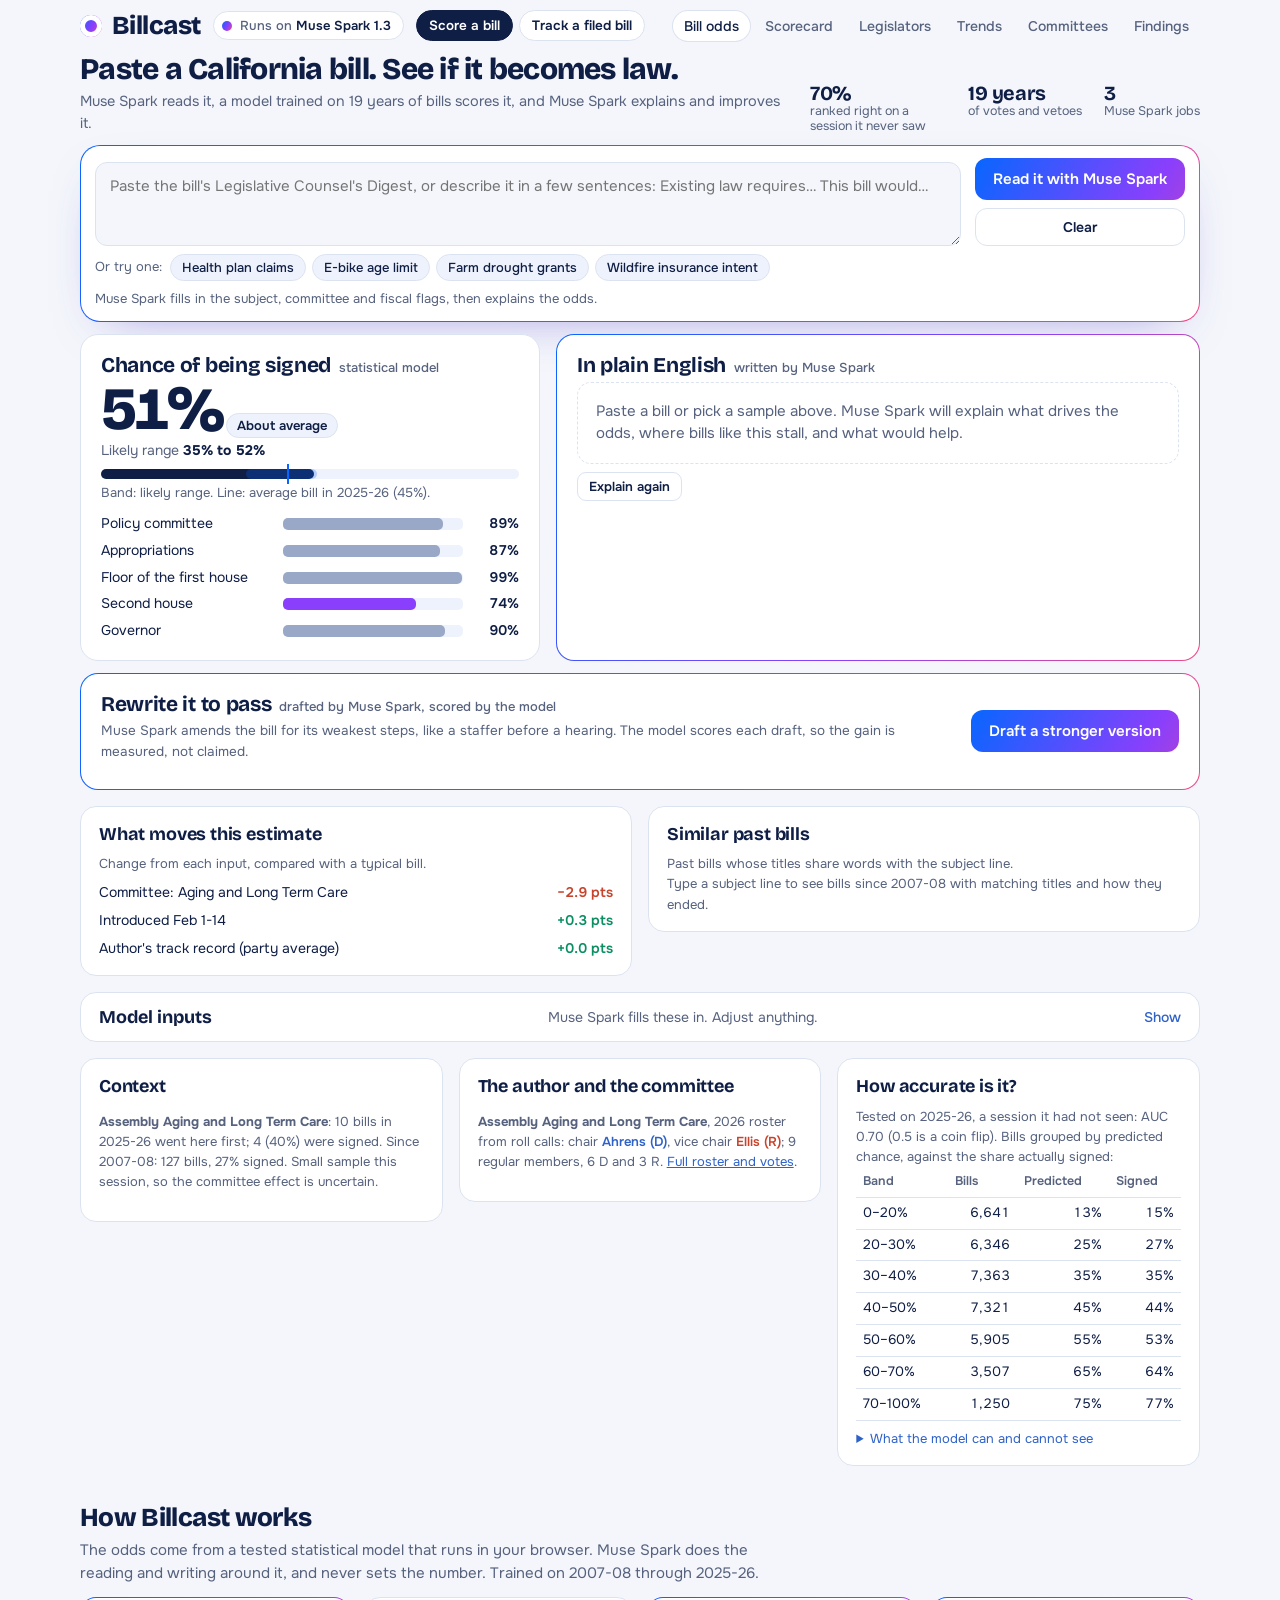
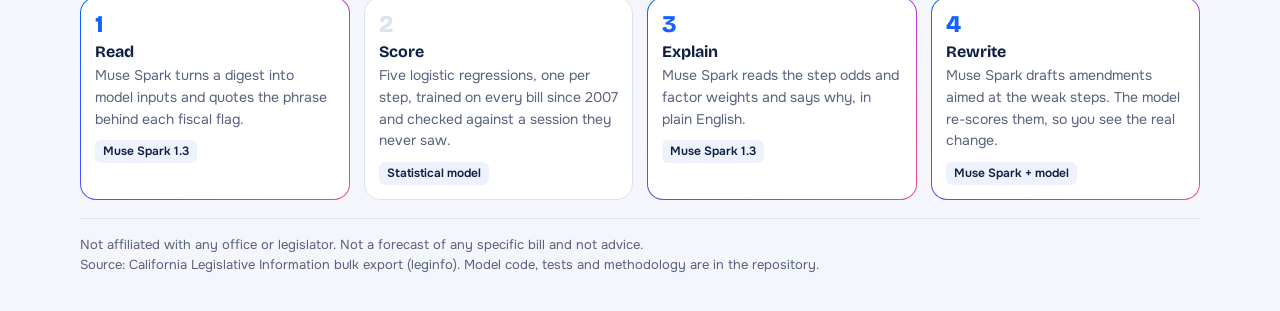
<file: site/index.html>
<!doctype html>
<html lang="en">
<head>
<meta charset="utf-8">
<meta name="viewport" content="width=device-width, initial-scale=1">
<link rel="icon" href="data:,">
<title>Billcast: what are a California bill's chances?</title>
<meta name="description" content="Estimate a proposed California bill's chance of clearing each step to the Governor's signature, from its author, first policy committee, fiscal features, coalition and timing. Trained on every legislator's bills since the 2007-08 session.">
<link rel="preconnect" href="https://fonts.googleapis.com"><link rel="preconnect" href="https://fonts.gstatic.com" crossorigin>
<link href="https://fonts.googleapis.com/css2?family=Bricolage+Grotesque:opsz,wght@12..96,500;12..96,700;12..96,800&family=Onest:wght@400;500;600&display=swap" rel="stylesheet">
<style>
:root{--bg:#F4F6FB;--panel:#fff;--ink:#0F1E45;--muted:#56627E;--line:#DCE3F0;--soft:#EEF2FC;
 --blue:#0866FF;--violet:#8A3FFC;--rose:#EE4B87;--gain:#0B8F62;--loss:#C8432B;--navy:var(--ink);--gold:#0866FF;--hi:#EEF2FC;--d:#2F62C9;--r:#C8432B;
 --muse:linear-gradient(120deg,#0866FF 0%,#8A3FFC 55%,#EE4B87 100%);
 --display:"Bricolage Grotesque",ui-sans-serif,system-ui,sans-serif;--body:"Onest",ui-sans-serif,system-ui,sans-serif}
@media (prefers-color-scheme:dark){:root:not([data-theme=light]){--bg:#0E1630;--panel:#16213F;--ink:#EAF0FF;--muted:#9DABCB;--line:#2A3963;--soft:#1C2A4E;--hi:#1C2A4E;--d:#7FA6FF;--r:#FF8A73;--gain:#3CCB97;--loss:#FF8A73}}
*{box-sizing:border-box}
body{margin:0;background:var(--bg);color:var(--ink);font:400 16px/1.55 var(--body);-webkit-font-smoothing:antialiased}
a{color:var(--d)}
:focus-visible{outline:2px solid var(--blue);outline-offset:2px;border-radius:6px}
.wrap{max-width:1160px;margin:0 auto;padding:0 20px}
/* Top bar */
header{padding:14px 0 0}
.bar{display:flex;align-items:center;gap:16px;flex-wrap:wrap}
.mark{font:800 26px/1 var(--display);letter-spacing:-.02em;color:var(--ink);text-decoration:none;display:flex;align-items:center;gap:10px}
.mark i{width:22px;height:22px;border-radius:50%;background:var(--muse);display:inline-block;box-shadow:inset 0 0 0 5px var(--panel)}
.powered{display:inline-flex;align-items:center;gap:8px;font:500 13px var(--body);color:var(--muted);border:1px solid var(--line);background:var(--panel);border-radius:999px;padding:5px 12px 5px 8px}
.powered b{color:var(--ink);font-weight:600}
.powered i{width:10px;height:10px;border-radius:50%;background:var(--muse)}
nav{display:flex;gap:4px;flex-wrap:wrap;margin-left:auto}
nav a{color:var(--muted);text-decoration:none;font:500 14px var(--body);padding:6px 11px;border-radius:999px}
nav a:hover{color:var(--ink);background:var(--soft)}
nav a[aria-current=page]{color:var(--ink);background:var(--panel);box-shadow:0 0 0 1px var(--line)}
nav a.brand{display:none}
/* Hero */
.hero{padding:22px 0 6px;display:grid;grid-template-columns:minmax(0,5fr) minmax(0,7fr);gap:32px;align-items:start}
.hero h1{font:800 clamp(32px,3.8vw,48px)/1 var(--display);letter-spacing:-.03em;margin:4px 0 12px;max-width:15ch}
.hero .lede{font-size:16px;color:var(--muted);max-width:46ch;margin:0 0 16px}
.proof{display:grid;grid-template-columns:repeat(3,minmax(0,1fr));gap:20px;margin:0;padding:14px 0 0;list-style:none;border-top:1px solid var(--line);max-width:520px}
.proof li{font-size:13.5px;color:var(--muted);line-height:1.35}
.proof b{display:block;font:700 22px/1.1 var(--display);color:var(--ink);letter-spacing:-.02em}
/* The Muse ring: everything Muse Spark touches */
.ring{border:1.5px solid transparent;background:linear-gradient(var(--panel),var(--panel)) padding-box,var(--muse) border-box;border-radius:20px}
.composer{padding:16px 16px 14px;box-shadow:0 18px 50px -28px rgba(76,55,200,.55)}
.composer label{display:block;font:600 14px var(--body);margin:0 0 6px}
.composer .hint{font-size:13px;color:var(--muted);font-weight:400;margin-left:6px}
.composer textarea{width:100%;min-height:108px;border:1px solid var(--line);background:var(--bg);color:var(--ink);border-radius:12px;padding:12px 14px;font:400 15px/1.5 var(--body);resize:vertical}
.composer input#kw{width:100%;border:1px solid var(--line);background:var(--bg);color:var(--ink);border-radius:10px;padding:9px 12px;font:500 15px var(--body);margin-bottom:12px}
.samples{display:flex;flex-wrap:wrap;gap:6px;margin:10px 0 12px;align-items:center}
.samples span{font-size:13px;color:var(--muted);margin-right:2px}
.samples button{font:500 13px var(--body);color:var(--ink);background:var(--soft);border:1px solid var(--line);border-radius:999px;padding:4px 11px;cursor:pointer}
.samples button:hover{border-color:var(--violet)}
.go-row{display:flex;gap:12px;align-items:center;flex-wrap:wrap}
.go{font:600 15px var(--body);color:#fff;background:var(--muse);border:0;border-radius:12px;padding:11px 18px;cursor:pointer;display:inline-flex;align-items:center;gap:10px;background-size:160% 100%;transition:background-position .4s}
.go:hover{background-position:100% 0}
.go[disabled]{cursor:progress;opacity:.85}
.go .spin{width:14px;height:14px;border-radius:50%;border:2px solid rgba(255,255,255,.4);border-top-color:#fff;display:none}
.go[disabled] .spin{display:inline-block;animation:sp 0.8s linear infinite}
@keyframes sp{to{transform:rotate(360deg)}}
.ghost{font:600 14px var(--body);color:var(--ink);background:var(--panel);border:1px solid var(--line);border-radius:12px;padding:9px 14px;cursor:pointer}
.ghost:hover{border-color:var(--violet)}
.ghost[disabled]{opacity:.6;cursor:progress}
#areadmsg{font-size:13.5px;color:var(--muted);margin-top:10px}
.chips{display:flex;flex-wrap:wrap;gap:6px;margin-top:8px}
.chips span{font-size:12.5px;background:var(--soft);border:1px solid var(--line);border-radius:8px;padding:3px 9px;color:var(--ink)}
.chips span b{font-weight:600}
.trace{display:inline-flex;gap:10px;align-items:center;font-size:12.5px;color:var(--muted);margin-top:10px}
.trace i{width:8px;height:8px;border-radius:50%;background:var(--muse)}
/* Results */
.results{display:grid;grid-template-columns:minmax(0,5fr) minmax(0,7fr);gap:16px;margin:16px 0}
.card{background:var(--panel);border:1px solid var(--line);border-radius:18px;padding:18px 20px}
.card h2{font:700 21px/1.2 var(--display);letter-spacing:-.015em;margin:0 0 4px}
.card h2 .who{font:500 13px var(--body);color:var(--muted);margin-left:8px;letter-spacing:0}
.sub{font-size:13.5px;color:var(--muted);margin:0 0 8px}
.big{font:800 72px/.9 var(--display);letter-spacing:-.05em;margin:8px 0 4px;font-variant-numeric:tabular-nums}
.band{display:inline-block;font:600 13px var(--body);padding:3px 10px;border-radius:999px;background:var(--soft);border:1px solid var(--line);vertical-align:middle;margin-left:4px}
.range{font-size:15px;color:var(--muted);margin:8px 0 0}
.range b{color:var(--ink)}
.gauge{height:10px;background:var(--soft);border-radius:6px;position:relative;margin:12px 0 6px}
.gauge .fill{height:100%;border-radius:6px;background:var(--ink)}
.gauge .rng{position:absolute;top:0;bottom:0;background:rgba(8,102,255,.25);border-radius:6px}
.gauge .base{position:absolute;top:-5px;bottom:-5px;width:2px;background:var(--blue)}
.small{font-size:13px;color:var(--muted)}
.steps{display:grid;grid-template-columns:minmax(110px,170px) 1fr 44px;gap:5px 12px;align-items:center;font-size:14px;margin-top:6px}
.steps .track{background:var(--soft);border-radius:5px;height:12px}
.steps .fill{height:100%;border-radius:5px;background:#9AA8C7}
.steps .fill.low{background:var(--violet)}
.steps .val{text-align:right;font-variant-numeric:tabular-nums;font-weight:600}
.card.ring{border:1.5px solid transparent;background:linear-gradient(var(--panel),var(--panel)) padding-box,var(--muse) border-box}
.muse-card{padding:18px 20px}
.ai-out{font-size:15px}
.ai-out .headline{font:700 20px/1.25 var(--display);letter-spacing:-.015em;margin:4px 0 8px}
.ai-out p{margin:6px 0}
.ai-out h3{font:600 14px var(--body);margin:12px 0 2px;color:var(--ink)}
.ai-out ul{margin:0;padding-left:20px}.ai-out li{margin:2px 0}
.ai-err{color:var(--loss)}
.empty{color:var(--muted);font-size:15px;border:1px dashed var(--line);border-radius:14px;padding:18px}
.skel{height:12px;border-radius:6px;background:linear-gradient(90deg,var(--soft),var(--line),var(--soft));background-size:200% 100%;animation:sk 1.2s linear infinite;margin:10px 0}
@keyframes sk{to{background-position:-200% 0}}
/* Rewrite */
.amend{margin:0 0 16px;padding:18px 20px}
.amend-top{display:flex;justify-content:space-between;gap:16px;align-items:flex-start;flex-wrap:wrap}
.vs{display:grid;grid-template-columns:1fr 1fr;gap:14px;margin-top:10px}
.vs > div{border:1px solid var(--line);border-radius:14px;padding:12px 14px;background:var(--bg)}
.vs h3{font:600 13px var(--body);color:var(--muted);margin:0}
.vs .num{font:800 44px/1 var(--display);letter-spacing:-.04em;margin:6px 0;font-variant-numeric:tabular-nums}
.vs .num small{font:700 18px var(--display);margin-left:8px;letter-spacing:0}
.vs .num small.up{color:var(--gain)}.vs .num small.dn{color:var(--loss)}
.vs .dg{font-size:14px;color:var(--ink);margin:8px 0 0}
.vs .subj{font-weight:600;font-size:14px}
.ministeps{display:grid;grid-template-columns:1fr auto;gap:2px 10px;font-size:13px;color:var(--muted);margin-top:10px}
.ministeps b{font-variant-numeric:tabular-nums;color:var(--ink);font-weight:600}
/* Detail panels */
.grid2{display:grid;grid-template-columns:minmax(0,1fr) minmax(0,1fr);gap:16px;align-items:start}
.grid3{display:grid;grid-template-columns:repeat(3,minmax(0,1fr));gap:16px;align-items:start}.grid3>div{min-width:0}
.panel{background:var(--panel);border:1px solid var(--line);border-radius:16px;padding:16px 18px;margin-bottom:16px}
.panel h2{margin:0 0 8px;font:700 18px/1.3 var(--display);letter-spacing:-.01em}
.fac{display:grid;grid-template-columns:1fr 76px;gap:6px 10px;font-size:14px;margin-top:8px}
.fac .up{color:var(--gain);text-align:right;font-variant-numeric:tabular-nums;font-weight:600}.fac .dn{color:var(--loss);text-align:right;font-variant-numeric:tabular-nums;font-weight:600}
details.inputs{background:var(--panel);border:1px solid var(--line);border-radius:16px;margin-bottom:16px}
details.inputs > summary{cursor:pointer;padding:13px 18px;font:700 18px var(--display);list-style:none;display:flex;justify-content:space-between;align-items:center}
details.inputs > summary::after{content:"Show";font:500 14px var(--body);color:var(--d)}
details.inputs[open] > summary::after{content:"Hide"}
details.inputs > summary span{font:400 14px var(--body);color:var(--muted);margin-left:10px}
.inputs-body{padding:0 18px 18px;display:grid;grid-template-columns:1fr 1fr;gap:4px 24px}
.f{margin-bottom:14px}
.f label.h{display:block;font-size:13px;font-weight:600;color:var(--muted);margin-bottom:5px}
select,input[type=number],input[type=search]{width:100%;background:var(--panel);color:var(--ink);border:1px solid var(--line);border-radius:10px;padding:8px 10px;font:500 14px var(--body)}
.chk{display:grid;grid-template-columns:1fr;gap:6px;font-size:14px}
.chk label{display:flex;gap:8px;align-items:flex-start}
input[type=checkbox]{accent-color:var(--blue)}
.row2{display:grid;grid-template-columns:1fr 1fr;gap:12px}
/* How it works: a real sequence */
.how{margin:22px 0 6px}
.how h2{font:800 26px/1.1 var(--display);letter-spacing:-.025em;margin:0 0 6px}
.how > p{color:var(--muted);max-width:70ch;margin:0 0 12px;font-size:15px}
.flow{display:grid;grid-template-columns:repeat(4,minmax(0,1fr));gap:14px;counter-reset:s;list-style:none;padding:0;margin:0}
.flow li{counter-increment:s;background:var(--panel);border:1px solid var(--line);border-radius:16px;padding:14px}
.flow li.m{border:1.5px solid transparent;background:linear-gradient(var(--panel),var(--panel)) padding-box,var(--muse) border-box}
.flow li::before{content:counter(s);font:800 24px/1 var(--display);color:var(--line);display:block;margin-bottom:6px}
.flow li.m::before{background:var(--muse);-webkit-background-clip:text;background-clip:text;color:transparent}
.flow b{display:block;font:700 16px var(--display);margin-bottom:4px}
.flow p{margin:0;font-size:14px;color:var(--muted)}
.flow .who{display:inline-block;font-size:12px;font-weight:600;margin-top:10px;color:var(--ink);background:var(--soft);border-radius:6px;padding:2px 8px}
.note{background:var(--soft);border:1px solid var(--line);border-radius:14px;padding:12px 16px;margin:0 0 20px;font-size:14px;color:var(--muted)}
.note b{color:var(--ink)}
.modes{display:flex;gap:6px;margin:14px 0 0}
.modes button{font:600 15px var(--body);padding:9px 16px;border-radius:999px;border:1px solid var(--line);background:var(--panel);color:var(--ink);cursor:pointer}
.modes button[aria-selected=true]{background:var(--ink);color:var(--panel);border-color:var(--ink)}
.layout{display:grid;grid-template-columns:minmax(0,1fr) minmax(0,1fr);gap:20px;align-items:start}
.layout>div,.grid2>div{min-width:0}
.tl{display:grid;grid-template-columns:110px 1fr 48px;gap:6px 10px;align-items:center;font-size:14px;margin-top:8px}
.tl .track{background:var(--soft);border-radius:4px;height:12px}.tl .fill{height:100%;border-radius:4px;background:var(--ink)}
.tl .val{text-align:right;font-variant-numeric:tabular-nums}
.pick{cursor:pointer}.pick:hover td{background:var(--soft)}
table{width:100%;border-collapse:collapse;font-size:13.5px}
th,td{padding:5px 7px;border-bottom:1px solid var(--line);text-align:left;vertical-align:top}
th{font-size:12.5px;color:var(--muted);font-weight:600}
td.n{text-align:right;font-variant-numeric:tabular-nums}
.D{color:var(--d);font-weight:600}.R{color:var(--r);font-weight:600}
.o-signed{color:var(--gain);font-weight:600}.o-vetoed{color:var(--loss);font-weight:600}.o-not_enacted{color:var(--muted)}
footer{color:var(--muted);font-size:13px;margin:18px 0 36px;border-top:1px solid var(--line);padding-top:16px}
main{padding:0}
.btn{background:var(--panel);color:var(--ink);border:1px solid var(--line);border-radius:8px;padding:5px 11px;font:500 13px var(--body);cursor:pointer}
.btn.sm{padding:2px 8px;font-size:12px}
.loading{color:var(--muted);font-size:14px}
/* Compact first screen: the rewrite box should be visible without scrolling on a laptop */
header{padding:10px 0 0}
.bar{gap:12px}
.bar .modes{margin:0}
.bar .modes button{font-size:13.5px;padding:6px 12px}
.hero{display:block;padding:12px 0 0}
.hero-top{display:flex;justify-content:space-between;align-items:flex-end;gap:24px;margin-bottom:10px}
.hero h1{font:800 30px/1.1 var(--display);letter-spacing:-.025em;margin:0 0 4px;max-width:none}
.hero .lede{font-size:14.5px;margin:0;max-width:none}
.proof{display:flex;gap:22px;padding:0;border:0;max-width:none;flex:none}
.proof li{font-size:12.5px;max-width:17ch;line-height:1.25}
.proof b{font-size:20px}
.composer{padding:12px 14px}
.comp-main{display:grid;grid-template-columns:minmax(0,1fr) auto;gap:14px;align-items:end}
.composer textarea{min-height:84px;height:84px}
.composer > .samples{margin:8px 0 0}
.comp-side .go-row{flex-direction:column;align-items:stretch;gap:8px}
.comp-side .samples{margin:0 0 10px}
.comp-foot{display:flex;flex-wrap:wrap;align-items:center;gap:6px 10px;margin-top:8px}
.comp-foot #areadmsg{margin:0;font-size:13px}
.comp-foot{flex-wrap:nowrap}
.comp-foot #areadmsg{flex:0 1 auto;min-width:0}
.comp-foot .chips{margin:0;display:flex;flex:1 1 auto;flex-wrap:wrap;gap:6px}
.amend-top{flex-wrap:nowrap;align-items:center}
.amend-top .go{flex:none}
@media (max-width:900px){.comp-foot{flex-wrap:wrap}.amend-top{flex-wrap:wrap}}
.results{margin:12px 0}
.big{font-size:60px;margin:4px 0 2px}
.range{margin:2px 0 0;font-size:14px}
.gauge{margin:8px 0 4px}
.odds-card .steps{margin-top:10px}
.muse-card .ai-out .headline{font-size:18px;margin:2px 0 6px}
.muse-card .ai-out{font-size:14px;line-height:1.45}
.muse-card .ai-out li{margin:1px 0}
.muse-card .ai-out .unseen{margin-top:8px}
.muse-card .ai-out .unseen b{font-weight:600}
.muse-card .ai-out p{margin:4px 0}
.muse-card .ai-cols{display:grid;grid-template-columns:1fr 1fr;gap:4px 18px}
.muse-card .ai-out h3{margin:8px 0 2px;font-size:13.5px}
.muse-foot{display:flex;justify-content:space-between;align-items:center;gap:10px;margin-top:8px;flex-wrap:wrap}
.muse-foot .trace{margin:0}
.ghost.sm{padding:5px 11px;font-size:13px;border-radius:9px}
@media (max-width:900px){.hero-top{flex-direction:column;align-items:flex-start}.comp-main{grid-template-columns:1fr}.muse-card .ai-cols{grid-template-columns:1fr}}
[hidden]{display:none!important}
@media (max-width:900px){.hero,.results,.grid2,.grid3,.layout{grid-template-columns:1fr}.hero{padding-top:26px;gap:24px}.flow{grid-template-columns:1fr 1fr}.inputs-body{grid-template-columns:1fr}}
@media (max-width:560px){.wrap{padding:0 16px}.vs{grid-template-columns:1fr}.flow{grid-template-columns:1fr}.big{font-size:76px}nav{margin-left:0}.card{padding:18px}.steps{grid-template-columns:96px 1fr 40px}}
@media (prefers-reduced-motion:reduce){*{animation:none!important;transition:none!important}}
</style>
</head>
<body>
<header><div class="wrap bar">
<a class="mark" href="index.html"><i aria-hidden="true"></i>Billcast</a>
<span class="powered" title="Muse Spark 1.3 through the Meta Model API"><i aria-hidden="true"></i><span>Runs on <b>Muse Spark 1.3</b></span></span>
<div class="modes" role="tablist"><button id="m-draft" role="tab" aria-selected="true">Score a bill</button><button id="m-track" role="tab" aria-selected="false">Track a filed bill</button></div>
<nav></nav>
</div></header>
<main><div class="wrap">
<section id="track" hidden>
<div class="note" id="tnote"></div>
<div class="layout">
<div>
<div class="panel"><h2>Find a bill</h2>
 <div class="f"><input id="tq" type="search" placeholder="Bill number, author or words, e.g. AB 2437 or wildfire"></div>
 <div id="tres" class="small"><p class="loading">Loading bills…</p></div>
</div>
</div>
<div>
<div class="panel" aria-live="polite"><h2>Odds over time</h2><div id="tbill" class="small">Pick a bill to see how its chance of being signed changed as it moved.</div></div>
<div class="panel"><h2>How accurate is tracking?</h2><div class="small">Each checkpoint has its own model, trained on earlier sessions and tested on <span id="ttest"></span>. AUC: how often a signed bill ranks above an unsigned one (0.5 is a coin flip).</div><div id="tacc"></div></div>
</div>
</div>
</section>
<section id="draft">
<div class="hero">
 <div class="hero-top">
  <div>
   <h1>Paste a California bill. See if it becomes law.</h1>
   <p class="lede">Muse Spark reads it, a model trained on 19 years of bills scores it, and Muse Spark explains and improves it.</p>
  </div>
  <ul class="proof">
   <li><b><span id="aucpct"></span></b>ranked right on a session it never saw</li>
   <li><b>19 years</b>of votes and vetoes</li>
   <li><b>3</b>Muse Spark jobs</li>
  </ul>
 </div>
 <div class="ring composer">
  <div class="comp-main">
   <textarea id="dg" aria-label="The bill: paste its Legislative Counsel's Digest, or describe it in a few sentences" placeholder="Paste the bill's Legislative Counsel's Digest, or describe it in a few sentences: Existing law requires… This bill would…"></textarea>
   <div class="comp-side">
    <div class="go-row">
     <button class="go" id="aread" type="button"><span class="spin" aria-hidden="true"></span><span class="lbl">Read it with Muse Spark</span></button>
     <button class="ghost" id="reset" type="button">Clear</button>
    </div>
   </div>
  </div>
  <div class="samples" id="samples"><span>Or try one:</span></div>
  <div class="comp-foot"><span id="areadmsg" aria-live="polite">Muse Spark fills in the subject, committee and fiscal flags, then explains the odds.</span><span class="chips" id="aread-ev"></span></div>
 </div>
</div>

<div class="results">
 <div class="card odds-card" aria-live="polite">
  <h2>Chance of being signed<span class="who">statistical model</span></h2>
  <div><span class="big" id="p"></span><span class="band" id="band"></span></div>
  <div class="range" id="range"></div>
  <div class="gauge"><div class="rng" id="grng"></div><div class="fill" id="gfill"></div><div class="base" id="gbase" title="Average bill"></div></div>
  <div class="small">Band: likely range. Line: average bill in <span id="baselabel"></span> (<span id="basepct"></span>).</div>
  <div class="steps" id="steps" aria-label="Chance of clearing each step; the weakest is in violet"></div>
 </div>
 <div class="ring card muse-card">
  <h2>In plain English<span class="who">written by Muse Spark</span></h2>
  <div class="ai-out" id="aout"><div class="empty">Paste a bill or pick a sample above. Muse Spark will explain what drives the odds, where bills like this stall, and what would help.</div></div>
  <div class="muse-foot"><div class="trace" id="trace" hidden></div><button class="ghost sm" id="aexp" type="button">Explain again</button></div>
 </div>
</div>

<div class="ring card amend">
 <div class="amend-top">
  <div><h2>Rewrite it to pass<span class="who">drafted by Muse Spark, scored by the model</span></h2>
  <p class="sub">Muse Spark amends the bill for its weakest steps, like a staffer before a hearing. The model scores each draft, so the gain is measured, not claimed.</p></div>
  <button class="go" id="amend" type="button"><span class="spin" aria-hidden="true"></span><span class="lbl">Draft a stronger version</span></button>
 </div>
 <div id="amout"></div>
</div>

<div class="grid2">
 <div class="panel"><h2>What moves this estimate</h2>
  <div class="small">Change from each input, compared with a typical bill.</div>
  <div class="fac" id="fac"></div>
 </div>
 <div class="panel"><h2>Similar past bills</h2>
  <div class="small">Past bills whose titles share words with the subject line.</div>
  <div id="sim" class="small"></div>
 </div>
</div>

<details class="inputs" id="inputs">
 <summary>Model inputs<span>Muse Spark fills these in. Adjust anything.</span></summary>
 <div class="inputs-body">
 <div>
  <div class="f"><label class="h" for="kw">Subject line</label><input id="kw" type="search" placeholder="e.g. Vehicles: registration services"></div>
  <div class="f"><label class="h" for="author">Lead author</label><select id="author"></select></div>
  <div class="row2" id="newrow" hidden>
   <div class="f"><label class="h" for="party">Party</label><select id="party"><option value="D">Democrat</option><option value="R">Republican</option></select></div>
   <div class="f"><label class="h" for="origin">House</label><select id="origin"><option>Assembly</option><option>Senate</option></select></div>
  </div>
  <div class="f"><label class="h" for="area">First policy committee</label><select id="area"></select></div>
  <div class="row2">
   <div class="f"><label class="h" for="window">Introduced</label><select id="window"><option value="early (Dec-Jan)">Dec to Jan</option><option value="Feb 1-14">Feb 1 to 14</option><option value="Feb 15-deadline">Feb 15 to deadline</option></select></div>
   <div class="f"><label class="h" for="coauth">Coauthors</label><input id="coauth" type="number" min="0" max="80" value="0"></div>
  </div>
 </div>
 <div>
  <div class="f"><label class="h">Fiscal features from the digest</label><div class="chk">
   <label><input type="checkbox" id="fiscal_committee">Goes to a fiscal committee</label>
   <label><input type="checkbox" id="appropriation">Makes an appropriation</label>
   <label><input type="checkbox" id="local_program">State-mandated local program</label>
   <label><input type="checkbox" id="taxlevy">Tax levy</label>
   <label><input type="checkbox" id="urgency">Urgency clause</label>
   <label><input type="checkbox" id="supermajority">Two-thirds vote required</label>
  </div></div>
  <div class="f"><label class="h">Coalition and form</label><div class="chk">
   <label><input type="checkbox" id="cross_party_coauthor">Coauthor from the other party</label>
   <label><input type="checkbox" id="joint_lead">Joint lead author</label>
   <label><input type="checkbox" id="cross_party_joint_lead">Joint lead from the other party</label>
   <label><input type="checkbox" id="spot_bill">Spot bill (intent language only)</label>
   <label><input type="checkbox" id="double_referred">Referred to two policy committees</label>
  </div></div>
  <button class="ghost" id="share" type="button">Copy link to this estimate</button>
 </div>
 </div>
</details>

<div class="grid3">
 <div class="panel"><h2>Context</h2><div id="ctx" class="small"></div></div>
 <div class="panel"><h2>The author and the committee</h2><div id="rel" class="small"><p class="loading">Loading rosters…</p></div></div>
 <div class="panel"><h2>How accurate is it?</h2>
  <div class="small">Tested on <span id="testsess"></span>, a session it had not seen: AUC <span id="auc"></span> (0.5 is a coin flip). Bills grouped by predicted chance, against the share actually signed:</div>
  <div id="calib"></div>
  <details style="margin-top:8px"><summary class="small" style="cursor:pointer;color:var(--d)">What the model can and cannot see</summary><div class="small" id="about" style="margin-top:6px"></div></details>
 </div>
</div>

<section class="how">
 <h2>How Billcast works</h2>
 <p>The odds come from a tested statistical model that runs in your browser. Muse Spark does the reading and writing around it, and never sets the number. Trained on <span id="trainrange"></span>.</p>
 <ol class="flow">
  <li class="m"><b>Read</b><p>Muse Spark turns a digest into model inputs and quotes the phrase behind each fiscal flag.</p><span class="who">Muse Spark 1.3</span></li>
  <li><b>Score</b><p>Five logistic regressions, one per step, trained on every bill since 2007 and checked against a session they never saw.</p><span class="who">Statistical model</span></li>
  <li class="m"><b>Explain</b><p>Muse Spark reads the step odds and factor weights and says why, in plain English.</p><span class="who">Muse Spark 1.3</span></li>
  <li class="m"><b>Rewrite</b><p>Muse Spark drafts amendments aimed at the weak steps. The model re-scores them, so you see the real change.</p><span class="who">Muse Spark + model</span></li>
 </ol>
</section>
</section>
<footer>Not affiliated with any office or legislator. Not a forecast of any specific bill and not advice.<br>Source: California Legislative Information bulk export (leginfo). Model code, tests and methodology are in the repository.</footer>
</div></main>
<script>if(/[?&](sess|chamber|scope|method|budget|sort)=/.test(location.search))location.replace("scorecard.html"+location.search+location.hash);</script>
<script src="common.js"></script>
<script src="insights.js"></script>
<script src="data/model.js"></script>
<script src="billcast-config.js"></script>
<script>
CL.nav("index.html");
const M = MODEL, MET = INSIGHTS.metrics, SM = MET.stages, {esc, label} = CL;
const $ = id => document.getElementById(id);
const pc = p => (100 * p).toFixed(0) + "%";
const BIN = ["double_referred","fiscal_committee","appropriation","urgency","taxlevy","local_program","supermajority","cross_party_coauthor","cross_party_joint_lead","spot_bill"];
const LABEL = {double_referred:"Referred to two policy committees", fiscal_committee:"Goes to a fiscal committee", appropriation:"Makes an appropriation", urgency:"Urgency clause", taxlevy:"Tax levy", local_program:"State-mandated local program", supermajority:"Two-thirds vote", cross_party_coauthor:"Coauthor from the other party", cross_party_joint_lead:"Joint lead from the other party", spot_bill:"Spot bill", joint_lead:"Joint lead author"};
const OUT = {signed:"Signed", vetoed:"Vetoed", not_enacted:"Did not pass"};
const STEPS = Object.keys(M.stage_names);
const REF = M.reference_session, COLS = M.stage_draws.columns, DRAWS = M.stage_draws.draws;
const TRAIN = MET.sessions;

// Header and notes from the data, so they stay right after each refresh
$("trainrange").textContent = `${label(TRAIN[0])} through ${label(TRAIN[TRAIN.length - 1])}`;
$("testsess").textContent = label(TRAIN[TRAIN.length - 1]);
const AUC = SM.out_of_session_auc;
$("auc").textContent = AUC.toFixed(2); $("aucpct").textContent = Math.round(AUC * 100) + "%";
$("basepct").textContent = pc(M.base_rate); $("baselabel").textContent = label(REF); $("gbase").style.left = (100 * M.base_rate) + "%";
const drawSessions = [...new Set(DRAWS.map(d => d.session))].sort();
const atyp = Object.entries(M.atypical_sessions || {});
$("about").innerHTML = `It learns from ${TRAIN.length} finished sessions (${MET.bills.toLocaleString()} bills), one model per step: policy committee, Appropriations (or not sent there), the floor of the first house, the second house, and the Governor. ` +
  `Inputs are the author's party, house and record across sessions, the first policy committee, the filing window, fiscal flags at introduction, coauthors, whether the author sits on or chairs the committee, double referral, and what the bill does: the words in its subject line and Legislative Counsel's Digest, scored by a separate text model. Recent sessions count more than older ones, so the model follows how the Legislature works now. ` +
  `Estimates are set to the level of ${label(REF)}, the latest finished session. The range comes from ${DRAWS.length} refits on resampled bills, each scored at the level of one past session (${drawSessions.map(label).join(", ")})` +
  (atyp.length ? `; ${atyp.map(([s, why]) => `${label(s)} (${why})`).join(", ")} is left out as atypical.` : ".") +
  ` A single model fit to the final outcome ranks bills about as well (AUC ${MET.out_of_session_auc.toFixed(2)}); the steps show where the risk sits. Not yet included: the full bill text beyond the digest, and support and opposition.`;

const authors = [...M.authors].sort((a, b) => a.member.localeCompare(b.member));
$("author").innerHTML = '<option value="">New or unlisted member</option>' +
  authors.map(a => `<option value="${esc(a.member)}">${esc(a.member)} (${a.party}, ${a.origin})</option>`).join("");
$("calib").innerHTML = "<table><thead><tr><th>Band</th><th class='n'>Bills</th><th class='n'>Predicted</th><th class='n'>Signed</th></tr></thead><tbody>" +
  SM.calibration.map(c => { const [lo, hi] = c.band.replace(/[(\]]/g, "").split(", ").map(Number);
    return `<tr><td style="white-space:nowrap">${Math.round(100*lo)}–${pc(hi)}</td><td class="n">${c.bills.toLocaleString()}</td><td class="n">${pc(c.predicted)}</td><td class="n">${pc(c.actual)}</td></tr>`; }).join("") + "</tbody></table>";

// Page state in the URL: every input, so an estimate can be shared
const DEF = {a: "", p: "D", o: "Assembly", c: "", w: "Feb 1-14", n: 0, f: "", k: "", g: ""};
const st0 = CL.readState(DEF);
function applyState(s) {
  $("author").value = authors.some(a => a.member === s.a) ? s.a : "";
  $("party").value = s.p; $("origin").value = s.o; $("window").value = s.w; $("coauth").value = s.n;
  const fl = new Set(String(s.f).split(",").filter(Boolean));
  for (const b of [...BIN, "joint_lead"]) $(b).checked = fl.has(b);
  $("kw").value = s.k; $("dg").value = s.g;
  fillAreas(); if (s.c) $("area").value = s.c;
}
function saveState() {
  if (!$("track").hidden) return;   // the tracking view keeps its own ?v=track&b= state
  CL.writeState({a: $("author").value, p: $("party").value, o: $("origin").value, c: $("area").value, w: $("window").value,
    n: +$("coauth").value || 0, f: [...BIN, "joint_lead"].filter(b => $(b).checked).join(","), k: $("kw").value, g: $("dg").value}, DEF);
}

// Committee rosters for the relationship panel, loaded after the estimate is on screen
const CMR = {ready: false};
function committeeFor(area) {
  if (!window.COMMITTEES) return null;
  const c = COMMITTEES.committees.find(x => x.name === area) || COMMITTEES.committees.find(x => x.code === COMMITTEES.area_code[area]);
  if (!c) return null;
  const y = Object.keys(c.years).sort().pop();
  const mem = ((window.CMY || {})[y] || {})[c.name];
  return mem ? {c, y, data: c.years[y], members: mem} : {c, y, data: c.years[y], members: null};
}

function state() {
  const a = authors.find(x => x.member === $("author").value) || null;
  $("newrow").hidden = !!a;
  const s = {party: a ? a.party : $("party").value, origin: a ? a.origin : $("origin").value,
    author_record: a ? a.author_record : (M.party_prior[$("party").value] ?? 0),
    policy_area: $("area").value, filing_window: $("window").value,
    log1p_coauthors: Math.log1p(Math.max(0, +$("coauth").value || 0)), joint_lead: +$("joint_lead").checked, a};
  for (const b of BIN) s[b] = +$(b).checked;
  if (s.cross_party_joint_lead) s.joint_lead = 1;
  const cy = committeeFor(s.policy_area), regs = cy && cy.members ? cy.members.filter(m => m[3] === "regular member") : [];
  const me = a ? regs.find(m => m[0] === a.member) : null;
  s.cy = cy;
  s.text_score = textScore($("kw").value + " " + $("dg").value);
  s.has_text = !!($("kw").value.trim() || $("dg").value.trim());
  s.author_on_committee = me ? 1 : 0;
  s.author_chairs_committee = me && me[2] === "Chair" ? 1 : 0;
  return s;
}
// Feature values by name, as in calleg.predict.design
function feats(s, session) {
  const f = {};
  for (const k of ["party", "origin", "policy_area", "filing_window"]) f[`${k}_${s[k]}`] = 1;
  f[`session_${session}`] = 1;
  for (const k of [...BIN, "log1p_coauthors", "joint_lead", "author_record", "author_on_committee", "author_chairs_committee"]) f[k] = s[k] || 0;
  f.text_score = s.text_score;
  return f;
}
// What the bill does: subject line and summary as TF-IDF (unigrams and bigrams, sublinear
// counts, idf from training, unit length), scored by the text model, as in calleg.predict
// The word weights (data/text.js) load the first time a subject or summary is typed.
let TXT = null, TIX = {};
const TYPICAL = M.text ? M.text.typical_score : 0;
function loadText() {
  return CL.load("data/text.js").then(() => {
    if (TXT) return;
    TXT = window.TEXTMODEL; TIX = Object.fromEntries(TXT.vocab.map((w, i) => [w, i])); render();
  }).catch(() => {});
}
function textScore(str) {
  const t = (str || "").toLowerCase().match(/\b[a-z][a-z]+\b/g) || [];
  if (!TXT || !t.length) return TYPICAL;
  const c = {};
  for (const g of [...t, ...t.slice(1).map((w, i) => t[i] + " " + w)]) if (g in TIX) c[g] = (c[g] || 0) + 1;
  const v = Object.entries(c).map(([g, n]) => [TIX[g], (1 + Math.log(n)) * TXT.idf[TIX[g]]]);
  const norm = Math.hypot(...v.map(x => x[1])) || 1;
  return v.reduce((z, [i, x]) => z + TXT.coef[i] * x / norm, TXT.intercept);
}
const sig = z => 1 / (1 + Math.exp(-z));
function steps(s) {
  const f = feats(s, REF);
  return STEPS.map(k => { const m = M.stages[k]; let z = m.intercept; for (const x in f) z += (m.coef[x] || 0) * f[x]; return sig(z); });
}
const P = s => steps(s).reduce((a, b) => a * b, 1);
function range(s) {
  const out = DRAWS.map(d => {
    const f = feats(s, d.session), v = COLS.map(c => f[c] || 0);
    return STEPS.reduce((p, k) => { const w = d[k]; let z = w[0]; for (let j = 0; j < v.length; j++) if (v[j]) z += w[j + 1] * v[j]; return p * sig(z); }, 1);
  }).sort((a, b) => a - b);
  const q = t => out[Math.min(out.length - 1, Math.max(0, Math.round(t * (out.length - 1))))];
  return [q(0.1), q(0.9)];
}
const avgP = (s, key, vals) => vals.reduce((t, v) => t + P({...s, [key]: v}), 0) / vals.length;
function fillAreas() {
  const o = state().origin, cur = $("area").value;
  const areas = M.policy_areas.filter(x => x.startsWith(o));
  $("area").innerHTML = areas.map(x => `<option${x === cur ? " selected" : ""}>${esc(x)}</option>`).join("");
}
function band(p) {
  return p < .25 ? "Long odds" : p < .38 ? "Below average" : p < .52 ? "About average" : p < .62 ? "Above average" : "Strong";
}
function render() {
  const s = state(), sp = steps(s), p = sp.reduce((a, b) => a * b, 1), [lo0, hi0] = range(s), lo = Math.min(lo0, p), hi = Math.max(hi0, p);
  $("p").textContent = pc(p); $("band").textContent = band(p); $("gfill").style.width = (100 * p) + "%";
  $("range").innerHTML = `Likely range <b>${pc(lo)} to ${pc(hi)}</b>`;
  $("grng").style.left = (100 * lo) + "%"; $("grng").style.width = (100 * (hi - lo)) + "%";
  const low = sp.indexOf(Math.min(...sp));
  $("steps").innerHTML = STEPS.map((k, i) => `<div>${esc(M.stage_names[k])}</div><div class="track"><div class="fill${i === low ? " low" : ""}" style="width:${100 * sp[i]}%"></div></div><div class="val">${pc(sp[i])}</div>`).join("");
  const f = [];
  const areas = M.policy_areas.filter(x => x.startsWith(s.origin));
  f.push([`Committee: ${s.policy_area.replace(/^(Assembly|Senate) /, "")}`, p - avgP(s, "policy_area", areas)]);
  f.push([`Author's track record${s.a ? "" : " (party average)"}`, p - P({...s, author_record: M.party_prior[s.party] ?? 0})]);
  f.push([`Introduced ${s.filing_window}`, p - avgP(s, "filing_window", M.filing_windows)]);
  if (s.has_text && TXT) f.push([`What the bill does (subject and summary)`, p - P({...s, text_score: TYPICAL})]);
  if (s.log1p_coauthors) f.push([`${$("coauth").value} coauthors`, p - P({...s, log1p_coauthors: 0})]);
  if (s.joint_lead) f.push([LABEL.joint_lead, p - P({...s, joint_lead: 0, cross_party_joint_lead: 0})]);
  for (const b of BIN) if (s[b] && b !== "cross_party_joint_lead") f.push([LABEL[b], p - P({...s, [b]: 0})]);
  if (s.cross_party_joint_lead) f.push([LABEL.cross_party_joint_lead, p - P({...s, cross_party_joint_lead: 0})]);
  if (s.author_chairs_committee) f.push(["Author chairs the committee", p - P({...s, author_chairs_committee: 0})]);
  if (s.author_on_committee) f.push(["Author sits on the committee", p - P({...s, author_on_committee: 0, author_chairs_committee: 0})]);
  f.sort((x, y) => Math.abs(y[1]) - Math.abs(x[1]));
  LAST = {s, p, lo, hi, sp, f};
  $("fac").innerHTML = f.map(([l, d]) => `<div>${esc(l)}</div><div class="${d >= 0 ? "up" : "dn"}">${d >= 0 ? "+" : "−"}${Math.abs(100 * d).toFixed(1)} pts</div>`).join("");
  const as = M.area_stats[s.policy_area] || [0, 0, 0, 0], cur = label(M.current_session);
  let ctx = `<p><b>${esc(s.policy_area)}</b>: ${as[0]} bills in ${cur} went here first; ${as[1]} (${as[0] ? pc(as[1] / as[0]) : "–"}) were signed. Since ${label(M.first_session)}: ${as[2]} bills, ${as[2] ? pc(as[3] / as[2]) : "–"} signed.${as[0] < 20 ? " Small sample this session, so the committee effect is uncertain." : ""}</p>`;
  if (s.a) { const n = s.a.lead_bills_current, sg = s.a.lead_signed_current, all = s.a.bills_all_sessions;
    ctx += `<p><b>${esc(s.a.member)}</b>: ${n} bills as first-listed lead author in ${cur}, ${sg} signed (${n ? pc(sg / n) : "–"}).` +
      (all && s.a.sessions > 1 ? ` Across ${s.a.sessions} finished sessions: ${all} bills, ${s.a.signed_all_sessions} signed (${pc(s.a.signed_all_sessions / all)}).` : "") +
      ` The model uses the full record, shrunk toward the party average, more so for members with few bills.` +
      (s.a.slug ? ` <a href="legislator.html?p=${encodeURIComponent(s.a.slug)}">Full record</a>.` : "") + `</p>`; }
  $("ctx").innerHTML = ctx;
  relPanel(s);
  saveState();
}
function relPanel(s) {
  if (!CMR.ready) return;
  if (!s.cy || !s.cy.members) { $("rel").innerHTML = "<p>No roll-call roster for this committee.</p>"; return; }
  const {c, y, members} = s.cy, regs = members.filter(m => m[3] === "regular member");
  const ch = regs.find(m => m[2] === "Chair"), vc = regs.find(m => m[2] === "Vice Chair");
  const nd = regs.filter(m => m[1] === "D").length, nr = regs.filter(m => m[1] === "R").length;
  let h = `<p><b>${esc(c.name)}</b>, ${y} roster from roll calls: chair ${ch ? `<span class="${ch[1]}">${esc(ch[0])} (${ch[1]})</span>` : "not recorded"}, vice chair ${vc ? `<span class="${vc[1]}">${esc(vc[0])} (${vc[1]})</span>` : "not recorded"}; ${regs.length} regular members, ${nd} D and ${nr} R. <a href="committees.html?c=${encodeURIComponent(c.name)}&y=${y}">Full roster and votes</a>.</p>`;
  if (s.a) {
    h += `<p>${esc(s.a.member)} ${s.author_chairs_committee ? "chairs this committee" : s.author_on_committee ? "sits on this committee" : "does not sit on this committee"} (${y}).</p>`;
    if (!window.PAIRS) { h += '<p class="loading">Loading votes…</p>'; CL.load("data/committee_pairs.js").then(render); }
    else {
      const [ia, im, iy, ino] = ["author", "member", "yes", "no"].map(k => PAIRS.pair_cols.indexOf(k));
      const names = new Set(regs.map(m => m[0]));
      const rows = PAIRS.pairs.filter(r => r[ia] === s.a.member && names.has(r[im])).sort((a, b) => (a[iy] + a[ino]) < (b[iy] + b[ino]) ? 1 : -1);
      const ty = rows.reduce((t, r) => t + r[iy], 0), tn = rows.reduce((t, r) => t + r[ino], 0);
      if (rows.length) {
        const party = Object.fromEntries(regs.map(m => [m[0], m[1]]));
        h += `<p>Current members' committee votes on ${esc(s.a.member)}'s ${label(PAIRS.pairs_session)} bills (any committee): ${ty} yes, ${tn} no.</p><div style="max-height:220px;overflow:auto"><table><thead><tr><th>Member</th><th class="n">Yes</th><th class="n">No</th></tr></thead><tbody>` +
          rows.map(r => `<tr><td><span class="${party[r[im]] || ""}">${esc(r[im])}</span></td><td class="n">${r[iy]}</td><td class="n">${r[ino]}</td></tr>`).join("") + "</tbody></table></div>";
      } else h += "<p>No recorded committee votes by these members on this author's bills.</p>";
    }
  }
  $("rel").innerHTML = h;
}
let LAST = null;
// Similar past bills: the bill list loads on first use
let B = null, simHits = [];
function similar() {
  const w = $("kw").value.toLowerCase().split(/\W+/).filter(x => x.length > 2);
  if (!w.length) { $("sim").innerHTML = `Type a subject line to see bills since ${label(M.first_session)} with matching titles and how they ended.`; return; }
  if (!B) { $("sim").innerHTML = '<p class="loading">Loading the bill list…</p>';
    CL.load("data/bills_index.js").then(() => { const OC = {s: "signed", v: "vetoed", n: "not_enacted"};
      B = BILLS.rows.map(r => ({session: r[0], bill_id: r[1], title: r[2], member: BILLS.members[r[3]], party: r[4], policy_area: BILLS.areas[r[5]], outcome: OC[r[6]]})); similar(); }); return; }
  const hits = B.map(b => ({b, n: w.filter(x => b.title.toLowerCase().includes(x)).length})).filter(x => x.n)
    .sort((x, y) => y.n - x.n || y.b.session - x.b.session || x.b.bill_id.localeCompare(y.b.bill_id, undefined, {numeric: true}));
  const top = hits.filter(x => x.n === w.length).length ? hits.filter(x => x.n === w.length) : hits;
  simHits = top.map(x => x.b);
  const sg = top.filter(x => x.b.outcome === "signed").length;
  $("sim").innerHTML = top.length ? `<p>${top.length} bill${top.length > 1 ? "s match" : " matches"}${top.filter(x => x.n === w.length).length ? " every word" : " some words"}; ${sg} signed (${pc(sg / top.length)}). <button class="btn sm" id="simcsv">CSV</button></p><div style="max-height:250px;overflow:auto"><table><thead><tr><th>Bill</th><th>Title</th><th>Author</th><th>Outcome</th></tr></thead><tbody>` +
    top.slice(0, 60).map(({b}) => `<tr><td><a href="${CL.leginfo(b.session, b.bill_id)}" target="_blank" rel="noopener">${esc(b.bill_id)}</a><div class="small">${label(b.session)}</div></td><td>${esc(b.title)}</td><td><span class="${b.party}">${esc(b.member)}</span></td><td class="o-${b.outcome}">${OUT[b.outcome]}</td></tr>`).join("") + "</tbody></table></div>" : "<p>No matching titles.</p>";
}
$("sim").addEventListener("click", e => { if (e.target.id === "simcsv")
  CL.csv(`similar-bills-${$("kw").value.trim().replace(/\W+/g, "-").toLowerCase()}.csv`, simHits.map(b => ({session: label(b.session), ...b})), ["session", "bill_id", "title", "member", "party", "policy_area", "outcome"]); });
let kwTimer;
document.querySelectorAll("select,input,textarea").forEach(e => e.addEventListener("input", () => {
  if (e.id === "kw" || e.id === "dg") loadText();
  if (LAST && $("aout").querySelector(".headline")) $("aout").insertAdjacentHTML("afterbegin", $("aout").querySelector(".stale") ? "" : '<p class="small stale">The inputs changed. Press Explain again for a fresh read.</p>');
  if (e.id === "kw") { clearTimeout(kwTimer); kwTimer = setTimeout(() => { similar(); render(); }, 200); return; }
  if (["author", "origin", "party"].includes(e.id)) fillAreas();
  render();
}));
$("reset").addEventListener("click", () => { applyState(DEF); similar(); render();
  $("aout").innerHTML = '<div class="empty">Paste a bill or pick a sample above. Muse Spark will explain what drives the odds, where bills like this stall, and what would help.</div>';
  $("amout").innerHTML = ""; $("aread-ev").innerHTML = ""; $("trace").hidden = true; $("areadmsg").className = "";
  $("areadmsg").textContent = "Muse Spark fills in the subject, committee and fiscal flags, then explains the odds."; $("dg").focus(); });
CL.shareButton($("share"));
// Track a filed bill: precomputed odds at each checkpoint (data/tracking.js, loaded on first use)
const TS = new URLSearchParams(location.search);
let TR = null, trackSel = TS.get("b") || "";
function setMode(m) {
  $("m-draft").setAttribute("aria-selected", m === "draft"); $("m-track").setAttribute("aria-selected", m === "track");
  $("draft").hidden = m !== "draft"; $("track").hidden = m !== "track";
  const u = new URL(location.href);
  if (m === "track") { u.searchParams.set("v", "track"); if (trackSel) u.searchParams.set("b", trackSel); } else { u.searchParams.delete("v"); u.searchParams.delete("b"); }
  history.replaceState(null, "", u);
  if (m === "track" && !TR) CL.load("data/tracking.js").then(initTrack).catch(() => { $("tres").innerHTML = "<p>Could not load bills.</p>"; });
}
const LBL = k => k === 0 ? "At introduction" : `Day ${k}`;
function initTrack() {
  const T = window.TRACKING, ci = Object.fromEntries(T.cols.map((c, i) => [c, i]));
  TR = T.rows.map(r => ({bill: r[ci.bill_id], title: r[ci.title], member: r[ci.member], party: r[ci.party], area: r[ci.policy_area], intro: r[ci.introduced], outcome: r[ci.outcome],
    p: T.checkpoints.map(k => r[ci["p" + k]])}));
  const acc = T.accuracy, lab = label(T.session);
  $("ttest").textContent = label(T.session);
  $("tacc").innerHTML = "<table><thead><tr><th>When</th><th class='n'>AUC</th><th class='n'>Predicted signed</th><th class='n'>Actually signed</th></tr></thead><tbody>" +
    acc.map(a => `<tr><td>${LBL(a.days)}</td><td class="n"><b>${a.auc.toFixed(2)}</b></td><td class="n">${pc(a.predicted_rate)}</td><td class="n">${pc(a.actual_rate)}</td></tr>`).join("") + "</tbody></table>";
  const best = acc.find(a => a.auc >= 0.7);
  $("tnote").innerHTML = T.complete
    ? `<b>${lab} is finished</b>, so these are the odds the model would have given each bill at the time, from models trained only on earlier sessions, next to how each bill ended. Live odds start when the next session's bills are in print. ${best ? `From ${LBL(best.days).toLowerCase()} on, the model ranks bills with AUC ${best.auc.toFixed(2)} or better.` : ""}`
    : `<b>Odds as of ${T.asof}</b> for every ${lab} bill, from what has happened to it so far: hearings set or canceled, amendments, committee votes, the suspense file. The odds update with each weekly data refresh.`;
  trackSearch(); if (trackSel) showBill(trackSel);
}
function latest(b) { for (let i = b.p.length - 1; i >= 0; i--) if (b.p[i] != null) return [b.p[i], i]; return [null, -1]; }
function trackSearch() {
  if (!TR) return;
  const q = $("tq").value.trim().toLowerCase(), qn = q.replace(/\s+/g, "");
  let hits = !q ? [] : /^(ab|sb)\d+$/.test(qn) ? TR.filter(b => b.bill.toLowerCase() === qn)
    : TR.filter(b => { const t = (b.title + " " + b.member + " " + b.bill).toLowerCase(); return q.split(/\s+/).every(w => t.includes(w)); });
  if (!q) { $("tres").innerHTML = `${TR.length.toLocaleString()} bills from ${label(TRACKING.session)}. Search by bill number (AB 2437), author or words in the title.`; return; }
  $("tres").innerHTML = hits.length ? `<p>${hits.length} bill${hits.length > 1 ? "s" : ""}${hits.length > 50 ? ", first 50 shown" : ""}.</p><table><thead><tr><th>Bill</th><th>Title</th><th class="n">Latest odds</th><th>Outcome</th></tr></thead><tbody>` +
    hits.slice(0, 50).map(b => { const [p] = latest(b); return `<tr class="pick" data-b="${esc(b.bill)}"><td><b>${esc(b.bill)}</b><div class="small"><span class="${b.party}">${esc(b.member)}</span></div></td><td>${esc(b.title)}</td><td class="n">${p == null ? "–" : pc(p)}</td><td class="o-${b.outcome}">${OUT[b.outcome] || "Pending"}</td></tr>`; }).join("") + "</tbody></table>" : "<p>No matching bills.</p>";
}
function showBill(id) {
  const b = TR && TR.find(x => x.bill === id); if (!b) return;
  trackSel = id; const u = new URL(location.href); u.searchParams.set("b", id); history.replaceState(null, "", u);
  const ks = TRACKING.checkpoints, [p, i] = latest(b);
  $("tbill").innerHTML = `<p><b>${esc(b.bill)}</b>: ${esc(b.title)}<br><span class="${b.party}">${esc(b.member)} (${b.party})</span> · ${esc(b.area)} · introduced ${b.intro} · <a href="${CL.leginfo(TRACKING.session, b.bill)}" target="_blank" rel="noopener">Bill history</a></p>` +
    `<div class="big">${p == null ? "–" : pc(p)}</div><div>${i >= 0 ? `Latest estimate (${LBL(ks[i]).toLowerCase()})` : ""} · Outcome: <span class="o-${b.outcome}">${OUT[b.outcome] || "Pending"}</span></div>` +
    `<div class="tl">${ks.map((k, j) => b.p[j] == null ? "" : `<div>${LBL(k)}</div><div class="track"><div class="fill" style="width:${100 * b.p[j]}%"></div></div><div class="val">${pc(b.p[j])}</div>`).join("")}</div>`;
}
$("tq").addEventListener("input", trackSearch);
$("tres").addEventListener("click", e => { const r = e.target.closest("tr.pick"); if (r) showBill(r.dataset.b); });
$("m-draft").addEventListener("click", () => setMode("draft"));
$("m-track").addEventListener("click", () => setMode("track"));
if (TS.get("v") === "track") { setMode("track"); if (trackSel) $("tq").value = trackSel; }

// Muse Spark (Meta Model API) through the Billcast server function, which holds the key
const AI = window.BILLCAST || {};
async function museCall(body) {
  if (!AI.endpoint) throw new Error("The Muse Spark connection is not set up on this site yet.");
  const t0 = performance.now();
  const r = await fetch(AI.endpoint, {method: "POST", headers: {"Content-Type": "application/json",
    ...(AI.anonKey ? {Authorization: `Bearer ${AI.anonKey}`, apikey: AI.anonKey} : {})}, body: JSON.stringify(body)});
  const j = await r.json().catch(() => ({}));
  if (!r.ok || j.error) throw new Error(j.error || `Muse Spark request failed (${r.status}). Try again.`);
  j._ms = Math.round(performance.now() - t0);
  return j;
}
function traceText(r, what) {
  const u = r.usage ? `, ${r.usage.input.toLocaleString()} tokens in, ${r.usage.output.toLocaleString()} out` : "";
  return `<i aria-hidden="true"></i>${esc(what)} by ${esc(r.model || "Muse Spark")} in ${(r._ms / 1000).toFixed(1)}s${u}`;
}
function busy(btn, on, text) { btn.disabled = on; const l = btn.querySelector(".lbl"); if (text) (l || btn).textContent = text; }
const FLAGS = ["fiscal_committee", "appropriation", "local_program", "taxlevy", "urgency", "supermajority", "spot_bill"];

// Sample bills (written for this demo, not real bills)
const SAMPLES = [
  ["Health plan claims", "Existing law requires a health care service plan to pay a complete claim within 30 working days of receipt. This bill would require plans to accept claims and supporting documentation electronically and to pay claims needing additional documentation review within 15 working days of receiving that documentation, with interest on late payments. Vote: majority. Appropriation: no. Fiscal committee: yes. State-mandated local program: yes."],
  ["E-bike age limit", "Existing law prohibits a person under 16 years of age from operating a class 3 electric bicycle. This bill would prohibit a person under 12 years of age from operating any electric bicycle on a public road or bikeway, and would make a violation an infraction punishable by a fine of up to $25. Vote: majority. Appropriation: no. Fiscal committee: yes. State-mandated local program: yes."],
  ["Farm drought grants", "This bill would establish the Small Farm Water Resilience Grant Program in the Department of Food and Agriculture to fund drip irrigation and soil moisture monitoring for farms under 500 acres, and would appropriate $50,000,000 from the General Fund for the program. Vote: two-thirds. Appropriation: yes. Fiscal committee: yes. State-mandated local program: no."],
  ["Wildfire insurance intent", "This bill would state the intent of the Legislature to enact legislation to improve the availability of residential property insurance in areas at high risk of wildfire. Vote: majority. Appropriation: no. Fiscal committee: no. State-mandated local program: no."]
];
$("samples").insertAdjacentHTML("beforeend", SAMPLES.map(([t], i) => `<button type="button" data-i="${i}">${esc(t)}</button>`).join(""));
$("samples").addEventListener("click", e => {
  const b = e.target.closest("button[data-i]"); if (!b) return;
  $("dg").value = SAMPLES[+b.dataset.i][1]; $("kw").value = "";
  loadText(); readBill();
});

function skeleton(n) { return Array.from({length: n}, (_, i) => `<div class="skel" style="width:${92 - i * 11}%"></div>`).join(""); }

async function readBill() {
  const b = $("aread"), msg = $("areadmsg");
  if (!$("dg").value.trim()) { msg.className = "ai-err"; msg.textContent = "Paste a digest or a few sentences about the bill first, or pick a sample."; $("dg").focus(); return; }
  const origin = state().origin, areas = M.policy_areas.filter(x => x.startsWith(origin));
  busy(b, true, "Muse Spark is reading…"); msg.className = ""; msg.textContent = "Reading the digest and matching it to a committee…";
  $("aout").innerHTML = skeleton(4); $("amout").innerHTML = "";
  try {
    await loadText();
    const r = await museCall({mode: "read", subject: $("kw").value, digest: $("dg").value, areas});
    if (r.subject && !$("kw").value.trim()) $("kw").value = r.subject;
    if (r.policy_area && areas.includes(r.policy_area)) $("area").value = r.policy_area;
    for (const k of FLAGS) if (typeof r[k] === "boolean") $(k).checked = r[k];
    const ev = r.evidence && typeof r.evidence === "object" ? Object.entries(r.evidence) : [];
    $("aread-ev").innerHTML = `<span><b>${esc(r.subject || $("kw").value)}</b></span><span><b>${esc(r.policy_area || "Pick a committee below")}</b></span>` +
      ev.map(([k, v]) => `<span title="From the digest: “${esc(String(v))}”">${esc(LABEL[k] || k)} ✓</span>`).join("");
    msg.innerHTML = `<span title="${r.usage ? `${r.usage.input} tokens in, ${r.usage.output} out. ` : ""}Hover a flag to see the phrase it came from.">Read by ${esc(r.model || "Muse Spark")} in ${(r._ms / 1000).toFixed(1)}s:</span>`;
    similar(); render();
    busy(b, false, "Read it with Muse Spark");
    await explain();
  } catch (e) { msg.className = "ai-err"; msg.textContent = e.message; $("aout").innerHTML = `<div class="empty">${esc(e.message)}</div>`; busy(b, false, "Read it with Muse Spark"); }
}
$("aread").addEventListener("click", readBill);

function oddsForAI() {
  const {s, p, lo, hi, sp, f} = LAST;
  const sims = simHits.slice(0, 8).map(b => `${b.bill_id} (${label(b.session)}): ${b.title} [${OUT[b.outcome]}]`);
  return {
    bill: {subject: $("kw").value, digest: $("dg").value, author: s.a ? s.a.member : "new or unlisted member",
      party: s.party, house: s.origin, first_committee: s.policy_area, introduced: s.filing_window, coauthors: +$("coauth").value || 0,
      flags: [...BIN, "joint_lead"].filter(k => s[k]).map(k => LABEL[k])},
    odds: {chance_signed: pc(p), likely_range: `${pc(lo)} to ${pc(hi)}`, band: band(p), average_bill: pc(M.base_rate),
      steps: STEPS.map((k, i) => ({step: M.stage_names[k], chance: pc(sp[i])})),
      biggest_factors: f.slice(0, 6).map(([l, d]) => `${l}: ${d >= 0 ? "+" : "-"}${Math.abs(100 * d).toFixed(1)} pts`),
      similar_past_bills: sims.length ? sims : ["none found by title"], model_auc: AUC.toFixed(2)}
  };
}
const list = a => Array.isArray(a) && a.length ? `<ul>${a.map(x => `<li>${esc(String(x))}</li>`).join("")}</ul>` : "";
async function explain() {
  const b = $("aexp"), out = $("aout");
  if (!LAST) return;
  busy(b, true, "Writing…"); out.innerHTML = skeleton(6); $("trace").hidden = true;
  try {
    const r = await museCall({mode: "explain", ...oddsForAI()});
    out.innerHTML = (r.headline ? `<div class="headline">${esc(r.headline)}</div>` : "") + (r.why ? `<p>${esc(r.why)}</p>` : "") +
      `<div class="ai-cols"><div>${r.risks && r.risks.length ? `<h3>Where bills like this stall</h3>${list(r.risks)}` : ""}</div><div>${r.improve && r.improve.length ? `<h3>What could raise the odds</h3>${list(r.improve)}` : ""}</div></div>` +
      (r.unseen ? `<p class="unseen"><b>What the model can't see:</b> ${esc(r.unseen)}</p>` : "");
    $("trace").innerHTML = traceText(r, "Written"); $("trace").hidden = false;
  } catch (e) { out.innerHTML = `<div class="empty ai-err">${esc(e.message)}</div>`; }
  busy(b, false, "Explain again");
}
$("aexp").addEventListener("click", explain);

// Rewrite: Muse Spark drafts an amended bill; the statistical model re-scores it in the browser
let AMENDED = null;
function scoreVersion(subject, digest, flags) {
  const s = {...state()};
  for (const k of FLAGS) if (typeof flags[k] === "boolean") s[k] = +flags[k];
  s.text_score = textScore(subject + " " + digest); s.has_text = true;
  const sp = steps(s); return {p: sp.reduce((a, b) => a * b, 1), sp};
}
function mini(sp, ref) {
  return `<div class="ministeps">${STEPS.map((k, i) => { const d = ref ? sp[i] - ref[i] : 0;
    return `<span>${esc(M.stage_names[k])}</span><b>${pc(sp[i])}${ref && Math.abs(d) >= 0.005 ? ` <span style="color:var(--${d > 0 ? "gain" : "loss"})">${d > 0 ? "+" : "−"}${Math.abs(100 * d).toFixed(0)}</span>` : ""}</b>`; }).join("")}</div>`;
}
// Which words in a text push the text model's score down or up (the same TF-IDF terms textScore uses)
function textTerms(str, n = 8) {
  const t = (str || "").toLowerCase().match(/\b[a-z][a-z]+\b/g) || [];
  if (!TXT || !t.length) return {drag: [], lift: []};
  const c = {};
  for (const g of [...t, ...t.slice(1).map((w, i) => t[i] + " " + w)]) if (g in TIX) c[g] = (c[g] || 0) + 1;
  const v = Object.entries(c).map(([g, k]) => [g, (1 + Math.log(k)) * TXT.idf[TIX[g]]]);
  const norm = Math.hypot(...v.map(x => x[1])) || 1;
  const contrib = v.map(([g, x]) => [g, TXT.coef[TIX[g]] * x / norm]).sort((x, y) => x[1] - y[1]);
  return {drag: contrib.filter(x => x[1] < 0).slice(0, n).map(x => x[0]), lift: contrib.filter(x => x[1] > 0).slice(-n).reverse().map(x => x[0])};
}
function draftSummary(d, sc, before) {
  return {strategy: d.strategy, subject: d.subject, changes: d.changes, chance_signed: pc(sc.p), versus_original: `${sc.p >= before.p ? "+" : "-"}${Math.abs(100 * (sc.p - before.p)).toFixed(1)} pts`,
    steps: STEPS.map((k, i) => `${M.stage_names[k]}: ${pc(sc.sp[i])} (${sc.sp[i] >= before.sp[i] ? "+" : "-"}${Math.abs(100 * (sc.sp[i] - before.sp[i])).toFixed(1)})`),
    drag_terms: textTerms(d.subject + " " + d.digest, 6).drag};
}
let DRAFTS = [];
function showDraft(i, before, meta) {
  const r = DRAFTS[i], after = r._sc, d = after.p - before.p;
  AMENDED = r;
  const others = DRAFTS.map((x, j) => j === i ? "" : `<button class="ghost" data-draft="${j}" type="button" style="padding:6px 12px;font-size:13px">${esc(x.strategy || "Draft " + (j + 1))}: ${pc(x._sc.p)}</button>`).join("");
  $("amout").innerHTML = `<div class="vs">
      <div><h3>As introduced</h3><div class="num">${pc(before.p)}</div><div class="subj">${esc(before.subject)}</div>${mini(before.sp)}</div>
      <div style="border-color:var(--violet)"><h3>Muse Spark's best draft${r.strategy ? `: ${esc(r.strategy)}` : ""}</h3><div class="num">${pc(after.p)}<small class="up">+${(100 * d).toFixed(1)} pts</small></div><div class="subj">${esc(r.subject || "")}</div>${mini(after.sp, before.sp)}</div>
    </div>
    ${others ? `<div class="go-row" style="margin-top:12px"><span class="small">Other drafts that also raised the odds:</span>${others}</div>` : ""}
    <div class="grid2" style="margin-top:16px">
      <div><h3 style="font:600 14px var(--body);margin:0 0 4px">What changed</h3><div class="ai-out">${list(r.changes)}</div>${r.tradeoff ? `<p class="small" style="margin-top:8px"><b>Trade-off:</b> ${esc(r.tradeoff)}</p>` : ""}</div>
      <div><h3 style="font:600 14px var(--body);margin:0 0 4px">Amended digest</h3><p class="small" style="color:var(--ink)">${esc(r.digest || "")}</p>
      <button class="ghost" id="useamend" type="button">Use this version</button></div>
    </div>
    <div class="trace"><i aria-hidden="true"></i>${meta}</div>`;
}
$("amend").addEventListener("click", async () => {
  const b = $("amend"), out = $("amout");
  if (!$("dg").value.trim()) { out.innerHTML = `<div class="empty">Paste a bill or pick a sample at the top first.</div>`; return; }
  if (!LAST) return;
  busy(b, true, "Drafting amendments…"); out.innerHTML = `<p class="small" id="amstat">Muse Spark is drafting three versions…</p><div class="vs"><div>${skeleton(5)}</div><div>${skeleton(5)}</div></div>`;
  try {
    await loadText();
    const before = {p: LAST.p, sp: LAST.sp, subject: $("kw").value, digest: $("dg").value};
    const terms = textTerms(before.subject + " " + before.digest);
    const base = oddsForAI();
    // What the model does if each fiscal flag flips, so Muse Spark doesn't drop a flag the model rewards
    const s0 = state();
    base.odds.flag_effects = FLAGS.filter(k => k !== "spot_bill").map(k => { const d = P({...s0, [k]: s0[k] ? 0 : 1}) - LAST.p;
      return `${s0[k] ? "Removing" : "Adding"} "${LABEL[k]}": ${d >= 0 ? "+" : "-"}${Math.abs(100 * d).toFixed(1)} pts`; });
    let all = [], feedback, ms = 0, tokIn = 0, tokOut = 0, rounds = 0, model = "Muse Spark";
    for (rounds = 1; rounds <= 3; rounds++) {
      const r = await museCall({mode: "amend", v: 2, ...base, drag_terms: terms.drag, lift_terms: terms.lift, feedback});
      ms += r._ms; model = r.model || model; if (r.usage) { tokIn += r.usage.input; tokOut += r.usage.output; }
      const drafts = (r.drafts || []).filter(d => d && d.digest).map(d => ({...d, _sc: scoreVersion(d.subject || before.subject, d.digest, d)}));
      all = all.concat(drafts);
      if (all.some(d => d._sc.p > before.p + 0.001)) break;
      feedback = all.map(d => draftSummary(d, d._sc, before));
      const st = $("amstat"); if (st) st.textContent = `None of the first ${all.length} drafts beat the original. Sending the model's scores back to Muse Spark for another round…`;
    }
    DRAFTS = all.filter(d => d._sc.p > before.p + 0.001).sort((x, y) => y._sc.p - x._sc.p).slice(0, 3);
    const meta = `${esc(model)} wrote ${all.length} drafts in ${rounds} round${rounds > 1 ? "s" : ""} (${(ms / 1000).toFixed(1)}s, ${tokIn.toLocaleString()} tokens in, ${tokOut.toLocaleString()} out). The statistical model scored each one in your browser; only drafts that raise the odds are shown.`;
    if (!DRAFTS.length) {
      const best = all.sort((x, y) => y._sc.p - x._sc.p)[0];
      out.innerHTML = `<div class="empty"><b>No draft beat the original.</b> Muse Spark wrote ${all.length} amended versions and the model scored every one at or below ${pc(before.p)}${best ? ` (best: ${pc(best._sc.p)}, “${esc(best.strategy || "")}”)` : ""}. For this bill the inputs the model weighs most, like the committee, the author and the timing, matter more than the drafting. Try adding a coauthor from the other party or an earlier introduction date under Model inputs.</div><div class="trace"><i aria-hidden="true"></i>${meta}</div>`;
    } else {
      out._before = before; out._meta = meta; showDraft(0, before, meta);
    }
  } catch (e) { out.innerHTML = `<div class="empty ai-err">${esc(e.message)}</div>`; }
  busy(b, false, "Draft more versions");
});
$("amout").addEventListener("click", e => {
  const dj = e.target.closest("[data-draft]");
  if (dj) { showDraft(+dj.dataset.draft, $("amout")._before, $("amout")._meta); return; }
  if (e.target.id !== "useamend" || !AMENDED) return;
  $("dg").value = AMENDED.digest || $("dg").value; $("kw").value = AMENDED.subject || $("kw").value;
  for (const k of FLAGS) if (typeof AMENDED[k] === "boolean") $(k).checked = AMENDED[k];
  $("amout").innerHTML = ""; similar(); render(); window.scrollTo({top: 0, behavior: "smooth"}); explain();
});
applyState(st0);
if (!st0.c) { const a = M.policy_areas.find(x => x.startsWith($("origin").value)); if (a) $("area").value = a; }
render(); similar();
if ($("kw").value.trim() || $("dg").value.trim()) loadText();
// Rosters after first paint
CL.load("data/committees_index.js").then(() => {
  const y = Object.keys(COMMITTEES.committees.reduce((o, c) => (Object.keys(c.years).forEach(k => o[k] = 1), o), {})).sort().pop();
  return CL.load(`data/committees_${y}.js`);
}).then(() => { CMR.ready = true; render(); }).catch(() => { $("rel").innerHTML = "<p>Could not load committee rosters.</p>"; });
</script>
</body>
</html>
</file>
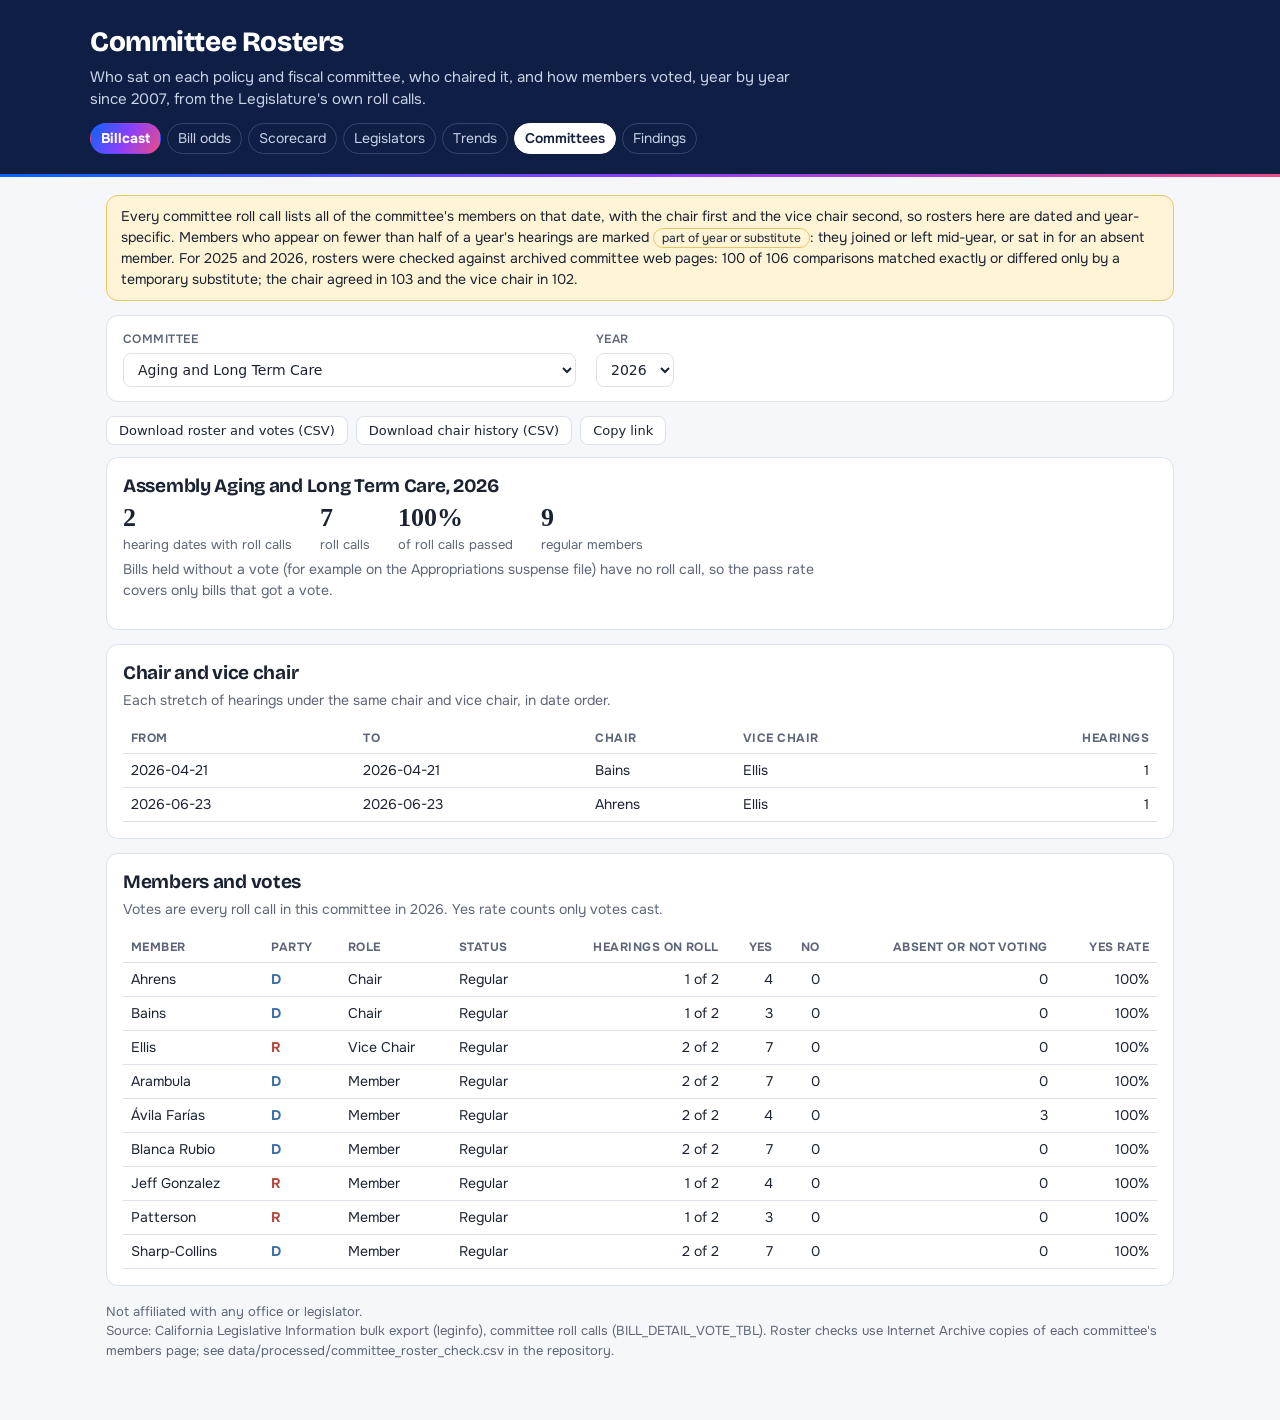
<file: site/committees.html>
<!doctype html>
<html lang="en">
<head>
<meta charset="utf-8">
<meta name="viewport" content="width=device-width, initial-scale=1">
<link rel="icon" href="data:,">
<title>Committee Rosters · Billcast</title>
<meta name="description" content="Who sat on each California Assembly and Senate committee from 2007 through 2026, who chaired it, and how each member voted, from the Legislature's official roll calls.">
<style>
:root{--bg:#f6f7fa;--panel:#fff;--ink:#1b2333;--muted:#5d6678;--line:#dde1ea;--navy:#14213d;--gold:#f2a900;--d:#3a6ea5;--r:#b5483b;--hi:#fff4d6}
@media (prefers-color-scheme:dark){:root{--bg:#0f1521;--panel:#171f2f;--ink:#e8ecf4;--muted:#9aa4b8;--line:#2a3550;--navy:#e8ecf4;--hi:#3a3115;--d:#6f9fd4;--r:#d97a6c}}
*{box-sizing:border-box}
body{margin:0;background:var(--bg);color:var(--ink);font:15px/1.5 system-ui,-apple-system,Segoe UI,Roboto,sans-serif}
header{background:#14213d;color:#fff;padding:26px 16px 20px}
.wrap{max-width:1100px;margin:0 auto;padding:0 16px}header .wrap{padding:0}
h1{margin:0 0 6px;font:700 28px/1.2 Georgia,Cambria,serif}
header p{margin:0;color:#c9d2e6;max-width:72ch}
main{padding:18px 0 60px}
nav{margin-top:12px;display:flex;gap:6px;flex-wrap:wrap}
nav a{color:#c9d2e6;text-decoration:none;font-size:14px;padding:4px 10px;border:1px solid #33456b;border-radius:999px}
nav a[aria-current=page]{background:#fff;color:#14213d;font-weight:600;border-color:#fff}
.controls{display:flex;flex-wrap:wrap;gap:12px 20px;align-items:flex-end;background:var(--panel);border:1px solid var(--line);border-radius:12px;padding:14px 16px;margin-bottom:14px}
.ctl{min-width:0}
.ctl label{display:block;font-size:12px;font-weight:600;color:var(--muted);text-transform:uppercase;letter-spacing:.04em;margin-bottom:5px}
select{max-width:100%;background:var(--panel);color:var(--ink);border:1px solid var(--line);border-radius:8px;padding:7px 10px;font:500 14px system-ui,sans-serif}
.seg{display:inline-flex;border:1px solid var(--line);border-radius:8px;overflow:hidden}
.seg button{background:var(--panel);color:var(--ink);border:0;padding:7px 12px;font:500 14px system-ui,sans-serif;cursor:pointer;border-right:1px solid var(--line)}
.seg button:last-child{border-right:0}
.seg button[aria-pressed=true]{background:var(--navy);color:var(--panel);font-weight:600}
.note{background:var(--hi);border:1px solid #e6c766;border-radius:12px;padding:10px 14px;margin-bottom:14px;font-size:14px}
section{background:var(--panel);border:1px solid var(--line);border-radius:12px;padding:16px;margin-bottom:14px}
section h2{margin:0 0 4px;font:700 19px/1.3 Georgia,Cambria,serif}
.lede{color:var(--muted);margin:0 0 12px;font-size:14px;max-width:80ch}
.stats{display:flex;flex-wrap:wrap;gap:10px 28px;margin:6px 0 4px}
.stat b{display:block;font:700 26px/1.1 Georgia,Cambria,serif}.stat span{font-size:13px;color:var(--muted)}
.scroll{overflow:auto}
table{width:100%;border-collapse:collapse;font-size:14px}
th,td{padding:6px 8px;border-bottom:1px solid var(--line);text-align:right;vertical-align:top}
th:nth-child(-n+4),td:nth-child(-n+4){text-align:left}
th{font-size:12px;text-transform:uppercase;letter-spacing:.04em;color:var(--muted)}
.D{color:var(--d);font-weight:700}.R{color:var(--r);font-weight:700}
.muted{color:var(--muted)}
.tag{font-size:12px;background:var(--hi);border:1px solid #e6c766;border-radius:999px;padding:1px 8px;white-space:nowrap}
footer{color:var(--muted);font-size:13px;margin-top:16px}
a{color:var(--d)}
</style>
<link rel="stylesheet" href="common.css">
</head>
<body>
<header><div class="wrap">
<h1>Committee Rosters</h1>
<p>Who sat on each policy and fiscal committee, who chaired it, and how members voted, year by year since 2007, from the Legislature's own roll calls.</p>
<nav></nav>
</div></header>
<main><div class="wrap">
<div class="note">Every committee roll call lists all of the committee's members on that date, with the chair first and the vice chair second, so rosters here are dated and year-specific. Members who appear on fewer than half of a year's hearings are marked <span class="tag">part of year or substitute</span>: they joined or left mid-year, or sat in for an absent member. For 2025 and 2026, rosters were checked against archived committee web pages: <span id="chk"></span></div>
<div class="controls">
 <div class="ctl"><label for="cmte">Committee</label><select id="cmte"></select></div>
 <div class="ctl"><label for="year">Year</label><select id="year"></select></div>
</div>
<div class="tools"><button class="btn" id="dl">Download roster and votes (CSV)</button><button class="btn" id="dll">Download chair history (CSV)</button><button class="btn" id="share">Copy link</button></div>
<div id="out"><p class="loading">Loading…</p></div>
<footer>Not affiliated with any office or legislator.<br>Source: California Legislative Information bulk export (leginfo), committee roll calls (BILL_DETAIL_VOTE_TBL). Roster checks use Internet Archive copies of each committee's members page; see data/processed/committee_roster_check.csv in the repository.</footer>
</div></main>
<script src="common.js"></script>
<script src="data/committees_index.js"></script>
<script>
CL.nav("committees.html");
const CM = COMMITTEES, $ = id => document.getElementById(id), {esc} = CL;
const YEARS = [...CM.years].sort().reverse();
const DEF = {c: "", y: YEARS.includes(String(CM.current + 1)) ? String(CM.current + 1) : YEARS[0]};
const st = CL.readState(DEF);
if (!YEARS.includes(st.y)) st.y = DEF.y;
$("year").innerHTML = YEARS.map(y => `<option${y === st.y ? " selected" : ""}>${y}</option>`).join("");
const list = [...CM.committees].sort((a, b) => a.name.localeCompare(b.name));
const LIN = Object.fromEntries((CM.lineage || []).filter(l => l[2] !== "renamed").map(l => [l[0], l]));
function fillCommittees() {
  const cur = st.c;
  $("cmte").innerHTML = ["Assembly", "Senate"].map(h => `<optgroup label="${h}">` +
    list.filter(c => c.house === h && c.years[st.y]).map(c => `<option value="${esc(c.name)}"${c.name === cur ? " selected" : ""}>${esc(c.name.replace(h + " ", ""))}</option>`).join("") + "</optgroup>").join("");
  st.c = $("cmte").value;
}
fillCommittees();
$("chk").textContent = CM.check ? `${CM.check.explained} of ${CM.check.total} comparisons matched exactly or differed only by a temporary substitute; the chair agreed in ${CM.check.chair} and the vice chair in ${CM.check.vice}.` : "";
$("cmte").addEventListener("input", e => { st.c = e.target.value; render(); });
$("year").addEventListener("input", e => { st.y = e.target.value; fillCommittees(); render(); });
const pct = (a, b) => b ? Math.round(100 * a / b) + "%" : "–";
const ORDER = m => ({Chair: 0, "Vice Chair": 1}[m[2]] ?? 2);
function members() {
  const y = (window.CMY || {})[st.y] || {};
  return [...(y[st.c] || [])].sort((a, b) => ORDER(a) - ORDER(b) || (a[3] === b[3] ? 0 : a[3] === "regular member" ? -1 : 1) || a[0].localeCompare(b[0]));
}
function render() {
  CL.writeState(st, DEF);
  CL.load(`data/committees_${st.y}.js`).then(draw).catch(() => { $("out").innerHTML = "<p>Could not load this year's rosters.</p>"; });
}
function draw() {
  const c = CM.committees.find(x => x.name === st.c), y = c && c.years[st.y];
  if (!y) { $("out").innerHTML = `<section><h2>${esc(st.c)}, ${st.y}</h2><p class="lede">No roll calls were recorded for this committee in ${st.y}, so the vote record has no roster for that year.</p></section>`; return; }
  const lead = c.leadership.filter(l => l[2].startsWith(st.y) || l[3].startsWith(st.y));
  const mem = members();
  const formerly = Object.entries(c.years).filter(([, v]) => v.name_then).map(([k, v]) => [k, v.name_then]);
  const names = [...new Set(formerly.map(f => f[1]))].map(n => `${esc(n)} (${formerly.filter(f => f[1] === n).map(f => f[0]).sort().filter((v, i, a) => i === 0 || i === a.length - 1).join(" to ")})`);
  const lin = LIN[c.name];
  $("out").innerHTML = `<section><h2>${esc(c.name)}, ${st.y}</h2>
   ${y.name_then ? `<p class="lede">Called <b>${esc(y.name_then)}</b> in ${st.y}.</p>` : ""}
   ${names.length && !y.name_then ? `<p class="lede">Earlier name: ${names.join("; ")}.</p>` : ""}
   ${lin ? `<p class="lede">${esc(lin[3])}.</p>` : ""}
   <div class="stats"><div class="stat"><b>${y.hearing_dates}</b><span>hearing dates with roll calls</span></div>
   <div class="stat"><b>${y.roll_calls}</b><span>roll calls</span></div><div class="stat"><b>${pct(y.passed, y.roll_calls)}</b><span>of roll calls passed</span></div>
   <div class="stat"><b>${mem.filter(m => m[3] === "regular member").length}</b><span>regular members</span></div></div>
   <p class="lede">Bills held without a vote (for example on the Appropriations suspense file) have no roll call, so the pass rate covers only bills that got a vote.</p></section>
   <section><h2>Chair and vice chair</h2><p class="lede">Each stretch of hearings under the same chair and vice chair, in date order.</p><div class="scroll"><table><thead><tr><th>From</th><th>To</th><th>Chair</th><th>Vice chair</th><th class="hide-sm">Hearings</th></tr></thead><tbody>` +
   lead.map(l => `<tr><td>${l[2]}</td><td>${l[3]}</td><td>${esc(l[0])}</td><td>${esc(l[1])}${l[5] ? `<div class="muted" style="font-size:12px">${esc(l[5])}</div>` : ""}</td><td class="hide-sm">${l[4]}</td></tr>`).join("") +
   `</tbody></table></div></section>
   <section><h2>Members and votes</h2><p class="lede">Votes are every roll call in this committee in ${st.y}. Yes rate counts only votes cast.</p><div class="scroll"><table><thead><tr><th>Member</th><th>Party</th><th>Role</th><th class="hide-sm">Status</th><th class="hide-sm">Hearings on roll</th><th>Yes</th><th>No</th><th class="hide-sm">Absent or not voting</th><th>Yes rate</th></tr></thead><tbody>` +
   mem.map(m => `<tr><td>${esc(m[0])}${m[3] === "regular member" ? "" : ' <span class="tag">part of year or substitute</span>'}</td><td class="${m[1]}">${m[1]}</td><td>${m[2]}</td><td class="hide-sm">${m[3] === "regular member" ? "Regular" : "Part of year or substitute"}</td><td class="hide-sm">${m[4]} of ${y.hearing_dates}</td><td>${m[6]}</td><td>${m[7]}</td><td class="hide-sm">${m[8]}</td><td>${pct(m[6], m[6] + m[7])}</td></tr>`).join("") +
   `</tbody></table></div></section>`;
}
$("dl").addEventListener("click", () => CL.csv(`${st.c.replace(/\W+/g, "-").toLowerCase()}-${st.y}-roster-votes.csv`,
  members().map(m => [st.c, st.y, ...m.slice(0, 5), m[5], m[6], m[7], m[8], m[6] + m[7] ? (m[6] / (m[6] + m[7])).toFixed(3) : ""]),
  ["committee", "year", "member", "party", "role", "status", "hearings_on_roll", "leadership_dates", "yes", "no", "absent_or_not_voting", "yes_rate_of_votes_cast"]));
$("dll").addEventListener("click", () => { const c = CM.committees.find(x => x.name === st.c);
  CL.csv(`${st.c.replace(/\W+/g, "-").toLowerCase()}-chairs.csv`, c.leadership.map(l => [st.c, ...l]), ["committee", "chair", "vice_chair", "from_date", "to_date", "hearing_dates", "note"]); });
CL.shareButton($("share"));
render();
</script>
</body>
</html>
</file>
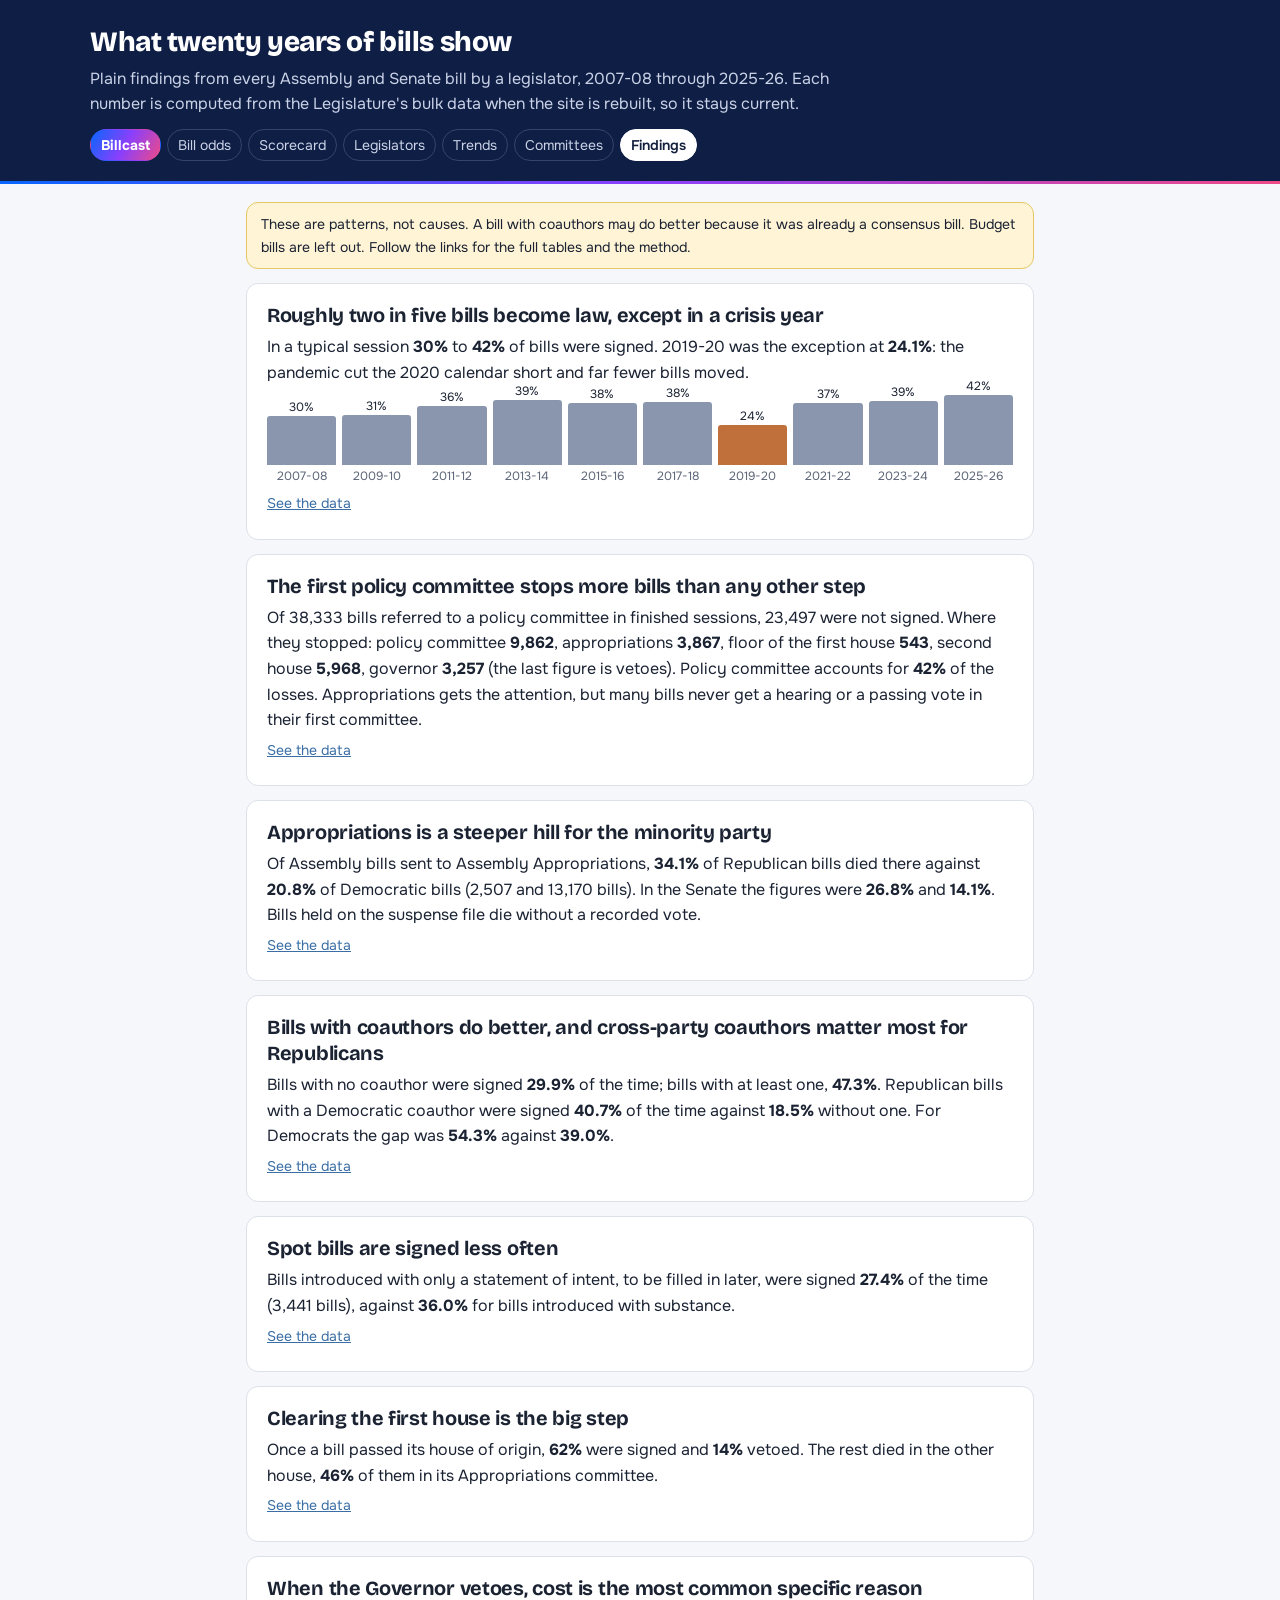
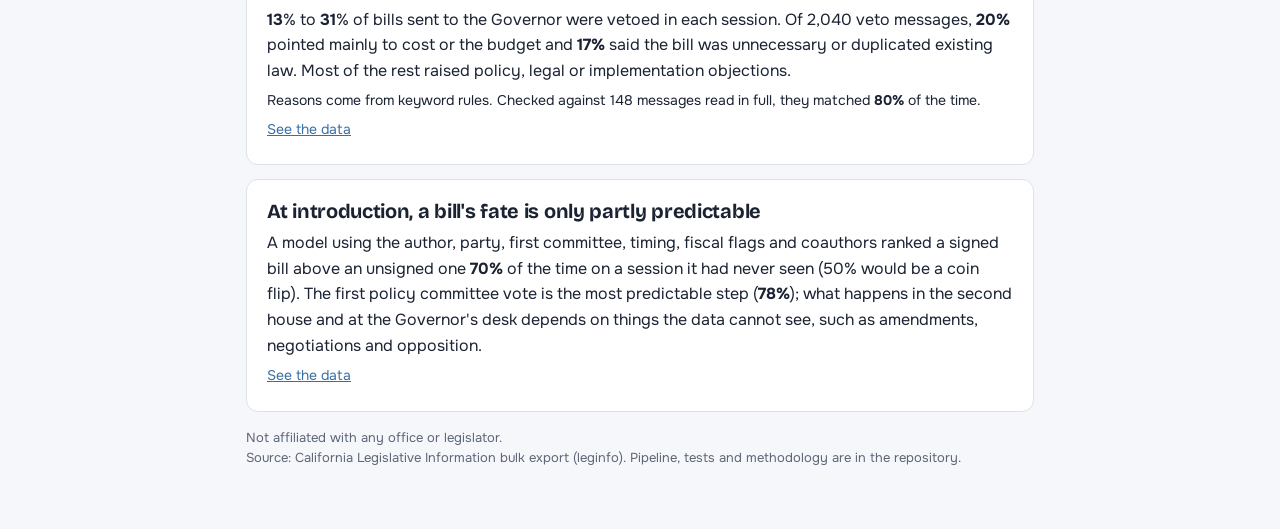
<file: site/findings.html>
<!doctype html>
<html lang="en">
<head>
<meta charset="utf-8">
<meta name="viewport" content="width=device-width, initial-scale=1">
<link rel="icon" href="data:,">
<title>Twenty-Year Findings · Billcast</title>
<meta name="description" content="What twenty years of California bills show: where bills die, what goes with being signed, why the Governor vetoes, and how predictable it all is. Every figure is computed from the Legislature's bulk data.">
<style>
:root{--bg:#f6f7fa;--panel:#fff;--ink:#1b2333;--muted:#5d6678;--line:#dde1ea;--navy:#14213d;--gold:#f2a900;--d:#3a6ea5;--r:#b5483b;--hi:#fff4d6}
@media (prefers-color-scheme:dark){:root{--bg:#0f1521;--panel:#171f2f;--ink:#e8ecf4;--muted:#9aa4b8;--line:#2a3550;--navy:#e8ecf4;--hi:#3a3115;--d:#6f9fd4;--r:#d97a6c}}
*{box-sizing:border-box}
body{margin:0;background:var(--bg);color:var(--ink);font:16px/1.6 system-ui,-apple-system,Segoe UI,Roboto,sans-serif}
header{background:#14213d;color:#fff;padding:26px 16px 20px}
.wrap{max-width:820px;margin:0 auto;padding:0 16px}header .wrap{padding:0;max-width:1100px}
h1{margin:0 0 6px;font:700 28px/1.2 Georgia,Cambria,serif}
header p{margin:0;color:#c9d2e6;max-width:72ch}
main{padding:18px 0 60px}
nav{margin-top:12px;display:flex;gap:6px;flex-wrap:wrap}
nav a{color:#c9d2e6;text-decoration:none;font-size:14px;padding:4px 10px;border:1px solid #33456b;border-radius:999px}
nav a[aria-current=page]{background:#fff;color:#14213d;font-weight:600;border-color:#fff}
footer{color:var(--muted);font-size:13px;margin-top:16px}
a{color:var(--d)}
.note{background:var(--hi);border:1px solid #e6c766;border-radius:12px;padding:10px 14px;margin-bottom:14px;font-size:14px}
article{background:var(--panel);border:1px solid var(--line);border-radius:12px;padding:18px 20px;margin-bottom:14px}
article h2{margin:0 0 6px;font:700 20px/1.3 Georgia,Cambria,serif}
article p{margin:6px 0}
.num{font-weight:700}
.more{font-size:14px}
.spark{display:flex;align-items:flex-end;gap:6px;height:70px;margin:10px 0 2px}
.spark div{flex:1;background:#8a96ad;border-radius:3px 3px 0 0;position:relative;min-width:24px}
.spark div.lo{background:#c0703a}
.spark span{position:absolute;top:-18px;left:0;right:0;text-align:center;font-size:12px}
.sparklab{display:flex;gap:6px;font-size:12px;color:var(--muted)}.sparklab div{flex:1;text-align:center;min-width:24px}
</style>
<link rel="stylesheet" href="common.css">
</head>
<body>
<header><div class="wrap">
<h1>What twenty years of bills show</h1>
<p>Plain findings from every Assembly and Senate bill by a legislator, <span id="range"></span>. Each number is computed from the Legislature's bulk data when the site is rebuilt, so it stays current.</p>
<nav></nav>
</div></header>
<main><div class="wrap">
<div class="note">These are patterns, not causes. A bill with coauthors may do better because it was already a consensus bill. Budget bills are left out. Follow the links for the full tables and the method.</div>
<div id="out"></div>
<footer>Not affiliated with any office or legislator.<br>Source: California Legislative Information bulk export (leginfo). Pipeline, tests and methodology are in the repository.</footer>
</div></main>
<script src="common.js"></script>
<script src="insights.js"></script>
<script>
CL.nav("findings.html");
const T = INSIGHTS.trends, A = T.all, MET = INSIGHTS.metrics, O = T.over_time, {label, esc} = CL;
document.getElementById("range").textContent = `${O[0].label} through ${O[O.length - 1].label}`;
const n = v => `<span class="num">${v}</span>`, p = v => n(`${Math.round(v)}%`), p1 = v => n(`${(+v).toFixed(1)}%`);
const sum = (rows, k) => rows.reduce((t, r) => t + r[k], 0);
const F = [];
const add = (title, html, link) => F.push(`<article><h2>${esc(title)}</h2>${html}${link ? `<p class="more"><a href="${link}">See the data</a></p>` : ""}</article>`);

// 1. Signing rate by session
{
  const done = O.filter(o => o.complete !== false), lo = done.reduce((a, b) => a.signed_pct < b.signed_pct ? a : b);
  const rest = done.filter(o => o !== lo), mn = Math.min(...rest.map(o => o.signed_pct)), mx = Math.max(...rest.map(o => o.signed_pct));
  const max = Math.max(...O.map(o => o.signed_pct));
  add("Roughly two in five bills become law, except in a crisis year",
    `<p>In a typical session ${p(mn)} to ${p(mx)} of bills were signed. ${lo.label} was the exception at ${p1(lo.signed_pct)}: the pandemic cut the 2020 calendar short and far fewer bills moved.</p>
     <div class="spark">${O.map(o => `<div class="${o === lo ? "lo" : ""}" style="height:${100 * o.signed_pct / max}%"><span>${Math.round(o.signed_pct)}%</span></div>`).join("")}</div>
     <div class="sparklab">${O.map(o => `<div>${o.label}${o.complete === false ? "*" : ""}</div>`).join("")}</div>`,
    "trends.html#over");
}
// 2. Where bills die
{
  const sr = MET.stages.step_rates, lost = sr.map(x => ({name: x.name, n: x.reached - x.passed}));
  const total = sr[0].reached, failed = lost.reduce((t, x) => t + x.n, 0), top = [...lost].sort((a, b) => b.n - a.n)[0];
  add(`${top.name === "Policy committee" ? "The first policy committee" : top.name} stops more bills than any other step`,
    `<p>Of ${total.toLocaleString()} bills referred to a policy committee in finished sessions, ${failed.toLocaleString()} were not signed. Where they stopped: ` +
    lost.map(x => `${esc(x.name.toLowerCase())} ${n(x.n.toLocaleString())}`).join(", ") +
    ` (the last figure is vetoes). ${esc(top.name)} accounts for ${p(100 * top.n / failed)} of the losses.${top.name === "Policy committee" ? " Appropriations gets the attention, but many bills never get a hearing or a passing vote in their first committee." : ""}</p>`,
    "index.html");
}
// 3. Appropriations by party
{
  const a = A.appropriations_by_party.filter(x => x.committee === "Assembly Appropriations" && x.stage === "House of origin");
  const d = a.find(x => x.party === "D"), r = a.find(x => x.party === "R");
  const s = A.appropriations_by_party.filter(x => x.committee === "Senate Appropriations" && x.stage === "House of origin");
  const sd = s.find(x => x.party === "D"), sr = s.find(x => x.party === "R");
  add("Appropriations is a steeper hill for the minority party",
    `<p>Of Assembly bills sent to Assembly Appropriations, ${p1(r.pct_died)} of Republican bills died there against ${p1(d.pct_died)} of Democratic bills (${r.sent.toLocaleString()} and ${d.sent.toLocaleString()} bills). In the Senate the figures were ${p1(sr.pct_died)} and ${p1(sd.pct_died)}. Bills held on the suspense file die without a recorded vote.</p>`,
    "trends.html#approps");
}
// 4. Coauthors
{
  const c = A.coalition.by_coauthors, z = c.find(x => x.coauthors === "0"), some = c.filter(x => x.coauthors !== "0");
  const cp = A.coalition.cross_party, rn = cp.find(x => x.party === "R" && !x.has_other_party_coauthor), ry = cp.find(x => x.party === "R" && x.has_other_party_coauthor);
  const dn = cp.find(x => x.party === "D" && !x.has_other_party_coauthor), dy = cp.find(x => x.party === "D" && x.has_other_party_coauthor);
  add("Bills with coauthors do better, and cross-party coauthors matter most for Republicans",
    `<p>Bills with no coauthor were signed ${p1(z.pct_signed)} of the time; bills with at least one, ${p1(100 * sum(some, "signed") / sum(some, "bills"))}. Republican bills with a Democratic coauthor were signed ${p1(ry.pct_signed)} of the time against ${p1(rn.pct_signed)} without one. For Democrats the gap was ${p1(dy.pct_signed)} against ${p1(dn.pct_signed)}.</p>`,
    "trends.html#coalition");
}
// 5. Spot bills
{
  const s = A.spot_bills.filter(x => x.party === "D" || x.party === "R"), y = s.filter(x => x.spot_bill), no = s.filter(x => !x.spot_bill);
  add("Spot bills are signed less often",
    `<p>Bills introduced with only a statement of intent, to be filled in later, were signed ${p1(100 * sum(y, "signed") / sum(y, "bills"))} of the time (${sum(y, "bills").toLocaleString()} bills), against ${p1(100 * sum(no, "signed") / sum(no, "bills"))} for bills introduced with substance.</p>`,
    "trends.html#second");
}
// 6. Second house
{
  const s = A.second_house, b = sum(s, "bills"), sg = s.reduce((t, x) => t + x.bills * x.pct_signed / 100, 0), vt = s.reduce((t, x) => t + x.bills * x.pct_vetoed / 100, 0);
  add("Clearing the first house is the big step",
    `<p>Once a bill passed its house of origin, ${p(100 * sg / b)} were signed and ${p(100 * vt / b)} vetoed. The rest died in the other house, ${p(100 * s.reduce((t, x) => t + x.bills * x.pct_died_other_appr, 0) / s.reduce((t, x) => t + x.bills * (x.pct_died_other_appr + x.pct_died_other_elsewhere), 0))} of them in its Appropriations committee.</p>`,
    "trends.html#second");
}
// 7. Vetoes
{
  const v = A.veto_reasons, tot = sum(v.summary, "primary"), top = [...v.summary].sort((a, b) => b.primary - a.primary);
  const cost = v.summary.find(x => x.reason.startsWith("Cost")), dup = v.summary.find(x => x.reason.startsWith("Duplicative"));
  const vr = O.filter(o => o.complete !== false).map(o => o.vetoed_pct_of_sent), rv = v.review || {};
  add("When the Governor vetoes, cost is the most common specific reason",
    `<p>${n(Math.round(Math.min(...vr)))}% to ${n(Math.round(Math.max(...vr)))}% of bills sent to the Governor were vetoed in each session. Of ${tot.toLocaleString()} veto messages, ${p(100 * cost.primary / tot)} pointed mainly to cost or the budget and ${p(100 * dup.primary / tot)} said the bill was unnecessary or duplicated existing law. Most of the rest raised policy, legal or implementation objections.</p>
     <p class="more">Reasons come from keyword rules. ${rv.reviewed ? `Checked against ${rv.reviewed} messages read in full, they matched ${p(100 * rv.agree / rv.reviewed)} of the time.` : ""}</p>`,
    "trends.html#vetoes");
}
// 8. Predictability
{
  const sm = MET.stages, steps = sm.steps || [], pol = steps.find(x => x.step === "policy");
  add("At introduction, a bill's fate is only partly predictable",
    `<p>A model using the author, party, first committee, timing, fiscal flags and coauthors ranked a signed bill above an unsigned one ${p(100 * sm.out_of_session_auc)} of the time on a session it had never seen (50% would be a coin flip). The first policy committee vote is the most predictable step${pol && pol.auc ? ` (${p(100 * pol.auc)})` : ""}; what happens in the second house and at the Governor's desk depends on things the data cannot see, such as amendments, negotiations and opposition.</p>`,
    "index.html");
}
document.getElementById("out").innerHTML = F.join("");
</script>
</body>
</html>
</file>
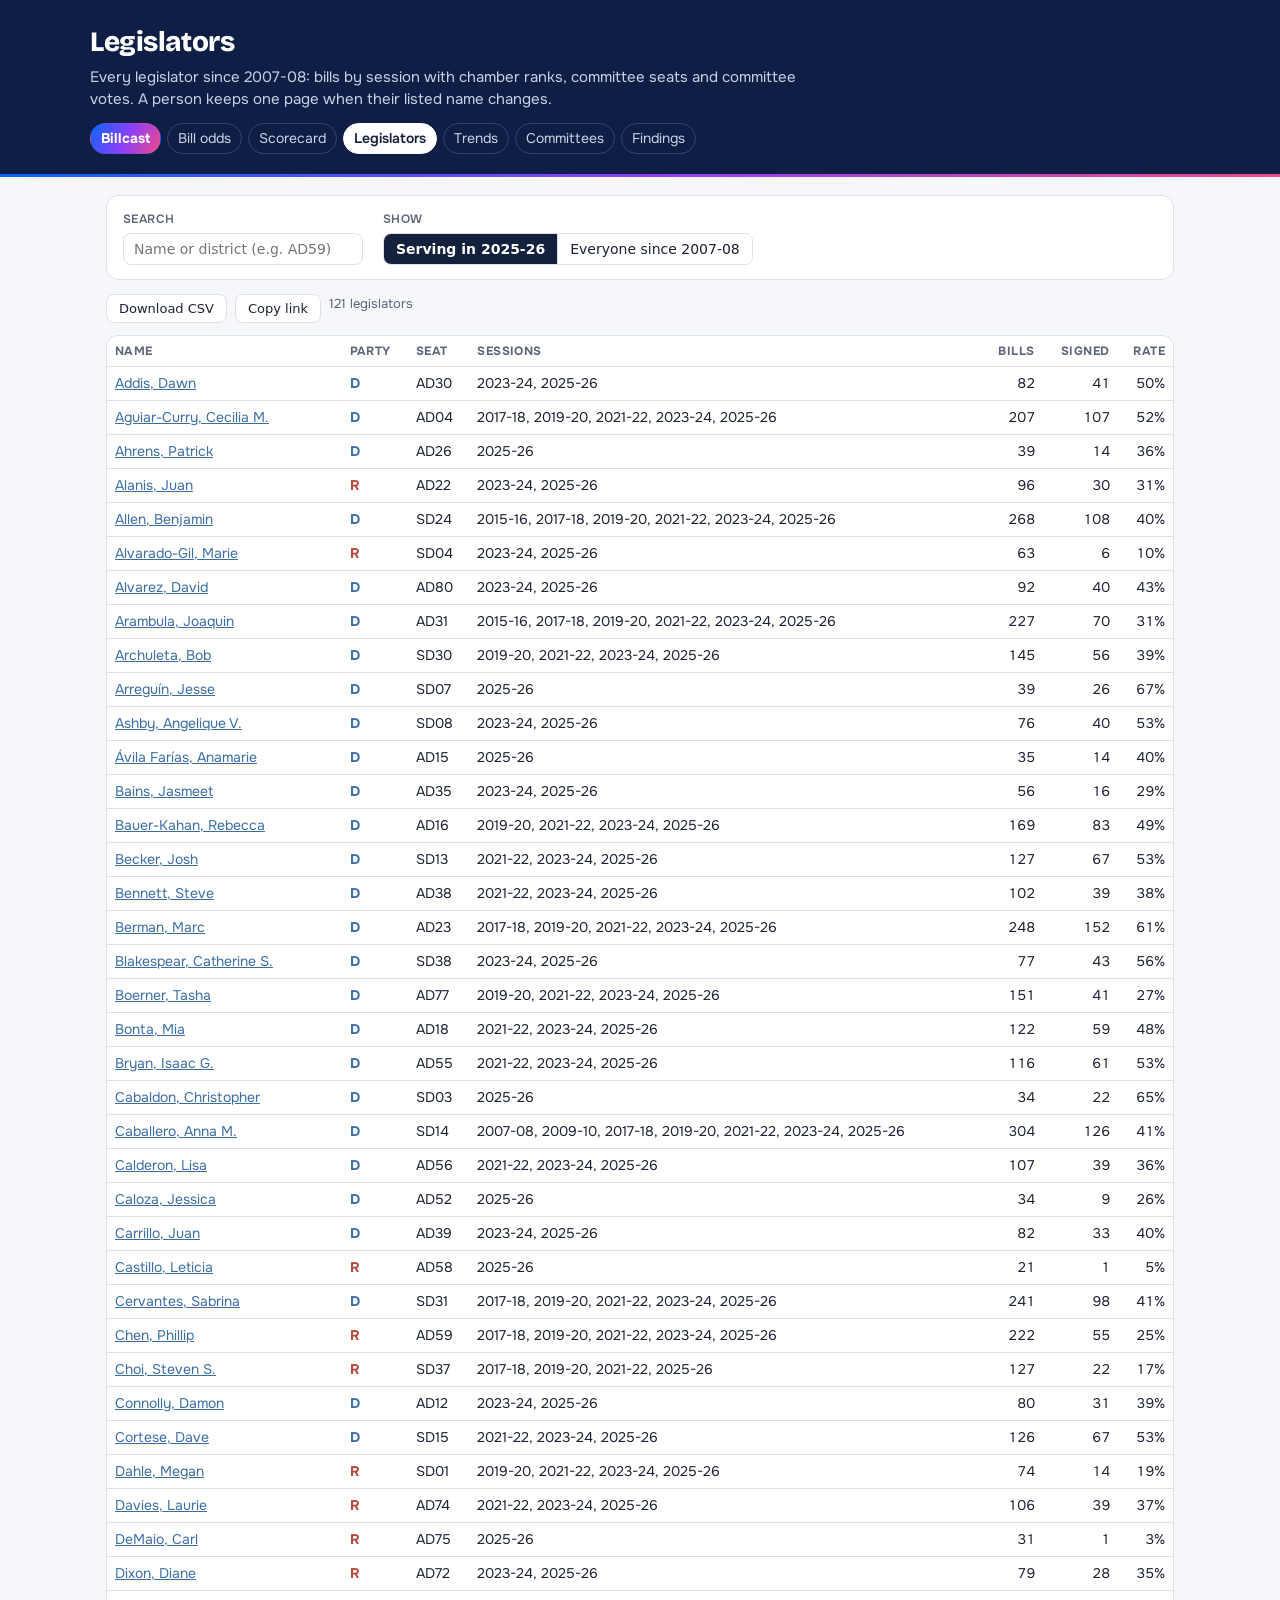
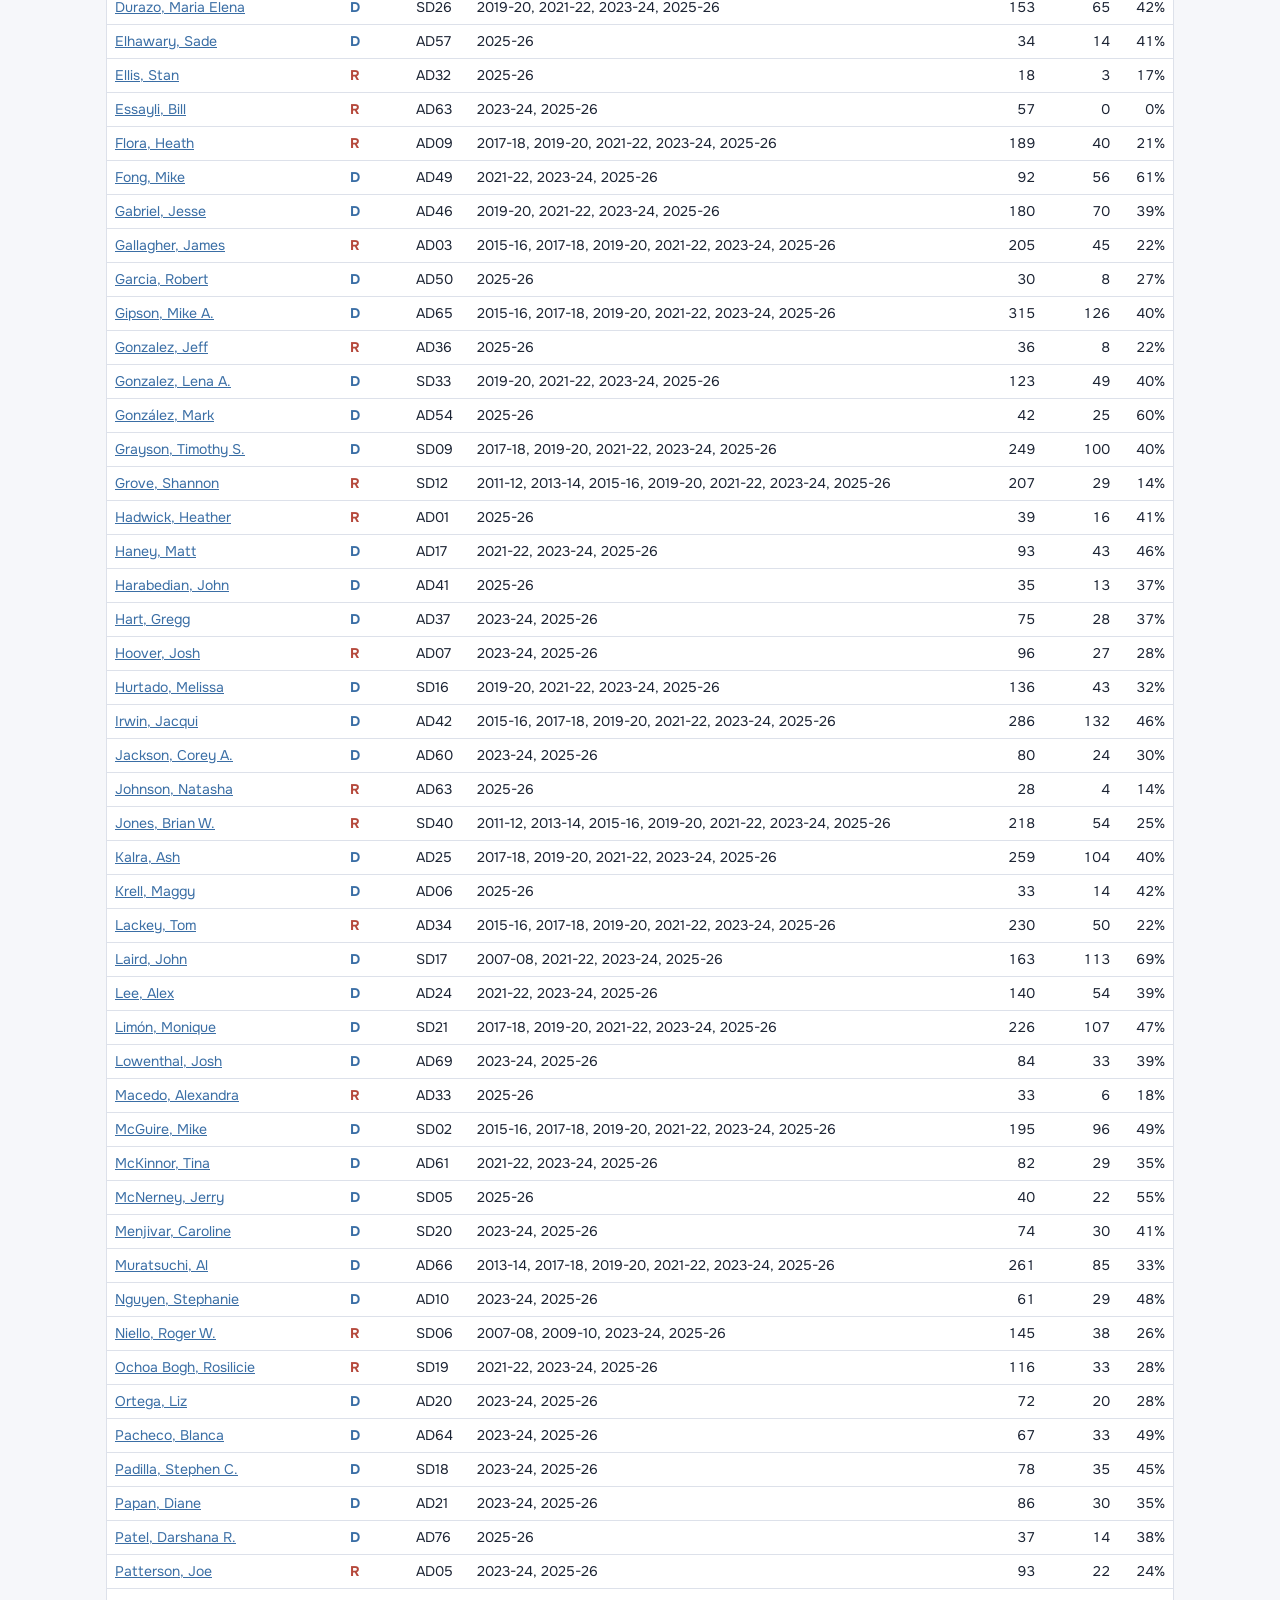
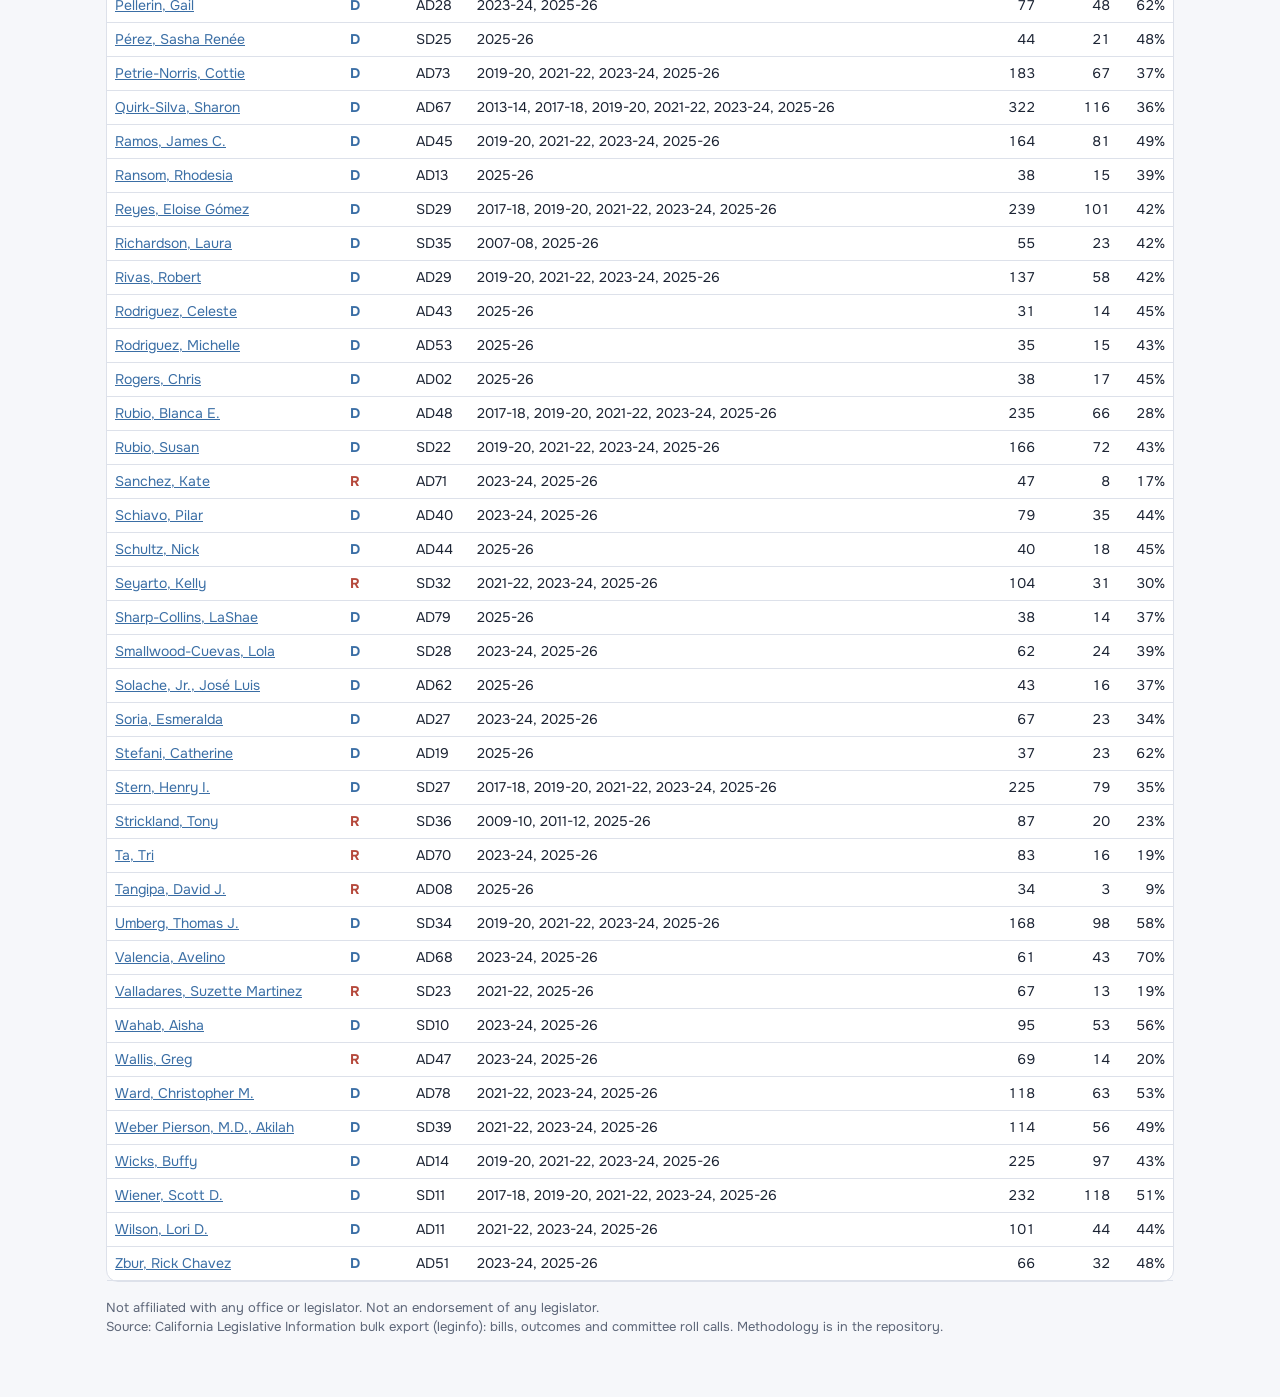
<file: site/legislator.html>
<!doctype html>
<html lang="en">
<head>
<meta charset="utf-8">
<meta name="viewport" content="width=device-width, initial-scale=1">
<link rel="icon" href="data:,">
<title>Legislator Records · Billcast</title>
<meta name="description" content="Every California legislator since the 2007-08 session: bills by session with chamber ranks, committee seats and committee votes, from official bulk data.">
<style>
:root{--bg:#f6f7fa;--panel:#fff;--ink:#1b2333;--muted:#5d6678;--line:#dde1ea;--navy:#14213d;--gold:#f2a900;--d:#3a6ea5;--r:#b5483b;--hi:#fff4d6}
@media (prefers-color-scheme:dark){:root{--bg:#0f1521;--panel:#171f2f;--ink:#e8ecf4;--muted:#9aa4b8;--line:#2a3550;--navy:#e8ecf4;--hi:#3a3115;--d:#6f9fd4;--r:#d97a6c}}
*{box-sizing:border-box}
body{margin:0;background:var(--bg);color:var(--ink);font:15px/1.5 system-ui,-apple-system,Segoe UI,Roboto,sans-serif}
header{background:#14213d;color:#fff;padding:26px 16px 20px}
.wrap{max-width:1100px;margin:0 auto;padding:0 16px}header .wrap{padding:0}
h1{margin:0 0 6px;font:700 28px/1.2 Georgia,Cambria,serif}
header p{margin:0;color:#c9d2e6;max-width:72ch}
main{padding:18px 0 60px}
nav{margin-top:12px;display:flex;gap:6px;flex-wrap:wrap}
nav a{color:#c9d2e6;text-decoration:none;font-size:14px;padding:4px 10px;border:1px solid #33456b;border-radius:999px}
nav a[aria-current=page]{background:#fff;color:#14213d;font-weight:600;border-color:#fff}
footer{color:var(--muted);font-size:13px;margin-top:16px}
a{color:var(--d)}
.D{color:var(--d);font-weight:700}.R{color:var(--r);font-weight:700}
.o-signed{color:#2f7d4f;font-weight:600}.o-vetoed{color:var(--r);font-weight:600}.o-not_enacted{color:var(--muted)}
.controls{display:flex;flex-wrap:wrap;gap:12px 20px;align-items:flex-end;background:var(--panel);border:1px solid var(--line);border-radius:12px;padding:14px 16px;margin-bottom:14px}
.ctl label{display:block;font-size:12px;font-weight:600;color:var(--muted);text-transform:uppercase;letter-spacing:.04em;margin-bottom:5px}
input[type=search]{background:var(--panel);color:var(--ink);border:1px solid var(--line);border-radius:8px;padding:7px 10px;font:500 14px system-ui,sans-serif;min-width:240px}
section{background:var(--panel);border:1px solid var(--line);border-radius:12px;padding:16px;margin-bottom:14px}
section h2{margin:0 0 6px;font:700 19px/1.3 Georgia,Cambria,serif}
.lede{color:var(--muted);margin:0 0 12px;font-size:14px;max-width:80ch}
.stats{display:flex;flex-wrap:wrap;gap:10px}
.stat{background:var(--bg);border-radius:10px;padding:10px 14px;min-width:120px}
.stat b{display:block;font:700 24px/1.1 Georgia,Cambria,serif}.stat span{font-size:13px;color:var(--muted)}
.scroll{overflow:auto}
table{width:100%;border-collapse:collapse;font-size:14px}
th,td{padding:6px 8px;border-bottom:1px solid var(--line);text-align:left;vertical-align:top}
th{font-size:12px;text-transform:uppercase;letter-spacing:.04em;color:var(--muted);white-space:nowrap}
td.n,th.n{text-align:right;font-variant-numeric:tabular-nums}
tbody tr.link{cursor:pointer}tbody tr.link:hover{background:var(--hi)}
.tag{font-size:11px;background:var(--hi);border:1px solid #e6c766;border-radius:999px;padding:1px 7px;margin-left:6px;white-space:nowrap}
.muted{color:var(--muted)}.small{font-size:13px}
.mini{display:inline-block;height:10px;background:#8a96ad;border-radius:3px;vertical-align:middle;margin-right:6px}
.seg{display:inline-flex;border:1px solid var(--line);border-radius:8px;overflow:hidden}
.seg button{background:var(--panel);color:var(--ink);border:0;padding:7px 12px;font:500 14px system-ui,sans-serif;cursor:pointer;border-right:1px solid var(--line)}
.seg button:last-child{border-right:0}
.seg button[aria-pressed=true]{background:var(--navy);color:var(--panel);font-weight:600}
[hidden]{display:none!important}
</style>
<link rel="stylesheet" href="common.css">
</head>
<body>
<header><div class="wrap">
<h1 id="title">Legislators</h1>
<p id="sub">Every legislator since <span id="first"></span>: bills by session with chamber ranks, committee seats and committee votes. A person keeps one page when their listed name changes.</p>
<nav></nav>
</div></header>
<main><div class="wrap" id="main"><p class="loading">Loading…</p></div>
<div class="wrap"><footer>Not affiliated with any office or legislator. Not an endorsement of any legislator.<br>Source: California Legislative Information bulk export (leginfo): bills, outcomes and committee roll calls. Methodology is in the repository.</footer></div></main>
<script src="common.js"></script>
<script src="data/sessions.js"></script>
<script src="data/people_index.js"></script>
<script>
CL.nav("legislator.html");
const {esc, label} = CL, $ = id => document.getElementById(id);
const IX = PEOPLE_INDEX, IC = Object.fromEntries(IX.cols.map((c, i) => [c, i]));
$("first").textContent = label(SESSIONS[0].year);
const DEF = {p: "", q: "", cur: "1", bs: "all", bo: "all"};
const st = CL.readState(DEF);
const OUT = {signed: "Signed", vetoed: "Vetoed", not_enacted: "Did not pass"};

function listPage() {
  document.title = "Legislators";
  $("main").innerHTML = `<div class="controls"><div class="ctl"><label for="q">Search</label><input id="q" type="search" placeholder="Name or district (e.g. AD59)" value="${esc(st.q)}"></div>
    <div class="ctl"><label>Show</label><div class="seg" id="cur"><button data-v="1">Serving in ${label(IX.current)}</button><button data-v="0">Everyone since ${label(SESSIONS[0].year)}</button></div></div></div>
    <div class="tools"><button class="btn" id="dl">Download CSV</button><button class="btn" id="share">Copy link</button><span class="small muted" id="count"></span></div>
    <section style="padding:0"><div class="scroll"><table><thead><tr><th>Name</th><th>Party</th><th>Seat</th><th class="hide-sm">Sessions</th><th class="n">Bills</th><th class="n">Signed</th><th class="n">Rate</th></tr></thead><tbody id="rows"></tbody></table></div></section>`;
  const rows = () => {
    const q = st.q.toLowerCase();
    return IX.rows.filter(r => (st.cur === "0" || r[IC.sessions].includes(IX.current)) &&
      (!q || (r[IC.name] + " " + r[IC.member] + " " + r[IC.district]).toLowerCase().includes(q)))
      .sort((a, b) => a[IC.name].localeCompare(b[IC.name]));
  };
  const draw = () => {
    CL.writeState(st, DEF);
    document.querySelectorAll("#cur button").forEach(b => b.setAttribute("aria-pressed", b.dataset.v === st.cur));
    const R = rows();
    $("count").textContent = `${R.length} legislators`;
    $("rows").innerHTML = R.map(r => `<tr class="link" data-s="${esc(r[IC.slug])}"><td><a href="?p=${encodeURIComponent(r[IC.slug])}">${esc(r[IC.name])}</a></td><td class="${r[IC.party]}">${r[IC.party]}</td><td>${r[IC.district]}</td>
      <td class="hide-sm">${r[IC.sessions].map(label).join(", ")}</td><td class="n">${r[IC.introduced]}</td><td class="n">${r[IC.signed]}</td><td class="n">${CL.pct(r[IC.signed], r[IC.introduced])}</td></tr>`).join("");
  };
  $("q").addEventListener("input", e => { st.q = e.target.value; draw(); });
  $("cur").addEventListener("click", e => { const b = e.target.closest("button"); if (b) { st.cur = b.dataset.v; draw(); } });
  $("rows").addEventListener("click", e => { const tr = e.target.closest("tr"); if (tr && !e.target.closest("a")) { location.search = "?p=" + encodeURIComponent(tr.dataset.s); } });
  $("dl").addEventListener("click", () => CL.csv("ca-legislators.csv", rows().map(r => [r[IC.name], r[IC.member], r[IC.party], r[IC.chamber], r[IC.district], r[IC.sessions].map(label).join(" "), r[IC.introduced], r[IC.signed]]),
    ["name", "listed_as", "party", "chamber", "latest_district", "sessions", "bills_as_lead_author", "signed"]));
  CL.shareButton($("share"));
  draw();
}

function profile(P) {
  document.title = `${P.name}: legislative record`;
  $("title").textContent = P.name;
  const rec = P.record, I = Object.fromEntries(P.bill_cols.map((k, i) => [k, i])), K = Object.fromEntries(P.committee_cols.map((k, i) => [k, i]));
  const tot = rec.reduce((t, r) => ({i: t.i + r.introduced, s: t.s + r.signed, v: t.v + r.vetoed}), {i: 0, s: 0, v: 0});
  const seats = [...new Set(rec.map(r => `${r.chamber} ${r.district}`))];
  $("sub").innerHTML = `<span class="${P.party}" style="color:inherit">${P.party === "D" ? "Democrat" : P.party === "R" ? "Republican" : P.party}</span> · ${esc(seats.join(", then "))}` +
    (P.names.length > 1 ? ` · listed as ${P.names.map(esc).join(", then ")}` : "") + ` · <a href="legislator.html" style="color:#c9d2e6">All legislators</a>`;
  const yesT = P.committees.reduce((t, c) => t + c[K.yes], 0), noT = P.committees.reduce((t, c) => t + c[K.no], 0);
  const outlook = P.current ? `<a class="btn" href="index.html?a=${encodeURIComponent(P.member)}">Bill outlook for ${esc(P.member)}</a>` : "";
  const maxRate = Math.max(...rec.map(r => r.rate), 1);
  let h = `<div class="tools">${outlook}<button class="btn" id="share">Copy link</button></div>
   <section><h2>At a glance</h2><div class="stats">
    <div class="stat"><b>${rec.length}</b><span>session${rec.length > 1 ? "s" : ""} with bills since ${label(SESSIONS[0].year)}</span></div>
    <div class="stat"><b>${tot.i}</b><span>bills as lead author</span></div>
    <div class="stat"><b>${tot.s}</b><span>signed (${CL.pct(tot.s, tot.i)})</span></div>
    <div class="stat"><b>${tot.v}</b><span>vetoed</span></div>
    <div class="stat"><b>${yesT + noT ? CL.pct(yesT, yesT + noT) : "–"}</b><span>yes votes in committee (${(yesT + noT).toLocaleString()} cast)</span></div></div>
    <p class="lede" style="margin-top:10px">Bills count every bill with this member as a lead author, including joint lead authors; Budget Act bills are left out. Ranks are within the member's chamber that session; tied members share a rank.</p></section>
   <section><h2>Record by session</h2><div class="tools"><button class="btn sm" id="dlr">CSV</button></div><div class="scroll"><table><thead><tr><th>Session</th><th>Seat</th><th class="n">Bills</th><th class="n">Signed</th><th class="n">Vetoed</th><th>Signed rate</th><th class="n">Chamber rank: signed</th><th class="n hide-sm">Chamber rank: rate</th></tr></thead><tbody>` +
    rec.map(r => `<tr><td><a href="scorecard.html?sess=${r.session}&q=${encodeURIComponent(r.member)}&m=${encodeURIComponent(r.member)}">${label(r.session)}</a>${r.partial_term ? '<span class="tag">partial</span>' : ""}${SESSIONS.find(s => s.year === r.session && !s.complete) ? '<span class="tag">in progress</span>' : ""}</td>
      <td>${r.chamber} ${r.district}${r.party !== P.party ? ` (${r.party})` : ""}</td><td class="n">${r.introduced}</td><td class="n">${r.signed}</td><td class="n">${r.vetoed}</td>
      <td><span class="mini" style="width:${60 * r.rate / maxRate}px"></span>${r.rate.toFixed(1)}%</td><td class="n">${r.rank_signed} of ${r.chamber_size}</td><td class="n hide-sm">${r.rank_rate} of ${r.chamber_size}</td></tr>`).join("") +
    `</tbody></table></div></section>`;
  // Committees by year
  const years = [...new Set(P.committees.map(c => c[K.year]))].sort().reverse();
  h += `<section><h2>Committee seats and votes</h2><p class="lede">From the committees' roll calls: each committee this member sat on, by year, with their role and how they voted there. "Part of year or substitute" means on the roll for fewer than half the hearings that year.</p><div class="tools"><button class="btn sm" id="dlc">CSV</button></div>` +
    (years.length ? `<div class="scroll"><table><thead><tr><th>Year</th><th>Committee</th><th>Role</th><th class="n">Yes</th><th class="n">No</th><th class="n hide-sm">Absent or not voting</th><th class="n">Yes rate</th></tr></thead><tbody>` +
    years.map(y => P.committees.filter(c => c[K.year] === y).sort((a, b) => ({Chair: 0, "Vice Chair": 1}[a[K.role]] ?? 2) - ({Chair: 0, "Vice Chair": 1}[b[K.role]] ?? 2) || a[K.committee].localeCompare(b[K.committee]))
      .map((c, i) => `<tr><td>${i ? "" : y}</td><td><a href="committees.html?c=${encodeURIComponent(c[K.committee])}&y=${y}">${esc(c[K.committee])}</a>${c[K.name_then] ? `<div class="small muted">then called ${esc(c[K.name_then])}</div>` : ""}${c[K.status] === "regular member" ? "" : '<span class="tag">part of year or substitute</span>'}</td>
        <td>${esc(c[K.role])}</td><td class="n">${c[K.yes]}</td><td class="n">${c[K.no]}</td><td class="n hide-sm">${c[K.absent]}</td><td class="n">${CL.pct(c[K.yes], c[K.yes] + c[K.no])}</td></tr>`).join("")).join("") +
    `</tbody></table></div>` : "<p>No committee roll calls list this member.</p>") + `</section>`;
  // Bills
  h += `<section><h2>Bills as lead author</h2><div class="controls" style="padding:0;border:0;margin-bottom:10px">
    <div class="ctl"><label for="bs">Session</label><select id="bs"><option value="all">All sessions</option>${[...new Set(P.bills.map(b => b[I.session]))].sort().reverse().map(s => `<option value="${s}">${label(s)}</option>`).join("")}</select></div>
    <div class="ctl"><label for="bo">Outcome</label><select id="bo"><option value="all">All</option><option value="signed">Signed</option><option value="vetoed">Vetoed</option><option value="not_enacted">Did not pass</option></select></div>
    <div class="ctl"><button class="btn" id="dlb">Download CSV</button></div></div><div id="bills"></div></section>`;
  $("main").innerHTML = h;
  $("bs").value = st.bs; $("bo").value = st.bo;
  const bills = () => P.bills.slice().sort((a, b) => b[I.session] - a[I.session]).filter(b => (st.bs === "all" || String(b[I.session]) === st.bs) && (st.bo === "all" || b[I.outcome] === st.bo));
  const drawBills = () => {
    CL.writeState(st, DEF);
    const B = bills();
    $("bills").innerHTML = `<p class="small muted">${B.length} bills${B.some(b => b[I.budget]) ? "; Budget Act bills are marked" : ""}.</p><div class="scroll" style="max-height:520px"><table><thead><tr><th>Session</th><th>Bill</th><th>Title</th><th class="hide-sm">Introduced</th><th>Outcome</th></tr></thead><tbody>` +
      B.map(b => `<tr><td>${label(b[I.session])}</td><td><a href="${CL.leginfo(b[I.session], b[I.bill_id])}" target="_blank" rel="noopener">${b[I.bill_id]}</a>${b[I.joint] ? " <span class='small muted'>(joint)</span>" : ""}${b[I.budget] ? " <span class='small muted'>(budget)</span>" : ""}</td><td>${esc(b[I.title])}</td><td class="hide-sm">${b[I.introduced]}</td><td class="o-${b[I.outcome]}">${OUT[b[I.outcome]]}${b[I.action_date] && b[I.outcome] !== "not_enacted" ? `<div class="small muted">${b[I.action_date]}</div>` : ""}</td></tr>`).join("") + "</tbody></table></div>";
  };
  $("bs").addEventListener("input", e => { st.bs = e.target.value; drawBills(); });
  $("bo").addEventListener("input", e => { st.bo = e.target.value; drawBills(); });
  const slugName = P.slug;
  $("dlb").addEventListener("click", () => CL.csv(`${slugName}-bills.csv`, bills().map(b => [label(b[I.session]), ...P.bill_cols.slice(1).map(k => b[I[k]])]), ["session", ...P.bill_cols.slice(1)]));
  $("dlr").addEventListener("click", () => CL.csv(`${slugName}-record.csv`, rec.map(r => ({...r, session: label(r.session)}))));
  $("dlc").addEventListener("click", () => CL.csv(`${slugName}-committees.csv`, P.committees, P.committee_cols));
  CL.shareButton($("share"));
  drawBills();
}

if (st.p) {
  CL.load(`data/people/${encodeURIComponent(st.p)}.js`).then(() => profile(window.PEOPLE[st.p]))
    .catch(() => { $("main").innerHTML = `<p>No legislator found for this link. <a href="legislator.html">See all legislators</a>.</p>`; });
} else listPage();
</script>
</body>
</html>
</file>
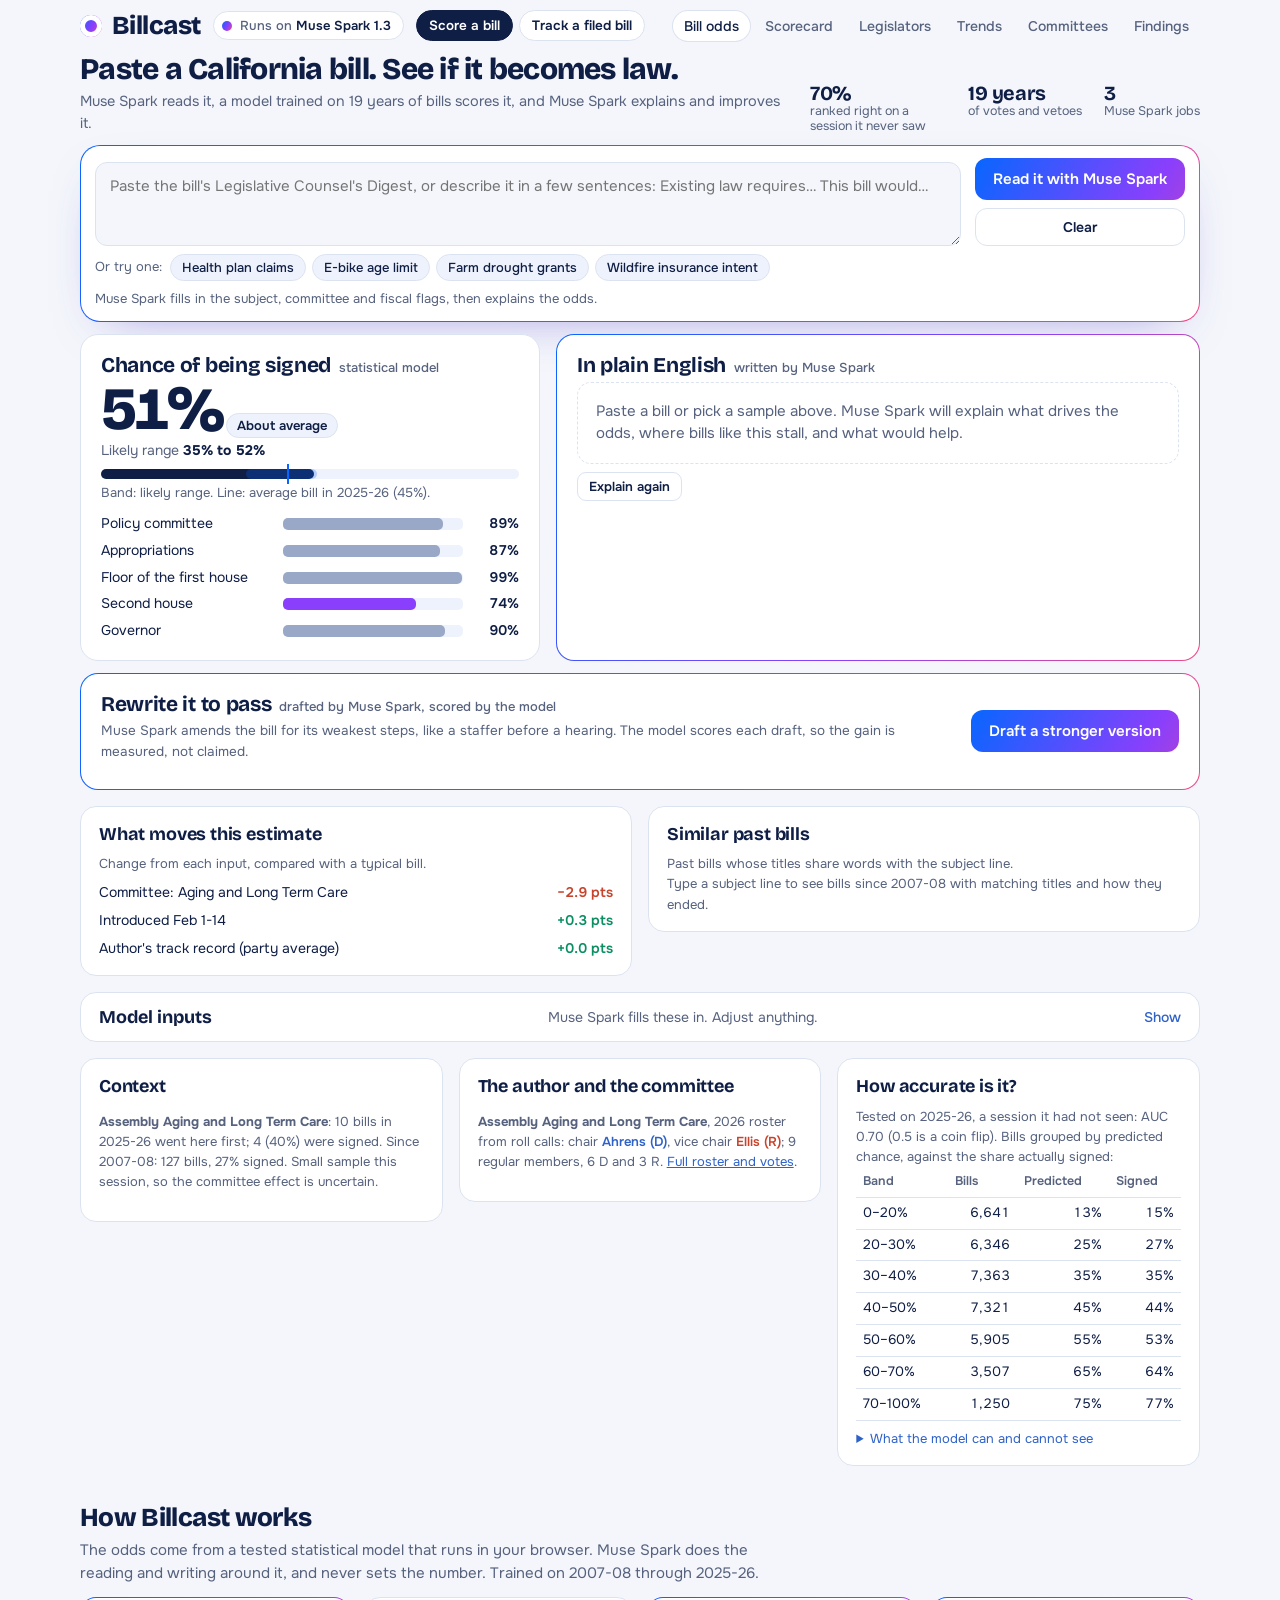
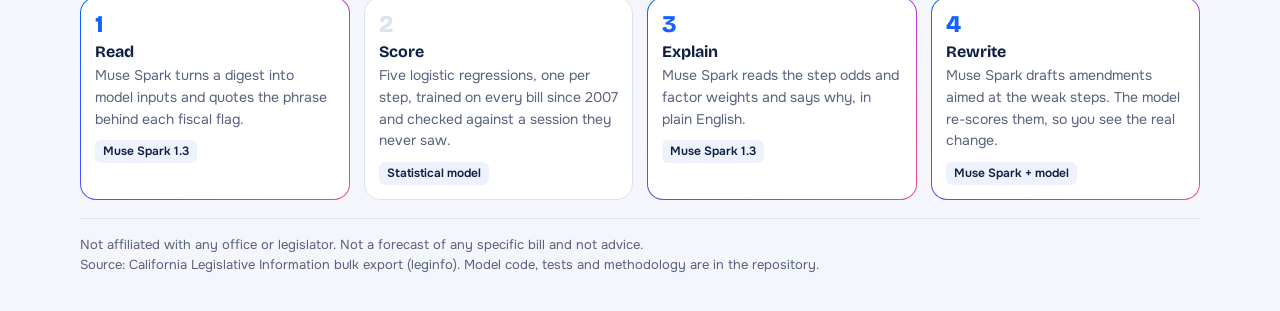
<file: site/outlook.html>
<!doctype html>
<html lang="en"><head><meta charset="utf-8"><title>Billcast</title>
<meta name="viewport" content="width=device-width,initial-scale=1">
<script>location.replace("index.html" + location.search + location.hash);</script>
</head><body><p>The bill outlook moved to <a href="index.html">the Billcast home page</a>.</p>
<footer>Not affiliated with any office or legislator.</footer></body></html>
</file>
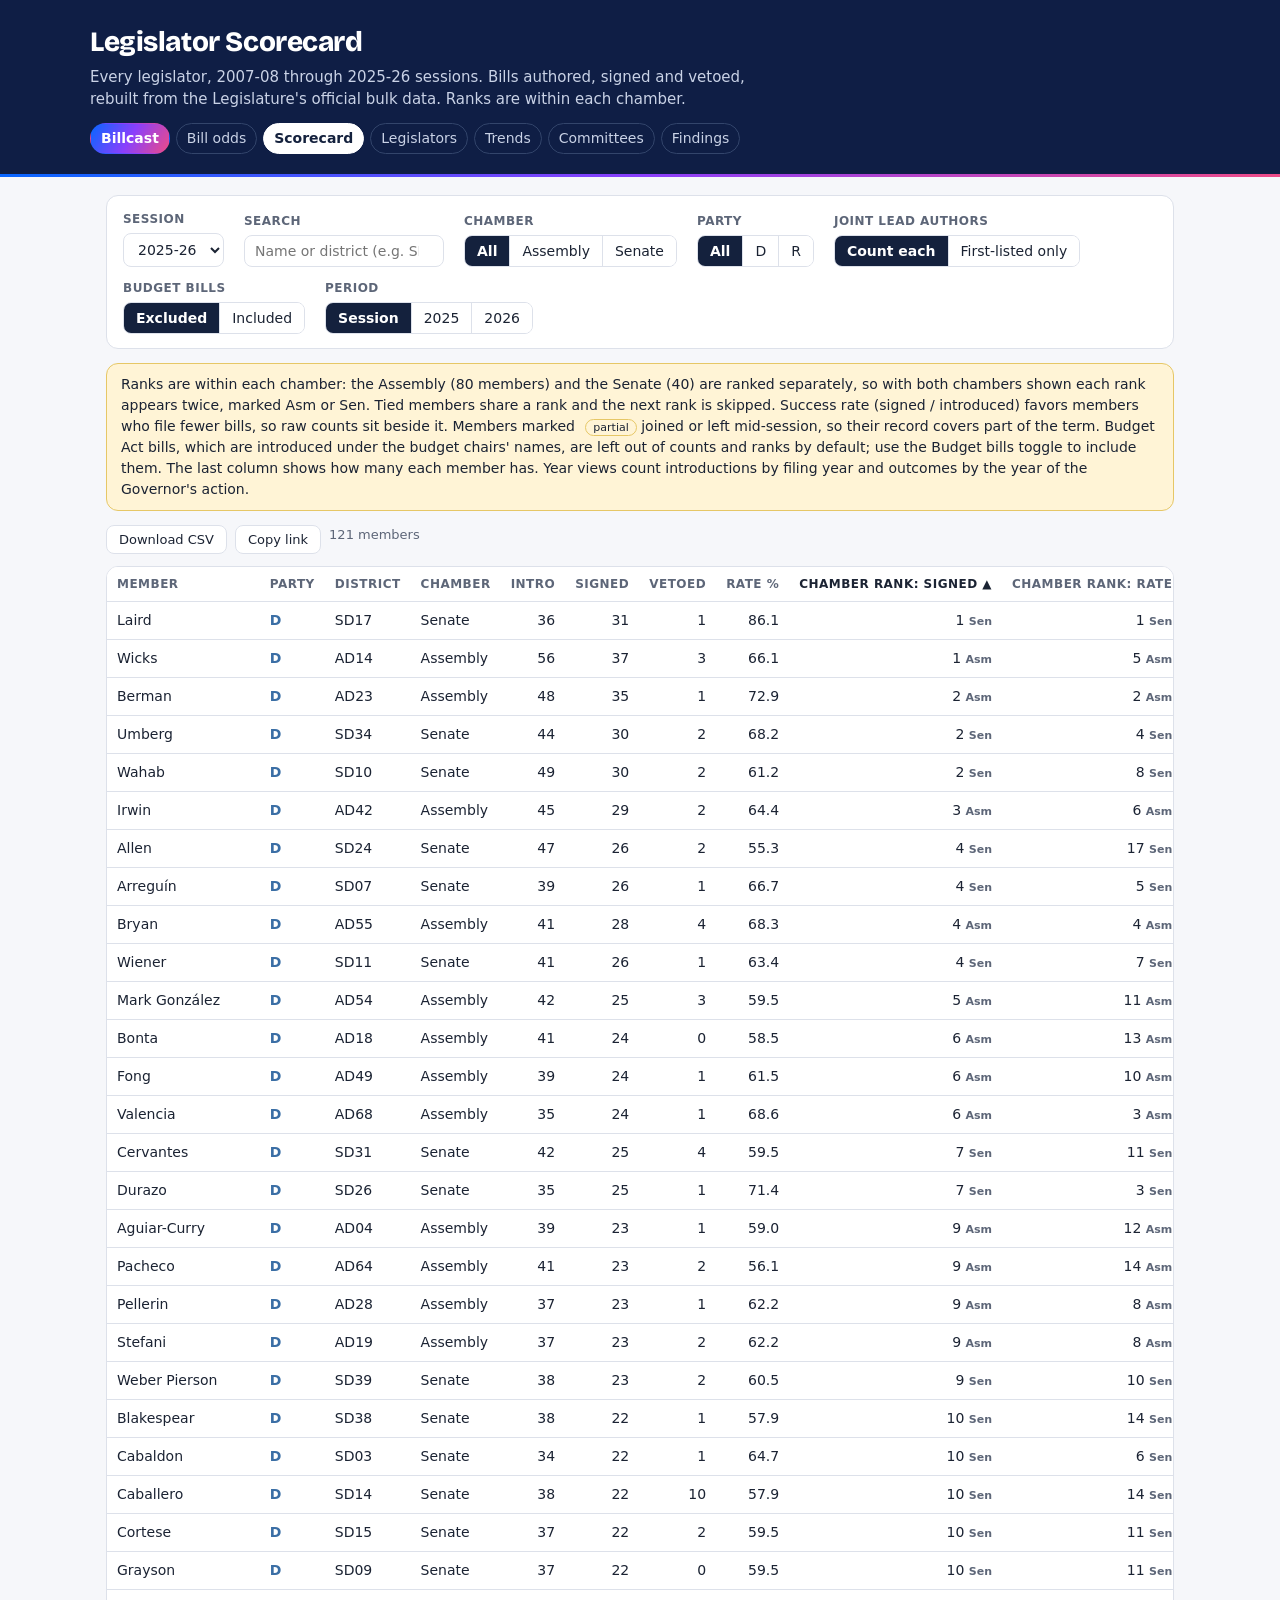
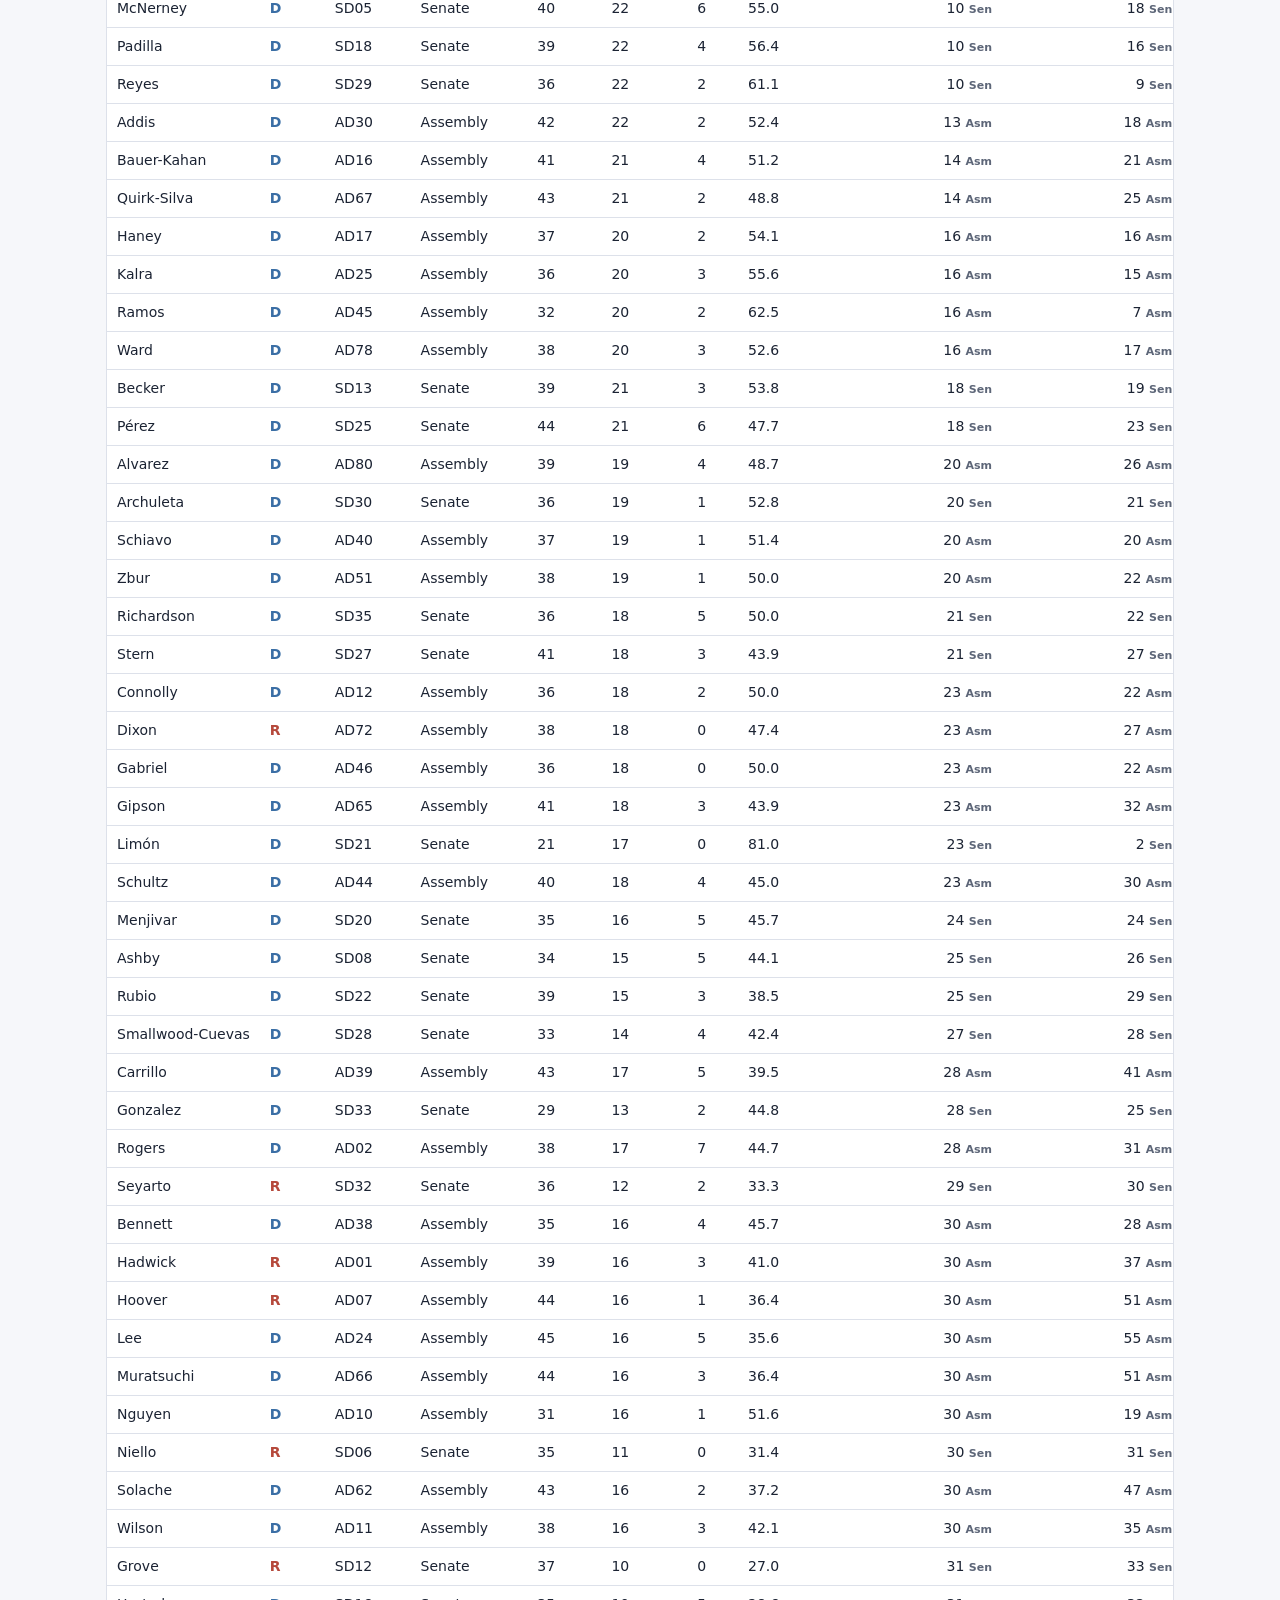
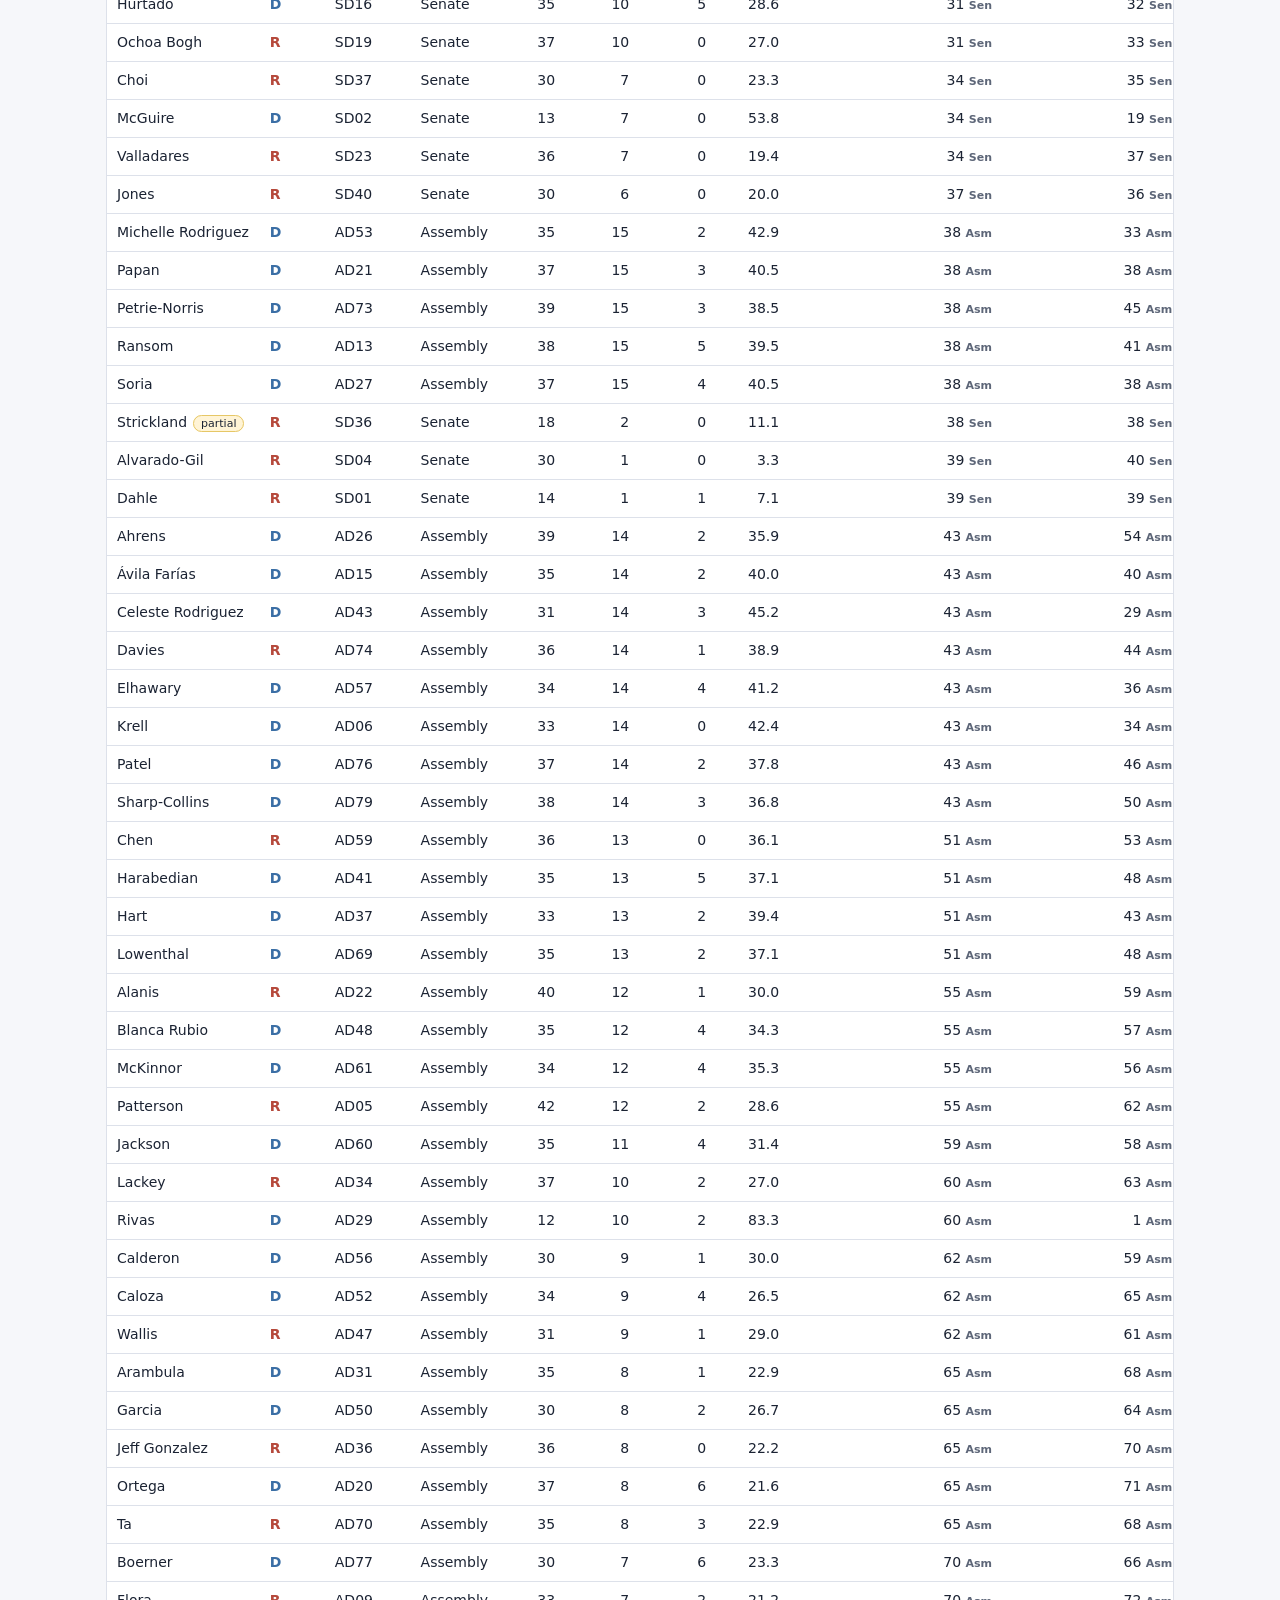
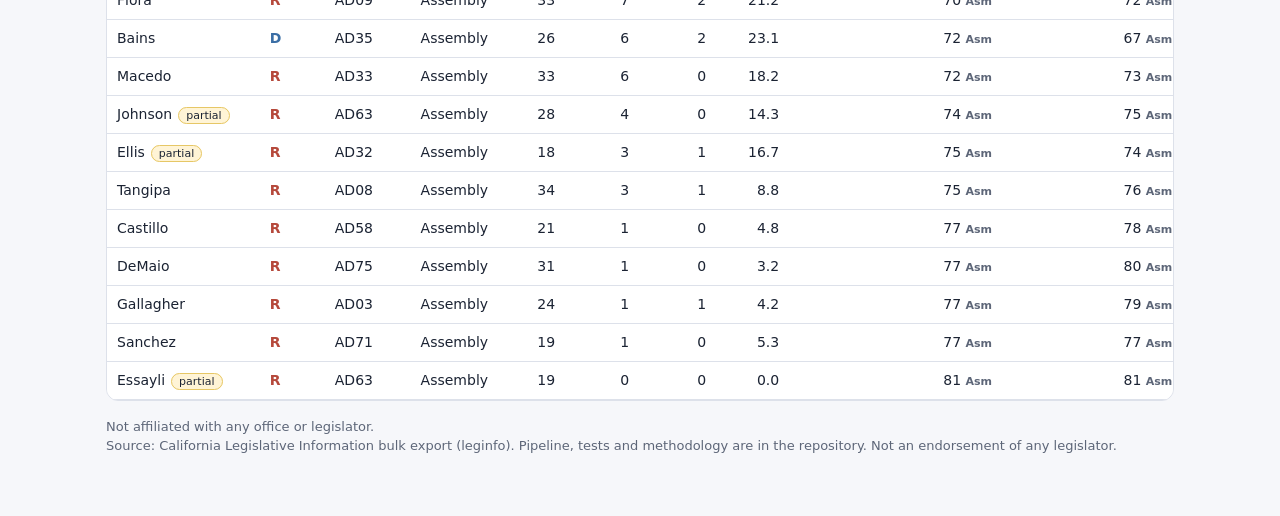
<file: site/scorecard.html>
<!doctype html>
<html lang="en">
<head>
<meta charset="utf-8">
<meta name="viewport" content="width=device-width, initial-scale=1">
<link rel="icon" href="data:,">
<title>Scorecard · Billcast</title>
<meta name="description" content="Nonpartisan scorecard for every California legislator since the 2007-08 session, rebuilt from official bulk data by a reproducible pipeline.">
<link rel="stylesheet" href="common.css">
<style>
:root{--bg:#f6f7fa;--panel:#fff;--ink:#1b2333;--muted:#5d6678;--line:#dde1ea;--navy:#14213d;--gold:#f2a900;--d:#3a6ea5;--r:#b5483b;--hi:#fff4d6}
@media (prefers-color-scheme:dark){:root{--bg:#0f1521;--panel:#171f2f;--ink:#e8ecf4;--muted:#9aa4b8;--line:#2a3550;--navy:#e8ecf4;--hi:#3a3115;--d:#6f9fd4;--r:#d97a6c}}
*{box-sizing:border-box}
body{margin:0;background:var(--bg);color:var(--ink);font:15px/1.5 system-ui,-apple-system,Segoe UI,Roboto,sans-serif}
header{background:#14213d;color:#fff;padding:26px 16px 20px}
.wrap{max-width:1100px;margin:0 auto;padding:0 16px}header .wrap{padding:0}
h1{margin:0 0 6px;font:700 28px/1.2 Georgia,Cambria,serif}
header p{margin:0;color:#c9d2e6;max-width:72ch}
main{padding:18px 0 60px}
.controls{display:flex;flex-wrap:wrap;gap:12px 20px;align-items:flex-end;background:var(--panel);border:1px solid var(--line);border-radius:12px;padding:14px 16px;margin-bottom:14px}
.ctl label{display:block;font-size:12px;font-weight:600;color:var(--muted);text-transform:uppercase;letter-spacing:.04em;margin-bottom:5px}
.seg{display:inline-flex;border:1px solid var(--line);border-radius:8px;overflow:hidden}
.seg button{background:var(--panel);color:var(--ink);border:0;padding:7px 12px;font:500 14px system-ui,sans-serif;cursor:pointer;border-right:1px solid var(--line)}
.seg button:last-child{border-right:0}
.seg button[aria-pressed=true]{background:var(--navy);color:var(--panel);font-weight:600}
input[type=search]{background:var(--panel);color:var(--ink);border:1px solid var(--line);border-radius:8px;padding:7px 10px;font:500 14px system-ui,sans-serif;min-width:200px}
.note{background:var(--hi);border:1px solid #e6c766;border-radius:12px;padding:10px 14px;margin-bottom:14px;font-size:14px}
.card{background:var(--panel);border:1px solid var(--line);border-radius:12px;overflow:auto}
table{width:100%;border-collapse:collapse;font-size:14px}
th,td{padding:8px 10px;border-bottom:1px solid var(--line);text-align:right;white-space:nowrap}
th:nth-child(-n+4),td:nth-child(-n+4){text-align:left}
th{position:sticky;top:0;background:var(--panel);cursor:pointer;font-size:12px;text-transform:uppercase;letter-spacing:.04em;color:var(--muted)}
th[aria-sort]{color:var(--ink)}
tbody tr{cursor:pointer}tbody tr:hover{background:var(--hi)}
.D{color:var(--d);font-weight:700}.R{color:var(--r);font-weight:700}
.rk{font-size:11px;color:var(--muted);font-weight:600}
.muted{color:var(--muted)}.small{font-size:13px}
.tag{font-size:11px;background:var(--hi);border:1px solid #e6c766;border-radius:999px;padding:1px 7px;margin-left:6px}
dialog{max-width:900px;width:94vw;border:1px solid var(--line);border-radius:12px;background:var(--panel);color:var(--ink);padding:18px}
dialog::backdrop{background:rgba(0,0,0,.45)}
dialog h2{margin:0 0 4px}.sub{color:var(--muted);margin:0 0 12px}
dialog table td:nth-child(n){text-align:left;white-space:normal}
.o-signed{color:#2f7d4f;font-weight:600}.o-vetoed{color:var(--r);font-weight:600}.o-not_enacted{color:var(--muted)}
footer{color:var(--muted);font-size:13px;margin-top:16px}
a{color:var(--d)}
nav{margin-top:12px;display:flex;gap:6px;flex-wrap:wrap}
nav a{color:#c9d2e6;text-decoration:none;font-size:14px;padding:4px 10px;border:1px solid #33456b;border-radius:999px}
nav a[aria-current=page]{background:#fff;color:#14213d;font-weight:600;border-color:#fff}
</style>
</head>
<body>
<header><div class="wrap">
<h1>Legislator Scorecard</h1>
<p>Every legislator, <span id="range"></span> sessions. Bills authored, signed and vetoed, rebuilt from the Legislature's official bulk data. Ranks are within each chamber.</p>
<nav></nav>
</div></header>
<main><div class="wrap">
<div class="controls">
 <div class="ctl"><label for="sess">Session</label><select id="sess"></select></div>
 <div class="ctl"><label>Search</label><input id="q" type="search" placeholder="Name or district (e.g. SD10)"></div>
 <div class="ctl"><label>Chamber</label><div class="seg" id="chamber"><button data-v="all" aria-pressed="true">All</button><button data-v="Assembly">Assembly</button><button data-v="Senate">Senate</button></div></div>
 <div class="ctl"><label>Party</label><div class="seg" id="party"><button data-v="all" aria-pressed="true">All</button><button data-v="D">D</button><button data-v="R">R</button></div></div>
 <div class="ctl"><label>Joint lead authors</label><div class="seg" id="method"><button data-v="all_leads" aria-pressed="true">Count each</button><button data-v="first_listed">First-listed only</button></div></div>
 <div class="ctl"><label>Budget bills</label><div class="seg" id="budget"><button data-v="excl" aria-pressed="true">Excluded</button><button data-v="incl">Included</button></div></div>
 <div class="ctl"><label>Period</label><div class="seg" id="scope"></div></div>
</div>
<div class="note">Ranks are within each chamber: the Assembly (80 members) and the Senate (40) are ranked separately, so with both chambers shown each rank appears twice, marked Asm or Sen. Tied members share a rank and the next rank is skipped. Success rate (signed / introduced) favors members who file fewer bills, so raw counts sit beside it. Members marked <span class="tag">partial</span> joined or left mid-session, so their record covers part of the term. Budget Act bills, which are introduced under the budget chairs' names, are left out of counts and ranks by default; use the Budget bills toggle to include them. The last column shows how many each member has. Year views count introductions by filing year and outcomes by the year of the Governor's action.</div>
<div class="tools"><button class="btn" id="dl">Download CSV</button><button class="btn" id="share">Copy link</button><span class="small muted" id="count"></span></div>
<div class="card"><table id="t"><thead></thead><tbody></tbody></table></div>
<footer>Not affiliated with any office or legislator.<br>Source: California Legislative Information bulk export (leginfo). Pipeline, tests and methodology are in the repository. Not an endorsement of any legislator.</footer>
</div></main>
<dialog id="dlg"><div id="dbody"></div><form method="dialog"><button>Close</button></form></dialog>
<script src="data/sessions.js"></script>
<script src="common.js"></script>
<script>
CL.nav("scorecard.html");
const {esc} = CL;
let D = null;
const DEF = {sess: SESSIONS[SESSIONS.length - 1].year, chamber: "all", party: "all", method: "all_leads", scope: "session", budget: "excl", q: "", sort: "rank_signed", dir: 1, m: ""};
const st = CL.readState(DEF);
const COLS = [["member","Member"],["party","Party"],["district","District"],["chamber","Chamber","hide-sm"],["introduced","Intro"],["signed","Signed"],["vetoed","Vetoed"],["rate","Rate %"],["rank_signed","Chamber rank: signed"],["rank_rate","Chamber rank: rate","hide-sm"],["budget_bills","Budget bills","hide-sm"]];
document.getElementById("range").textContent = `${SESSIONS[0].label} through ${SESSIONS[SESSIONS.length - 1].label}`;
const sel = document.getElementById("sess");
sel.innerHTML = [...SESSIONS].reverse().map(x => `<option value="${x.year}">${x.label}${x.complete ? "" : " (in progress)"}</option>`).join("");
if (!SESSIONS.some(x => x.year === +st.sess)) st.sess = DEF.sess;
sel.value = st.sess;
document.getElementById("q").value = st.q;
function scopeButtons(y) {
  document.getElementById("scope").innerHTML = [["session","Session"],[y,y],[y+1,y+1]].filter(([v]) => D.cards[`${st.method}|${v}|${st.budget}`]).map(([v,l]) =>
    `<button data-v="${v}" aria-pressed="${String(v)===String(st.scope)}">${l}</button>`).join("");
}
function syncButtons() {
  for (const g of ["chamber", "party", "method", "budget"])
    document.querySelectorAll(`#${g} button`).forEach(b => b.setAttribute("aria-pressed", b.dataset.v === String(st[g])));
}
function load(y, first) {
  y = +y;
  CL.load(`data/scorecard_${y}.js`).then(() => {
    D = window.ALLS[y];
    if (st.scope !== "session" && !D.cards[`${st.method}|${st.scope}|${st.budget}`]) st.scope = "session";
    scopeButtons(y); syncButtons(); render();
    if (first && st.m) openMember(st.m);
  });
}
sel.addEventListener("input", e => { st.sess = +e.target.value; st.m = ""; load(st.sess); });
document.querySelectorAll(".seg").forEach(g => g.addEventListener("click", e => {
  const b = e.target.closest("button"); if(!b) return;
  g.querySelectorAll("button").forEach(x => x.setAttribute("aria-pressed", x===b));
  st[g.id] = b.dataset.v; render();
}));
document.getElementById("q").addEventListener("input", e => { st.q = e.target.value; render(); });
const key = () => st.method + "|" + st.scope + "|" + st.budget;
function rows(){
  const q = st.q.toLowerCase();
  let r = D.cards[key()].filter(x =>
    (st.chamber==="all" || x.chamber===st.chamber) && (st.party==="all" || x.party===st.party) &&
    (!q || (x.member+" "+x.full_name+" "+x.district).toLowerCase().includes(q)));
  const k = st.sort, d = +st.dir;
  return r.sort((a,b) => (typeof a[k]==="string" ? a[k].localeCompare(b[k]) : (a[k]??1e9)-(b[k]??1e9))*d || a.member.localeCompare(b.member));
}
const ch = x => st.chamber === "all" ? ` <span class="rk">${x.chamber === "Senate" ? "Sen" : "Asm"}</span>` : "";
function render(){
  CL.writeState(st, DEF);
  const th = COLS.map(([k,l,c]) => `<th data-k="${k}" class="${c||""}" ${st.sort===k?`aria-sort="${+st.dir>0?"ascending":"descending"}"`:""}>${l}${st.sort===k?(+st.dir>0?" ▲":" ▼"):""}</th>`).join("");
  document.querySelector("#t thead").innerHTML = "<tr>"+th+"</tr>";
  const R = rows();
  document.getElementById("count").textContent = `${R.length} members`;
  document.querySelector("#t tbody").innerHTML = R.map(x => `<tr data-m="${esc(x.member)}">
   <td>${esc(x.member)}${x.partial_term?'<span class="tag">partial</span>':""}</td><td class="${x.party}">${x.party}</td><td>${x.district}</td><td class="hide-sm">${x.chamber}</td>
   <td>${x.introduced}</td><td>${x.signed}</td><td>${x.vetoed}</td><td>${x.rate.toFixed(1)}</td><td>${x.rank_signed}${ch(x)}</td><td class="hide-sm">${x.rank_rate}${ch(x)}</td><td class="hide-sm">${x.budget_bills||""}</td></tr>`).join("");
}
document.querySelector("#t thead").addEventListener("click", e => {
  const h = e.target.closest("th"); if(!h) return;
  const k = h.dataset.k; st.dir = st.sort===k ? -st.dir : 1; st.sort = k; render();
});
document.querySelector("#t tbody").addEventListener("click", e => {
  const tr = e.target.closest("tr"); if(tr) openMember(tr.dataset.m);
});
function openMember(m) {
  const c = D.cards[key()].find(x => x.member === m);
  if (!c) return;
  st.m = m; CL.writeState(st, DEF);
  const dlg = document.getElementById("dlg");
  const head = `<h2>${esc(c.full_name)}</h2>
   <p class="sub">${c.chamber} ${c.district} · ${c.party} · ${D.label}: ${c.introduced} introduced, ${c.signed} signed, ${c.vetoed} vetoed (${c.rate.toFixed(1)}%)${c.partial_term?" · partial term":""}</p>
   <p><a href="legislator.html?p=${encodeURIComponent(c.slug)}">Ten-year record, committees and votes</a></p>`;
  document.getElementById("dbody").innerHTML = head + '<p class="loading">Loading bills…</p>';
  if (!dlg.open) dlg.showModal();
  CL.load(`data/people/${c.slug}.js`).then(() => {
    const P = window.PEOPLE[c.slug], I = Object.fromEntries(P.bill_cols.map((k, i) => [k, i]));
    let b = P.bills.filter(x => x[I.session] === D.session && (st.method === "all_leads" || x[I.first_listed]) && (st.budget === "incl" || !x[I.budget]));
    document.getElementById("dbody").innerHTML = head + `<table><thead><tr><th>Bill</th><th>Title</th><th>Introduced</th><th>Outcome</th><th>Date</th></tr></thead><tbody>` +
      b.map(x => `<tr><td><a href="${CL.leginfo(D.session, x[I.bill_id])}" target="_blank" rel="noopener">${x[I.bill_id]}</a>${x[I.joint]?" (joint)":""}${x[I.budget]?" (budget)":""}</td><td>${esc(x[I.title])}</td><td>${x[I.introduced]}</td><td class="o-${x[I.outcome]}">${x[I.outcome].replace("_"," ")}</td><td>${x[I.action_date]}</td></tr>`).join("") + "</tbody></table>";
  }).catch(() => { document.getElementById("dbody").innerHTML = head + "<p>Could not load this member's bills.</p>"; });
}
document.getElementById("dlg").addEventListener("close", () => { st.m = ""; CL.writeState(st, DEF); });
document.getElementById("dl").addEventListener("click", () => {
  const cols = ["member","full_name","party","district","chamber","introduced","sent","signed","vetoed","rate","rank_signed","rank_rate","partial_term","budget_bills"];
  CL.csv(`ca-scorecard-${D.label}-${st.scope}-${st.method}-budget-${st.budget}.csv`, rows(), cols);
});
CL.shareButton(document.getElementById("share"));
load(st.sess, true);
</script>
</body>
</html>
</file>
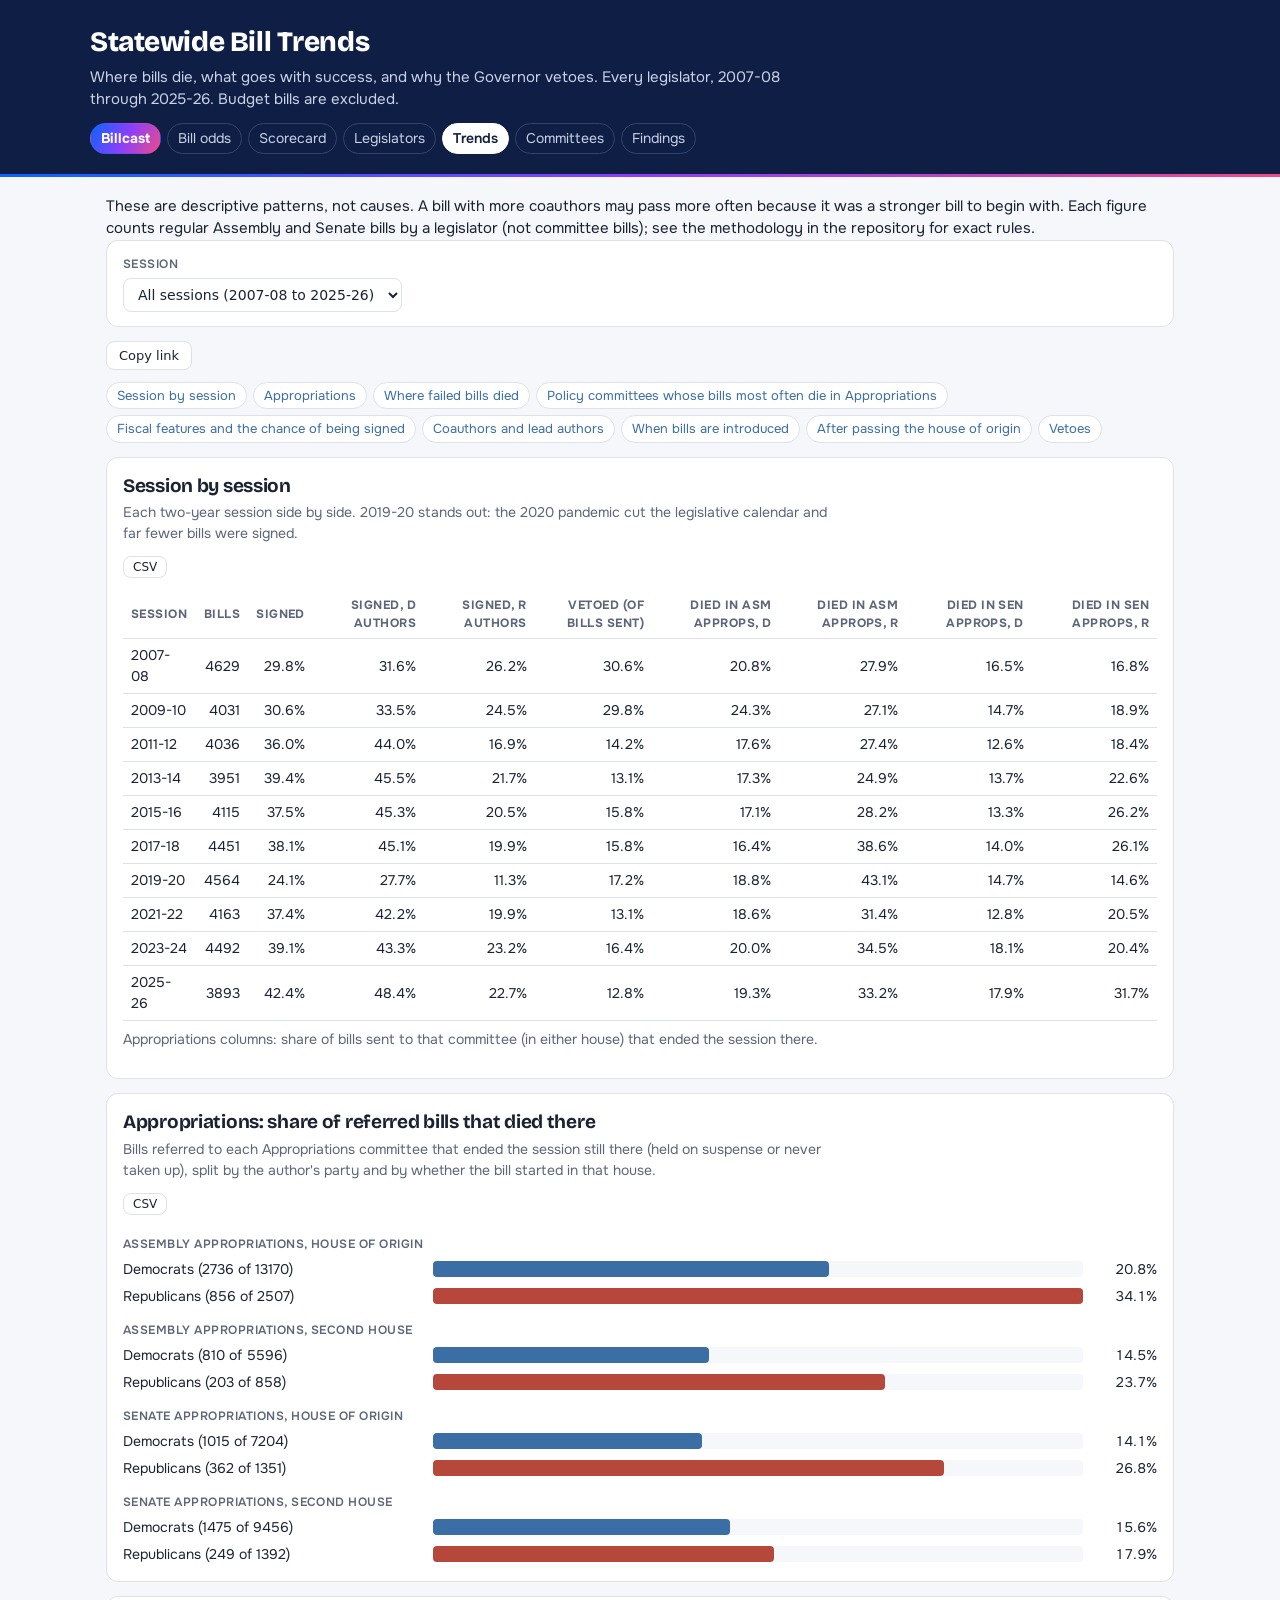
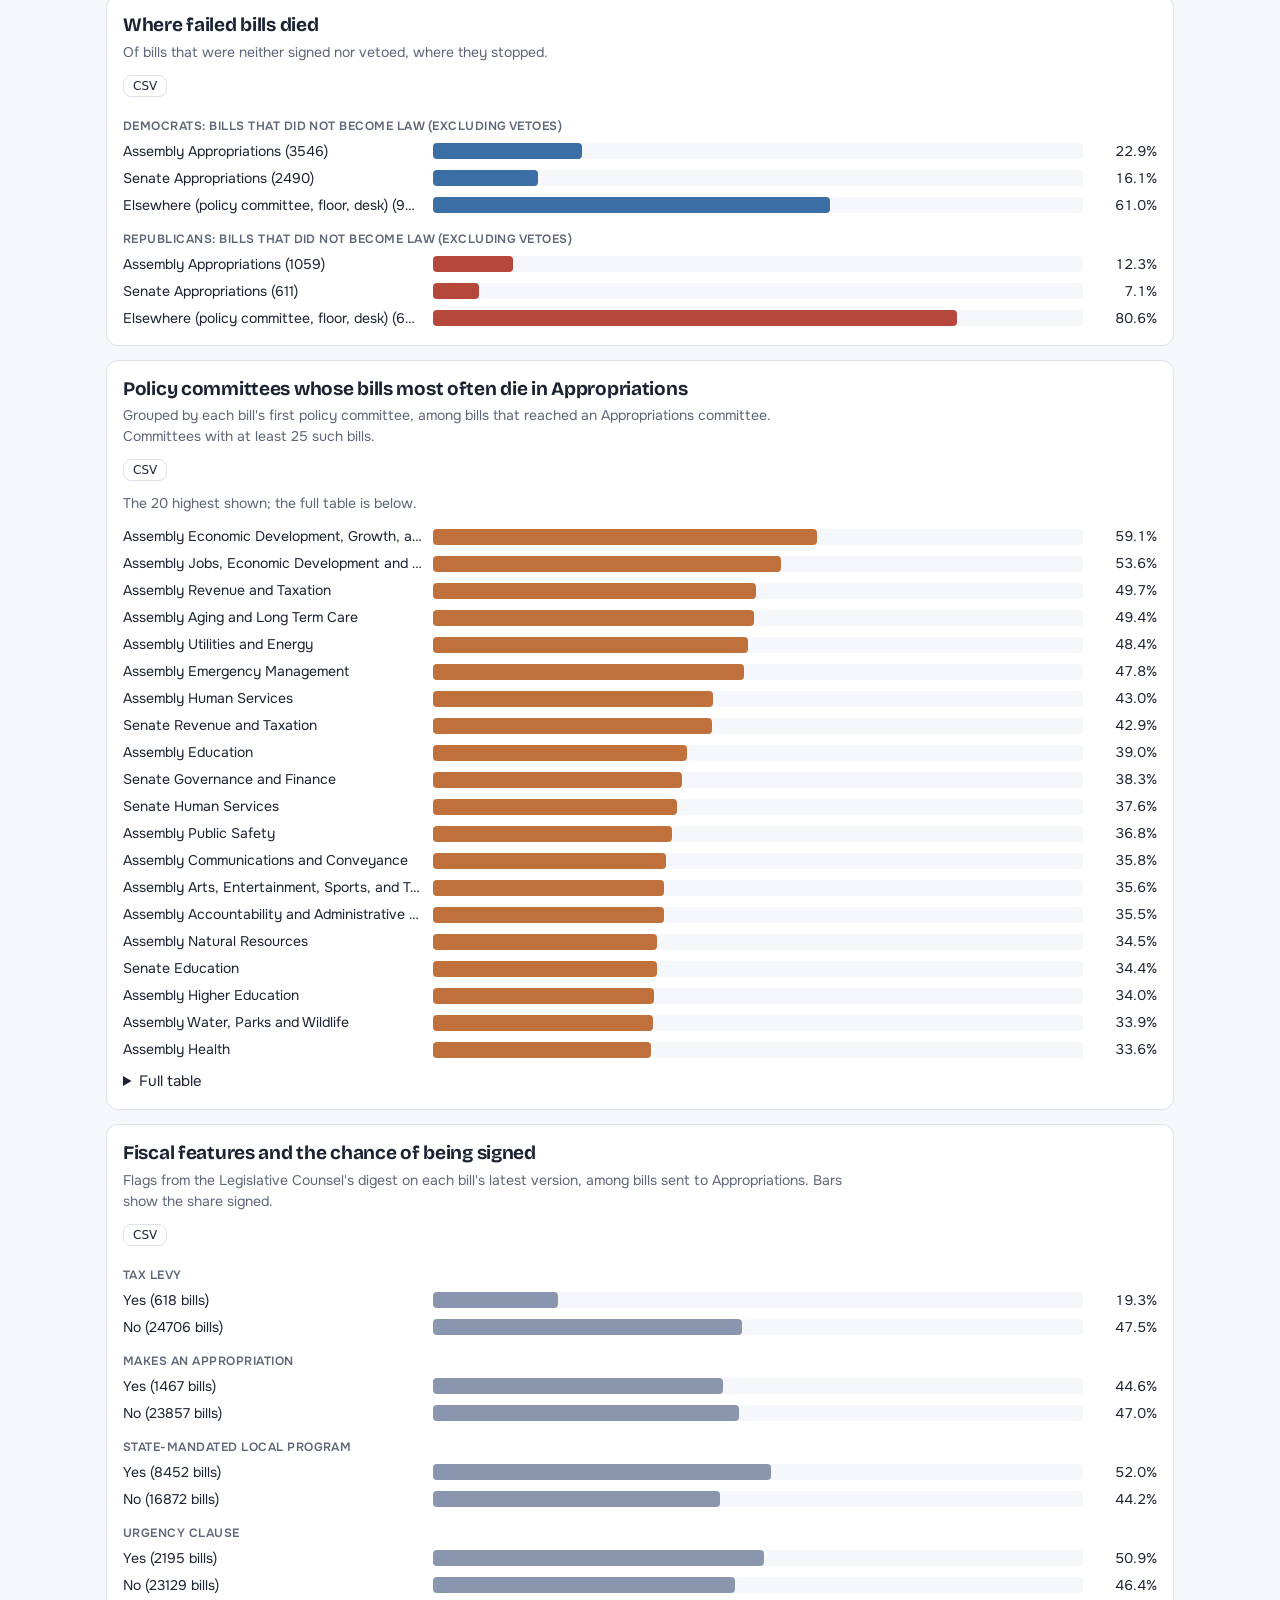
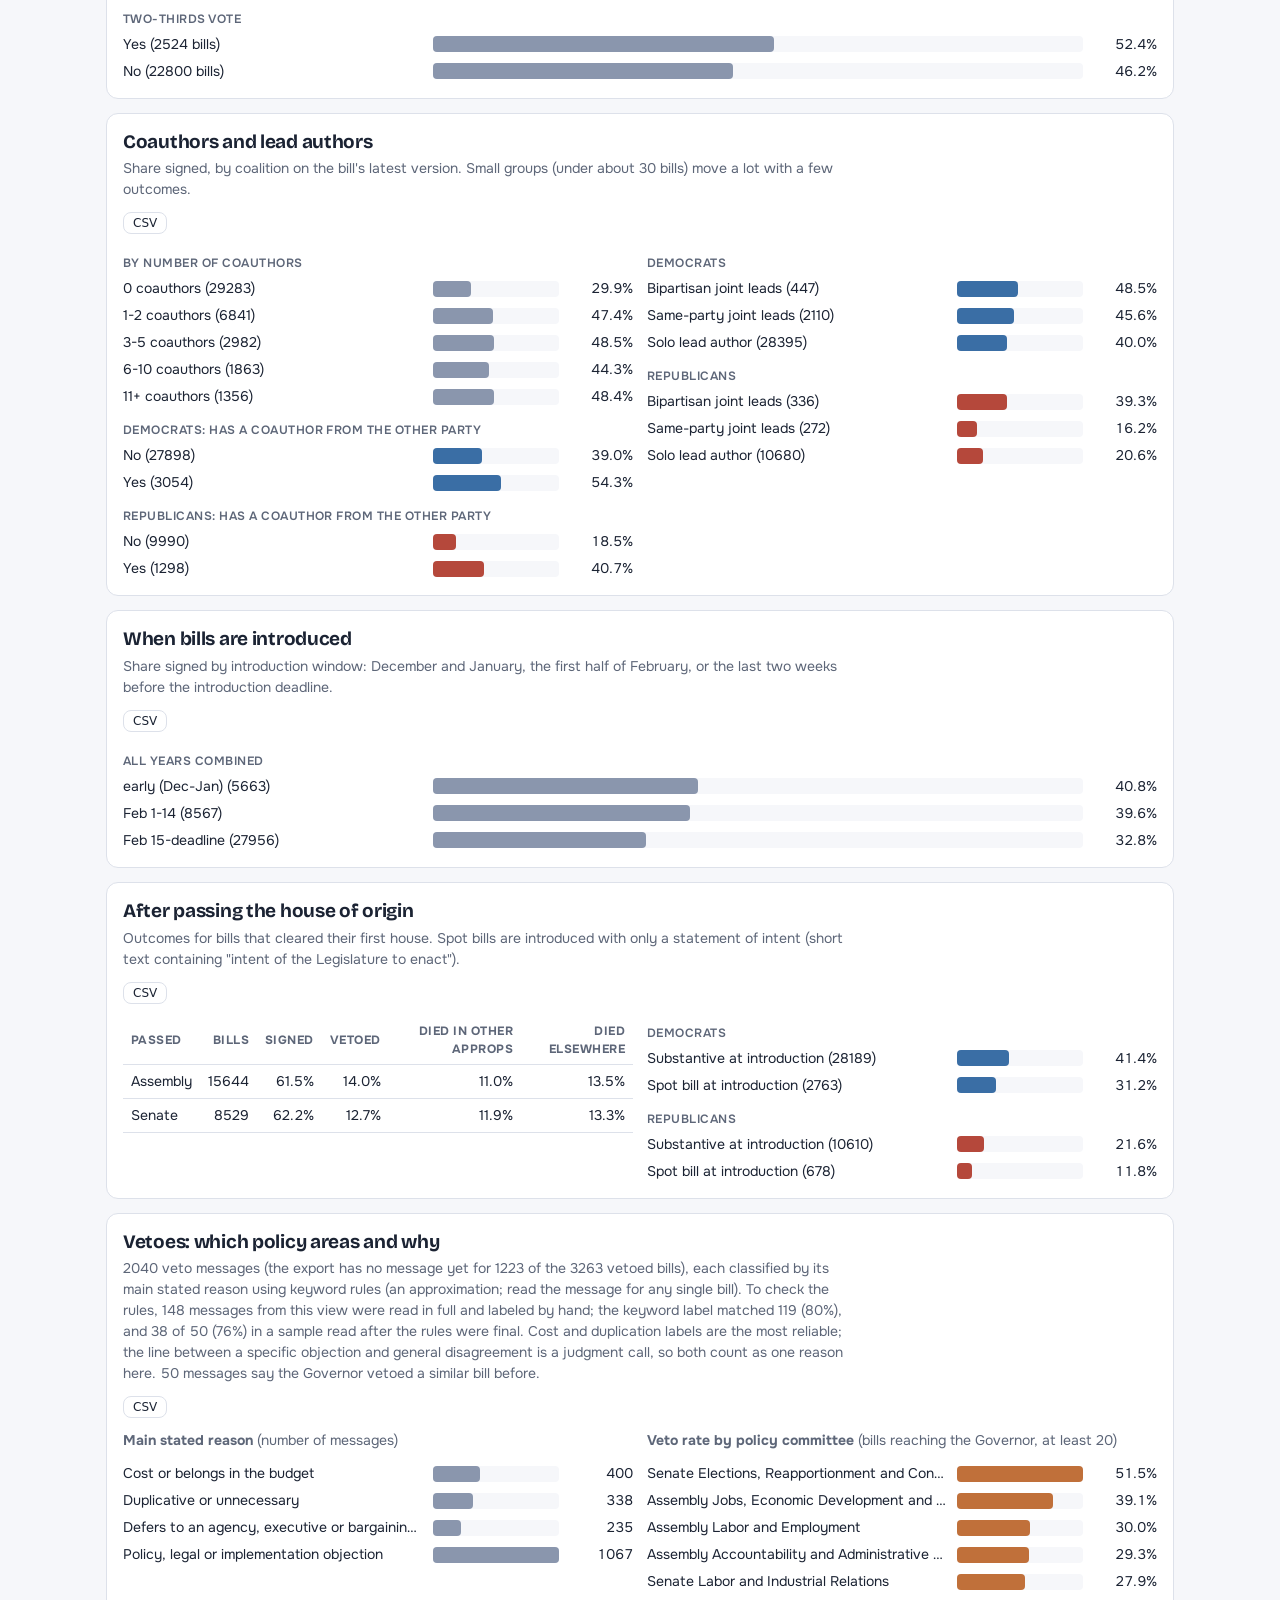
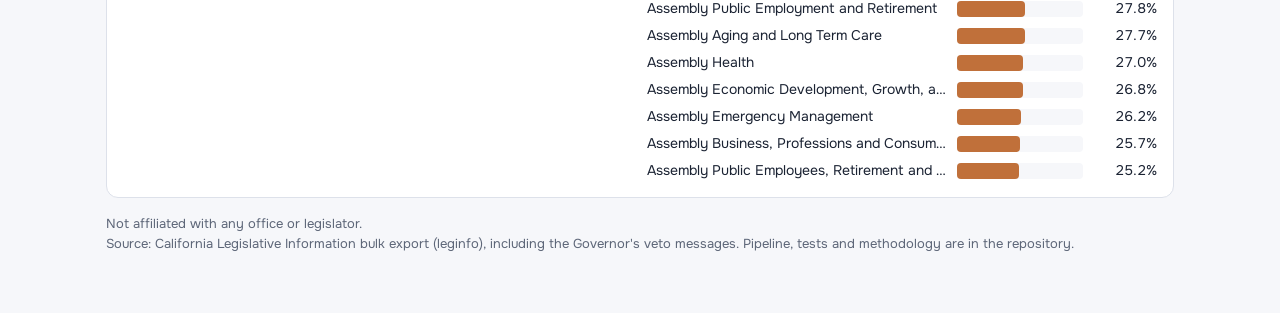
<file: site/trends.html>
<!doctype html>
<html lang="en">
<head>
<meta charset="utf-8">
<meta name="viewport" content="width=device-width, initial-scale=1">
<link rel="icon" href="data:,">
<title>Statewide Bill Trends · Billcast</title>
<meta name="description" content="Where California bills die, what predicts it, and why the Governor vetoes. Every legislator since the 2007-08 session, from official bulk data.">
<style>
:root{--bg:#f6f7fa;--panel:#fff;--ink:#1b2333;--muted:#5d6678;--line:#dde1ea;--navy:#14213d;--gold:#f2a900;--d:#3a6ea5;--r:#b5483b;--hi:#fff4d6}
@media (prefers-color-scheme:dark){:root{--bg:#0f1521;--panel:#171f2f;--ink:#e8ecf4;--muted:#9aa4b8;--line:#2a3550;--navy:#e8ecf4;--hi:#3a3115;--d:#6f9fd4;--r:#d97a6c}}
*{box-sizing:border-box}
body{margin:0;background:var(--bg);color:var(--ink);font:15px/1.5 system-ui,-apple-system,Segoe UI,Roboto,sans-serif}
header{background:#14213d;color:#fff;padding:26px 16px 20px}
.wrap{max-width:1100px;margin:0 auto;padding:0 16px}header .wrap{padding:0}
h1{margin:0 0 6px;font:700 28px/1.2 Georgia,Cambria,serif}
header p{margin:0;color:#c9d2e6;max-width:72ch}
main{padding:18px 0 60px}
.controls{display:flex;flex-wrap:wrap;gap:12px 20px;align-items:flex-end;background:var(--panel);border:1px solid var(--line);border-radius:12px;padding:14px 16px;margin-bottom:14px}
.ctl label{display:block;font-size:12px;font-weight:600;color:var(--muted);text-transform:uppercase;letter-spacing:.04em;margin-bottom:5px}
.seg{display:inline-flex;border:1px solid var(--line);border-radius:8px;overflow:hidden}
.seg button{background:var(--panel);color:var(--ink);border:0;padding:7px 12px;font:500 14px system-ui,sans-serif;cursor:pointer;border-right:1px solid var(--line)}
.seg button:last-child{border-right:0}
.seg button[aria-pressed=true]{background:var(--navy);color:var(--panel);font-weight:600}
input[type=search]{background:var(--panel);color:var(--ink);border:1px solid var(--line);border-radius:8px;padding:7px 10px;font:500 14px system-ui,sans-serif;min-width:200px}
nav{margin-top:12px;display:flex;gap:6px;flex-wrap:wrap}
nav a{color:#c9d2e6;text-decoration:none;font-size:14px;padding:4px 10px;border:1px solid #33456b;border-radius:999px}
nav a[aria-current=page]{background:#fff;color:#14213d;font-weight:600;border-color:#fff}
footer{color:var(--muted);font-size:13px;margin-top:16px}
a{color:var(--d)}
.D{color:var(--d);font-weight:700}.R{color:var(--r);font-weight:700}
.o-signed{color:#2f7d4f;font-weight:600}.o-vetoed{color:var(--r);font-weight:600}.o-not_enacted{color:var(--muted)}

section{background:var(--panel);border:1px solid var(--line);border-radius:12px;padding:16px;margin-bottom:14px}
section h2{margin:0 0 4px;font:700 19px/1.3 Georgia,Cambria,serif}
section .lede{color:var(--muted);margin:0 0 12px;font-size:14px;max-width:80ch}
.bars{display:grid;grid-template-columns:minmax(120px,300px) 1fr 64px;gap:6px 10px;align-items:center;font-size:14px}
.bars .lbl{overflow:hidden;text-overflow:ellipsis;white-space:nowrap}
.bars .track{background:var(--bg);border-radius:4px;height:16px;position:relative}
.bars .fill{height:100%;border-radius:4px;background:#8a96ad}
.bars .fill.D{background:var(--d)}.bars .fill.R{background:var(--r)}.bars .fill.bad{background:#c0703a}
.bars .val{text-align:right;font-variant-numeric:tabular-nums}
.bars .grp{grid-column:1/-1;font-size:12px;font-weight:600;text-transform:uppercase;letter-spacing:.04em;color:var(--muted);margin-top:8px}
table{width:100%;border-collapse:collapse;font-size:14px}
th,td{padding:6px 8px;border-bottom:1px solid var(--line);text-align:right}
th:first-child,td:first-child{text-align:left}
th{font-size:12px;text-transform:uppercase;letter-spacing:.04em;color:var(--muted)}
.grid2{display:grid;grid-template-columns:1fr 1fr;gap:14px}
@media (max-width:760px){.grid2{grid-template-columns:1fr}.bars{grid-template-columns:minmax(90px,140px) 1fr 52px}}
.toc{display:flex;flex-wrap:wrap;gap:6px;margin-bottom:14px}
.toc a{font-size:13px;background:var(--panel);border:1px solid var(--line);border-radius:999px;padding:3px 10px;text-decoration:none}
[hidden]{display:none!important}
.grid2>div,.layout>div{min-width:0}
</style>
<link rel="stylesheet" href="common.css">
</head>
<body>
<header><div class="wrap">
<h1>Statewide Bill Trends</h1>
<p>Where bills die, what goes with success, and why the Governor vetoes. Every legislator, <span id="range"></span>. Budget bills are excluded.</p>
<nav></nav>
</div></header>
<main><div class="wrap">
<div class="note">These are descriptive patterns, not causes. A bill with more coauthors may pass more often because it was a stronger bill to begin with. Each figure counts regular Assembly and Senate bills by a legislator (not committee bills); see the methodology in the repository for exact rules.</div>
<div class="controls" style="display:flex;flex-wrap:wrap;gap:12px 20px;align-items:flex-end;background:var(--panel);border:1px solid var(--line);border-radius:12px;padding:14px 16px;margin-bottom:14px">
 <div><label for="sess" style="display:block;font-size:12px;font-weight:600;color:var(--muted);text-transform:uppercase;letter-spacing:.04em;margin-bottom:5px">Session</label>
 <select id="sess" style="background:var(--panel);color:var(--ink);border:1px solid var(--line);border-radius:8px;padding:7px 10px;font:500 14px system-ui,sans-serif"></select></div>
</div>
<div class="tools"><button class="btn" id="share">Copy link</button></div>
<div class="toc" id="toc"></div>
<section id="over"><h2>Session by session</h2><p class="lede">Each two-year session side by side. 2019-20 stands out: the 2020 pandemic cut the legislative calendar and far fewer bills were signed.</p><div class="tools"><button class="btn sm" id="overcsv">CSV</button></div><div id="overbody"></div></section>
<div id="out"></div>
<footer>Not affiliated with any office or legislator.<br>Source: California Legislative Information bulk export (leginfo), including the Governor's veto messages. Pipeline, tests and methodology are in the repository.</footer>
</div></main>
<script src="common.js"></script>
<script src="insights.js"></script>
<script>
CL.nav("trends.html");
let T;
const KEYS = Object.keys(INSIGHTS.trends).filter(k => /^\d{4}$/.test(k)).sort().reverse();
const FIRST = CL.label(KEYS[KEYS.length - 1]), LAST = CL.label(KEYS[0]);
document.getElementById("range").textContent = `${FIRST} through ${LAST}`;
const lab = k => k === "all" ? `All sessions (${FIRST} to ${LAST})` : CL.label(k);
document.getElementById("sess").innerHTML = ["all", ...KEYS].map(k => `<option value="${k}">${lab(k)}</option>`).join("");
const DEF = {s: "all"}, ST = CL.readState(DEF);
if (!["all", ...KEYS].includes(ST.s)) ST.s = "all";
document.getElementById("sess").value = ST.s;
const esc = CL.esc;
const CSV = {};
const pct = v => v == null ? "–" : v.toFixed(1) + "%";
const PN = {D:"Democrats", R:"Republicans"};
function bars(rows, opt = {}) {
  const max = opt.max || Math.max(...rows.filter(r => !r.grp).map(r => r.v), 1);
  return '<div class="bars">' + rows.map(r => r.grp ? `<div class="grp">${esc(r.grp)}</div>` :
    `<div class="lbl" title="${esc(r.title || r.l)}">${esc(r.l)}</div><div class="track"><div class="fill ${r.c || ""}" style="width:${100 * r.v / max}%"></div></div><div class="val">${r.txt ?? pct(r.v)}</div>`).join("") + "</div>";
}
function table(cols, rows) {
  return "<div style='overflow:auto'><table><thead><tr>" + cols.map(c => `<th>${c[1]}</th>`).join("") + "</tr></thead><tbody>" +
    rows.map(r => "<tr>" + cols.map(c => `<td>${c[2] ? c[2](r[c[0]], r) : esc(r[c[0]])}</td>`).join("") + "</tr>").join("") + "</tbody></table></div>";
}
let S = [];
function draw(key) {
T = INSIGHTS.trends[key]; S = [];
function sec(id, title, lede, body, data) {
  if (data) CSV[id] = data;
  S.push(`<section id="${id}"><h2>${esc(title)}</h2><p class="lede">${lede}</p>${data ? `<div class="tools"><button class="btn sm" data-csv="${id}">CSV</button></div>` : ""}${body}</section>`);
}

// 1. Appropriations by party
{
  const r = [];
  for (const c of ["Assembly Appropriations", "Senate Appropriations"]) for (const st of ["House of origin", "Second house"]) {
    r.push({grp: `${c}, ${st.toLowerCase()}`});
    for (const x of T.appropriations_by_party.filter(x => x.committee === c && x.stage === st))
      r.push({l: `${PN[x.party]} (${x.died} of ${x.sent})`, v: x.pct_died, c: x.party});
  }
  sec("approps", "Appropriations: share of referred bills that died there", "Bills referred to each Appropriations committee that ended the session still there (held on suspense or never taken up), split by the author's party and by whether the bill started in that house.", bars(r), T.appropriations_by_party);
}
// 2. Where failed bills died
{
  const r = [];
  for (const p of ["D", "R"]) { r.push({grp: PN[p] + ": bills that did not become law (excluding vetoes)"});
    for (const x of T.where_failed_bills_died.filter(x => x.party === p)) r.push({l: `${x.where} (${x.bills})`, v: x.pct, c: p}); }
  sec("where", "Where failed bills died", "Of bills that were neither signed nor vetoed, where they stopped.", bars(r, {max: 100}), T.where_failed_bills_died);
}
// 3. Policy committee risk
sec("areas", "Policy committees whose bills most often die in Appropriations",
  "Grouped by each bill's first policy committee, among bills that reached an Appropriations committee. Committees with at least 25 such bills.",
  (T.policy_area_risk.length > 20 ? '<p class="lede">The 20 highest shown; the full table is below.</p>' : "") +
  bars(T.policy_area_risk.slice(0, 20).map(x => ({l: x.policy_area, v: x.pct_died, c: "bad", txt: `${pct(x.pct_died)}`, title: `${x.policy_area}: ${x.died} of ${x.sent} died, ${pct(x.pct_signed)} signed`})), {max: 100}) +
  "<details style='margin-top:10px'><summary>Full table</summary>" + table([["policy_area","Policy committee"],["sent","Bills"],["died","Died in Approps"],["pct_died","% died",pct],["pct_signed","% signed",pct]], T.policy_area_risk) + "</details>", T.policy_area_risk);
// 4. Fiscal flags
{
  const r = [];
  for (const f of [...new Set(T.fiscal_flags.map(x => x.flag))]) { r.push({grp: f});
    for (const x of T.fiscal_flags.filter(x => x.flag === f)) r.push({l: `${x.has_flag ? "Yes" : "No"} (${x.bills} bills)`, v: x.pct_signed}); }
  sec("fiscal", "Fiscal features and the chance of being signed", "Flags from the Legislative Counsel's digest on each bill's latest version, among bills sent to Appropriations. Bars show the share signed.", bars(r, {max: 100}), T.fiscal_flags);
}
// 5. Coalition
{
  const c = T.coalition, r = [{grp: "By number of coauthors"}];
  for (const x of c.by_coauthors) r.push({l: `${x.coauthors} coauthors (${x.bills})`, v: x.pct_signed});
  for (const p of ["D", "R"]) { r.push({grp: `${PN[p]}: has a coauthor from the other party`});
    for (const x of c.cross_party.filter(x => x.party === p)) r.push({l: `${x.has_other_party_coauthor ? "Yes" : "No"} (${x.bills})`, v: x.pct_signed, c: p}); }
  const r2 = [];
  for (const p of ["D", "R"]) { r2.push({grp: PN[p]});
    for (const x of c.lead_structure.filter(x => x.party === p)) r2.push({l: `${x.structure} (${x.bills})`, v: x.pct_signed, c: p}); }
  sec("coalition", "Coauthors and lead authors", "Share signed, by coalition on the bill's latest version. Small groups (under about 30 bills) move a lot with a few outcomes.",
    `<div class="grid2"><div>${bars(r, {max: 100})}</div><div>${bars(r2, {max: 100})}</div></div>`,
    [...c.by_coauthors.map(x => ({table: "by_coauthors", ...x})), ...c.cross_party.map(x => ({table: "cross_party", ...x})), ...c.lead_structure.map(x => ({table: "lead_structure", ...x}))]);
}
// 6. Timing
{
  const order = ["early (Dec-Jan)", "Feb 1-14", "Feb 15-deadline"], r = [];
  const yrs = [...new Set(T.timing.map(t => t.filed_year))].sort();
  if (yrs.length > 2) {
    r.push({grp: "All years combined"});
    for (const w of order) { const xs = T.timing.filter(t => t.filing_window === w), n = xs.reduce((a, t) => a + t.bills, 0), sgn = xs.reduce((a, t) => a + t.signed, 0);
      if (n) r.push({l: `${w} (${n})`, v: 100 * sgn / n}); }
  } else for (const y of yrs) { r.push({grp: `Introduced in ${y}`});
    for (const w of order) { const x = T.timing.find(t => t.filed_year === y && t.filing_window === w); if (x) r.push({l: `${w} (${x.bills})`, v: x.pct_signed}); } }
  sec("timing", "When bills are introduced", "Share signed by introduction window: December and January, the first half of February, or the last two weeks before the introduction deadline.", bars(r, {max: 100}), T.timing);
}
// 7. Second house + spot bills
{
  const r = T.second_house.map(x => ({passed: x.passed, ...x}));
  const sb = []; for (const p of ["D", "R"]) { sb.push({grp: PN[p]});
    for (const x of T.spot_bills.filter(x => x.party === p)) sb.push({l: `${x.spot_bill ? "Spot bill at introduction" : "Substantive at introduction"} (${x.bills})`, v: x.pct_signed, c: p}); }
  sec("second", "After passing the house of origin", "Outcomes for bills that cleared their first house. Spot bills are introduced with only a statement of intent (short text containing \"intent of the Legislature to enact\").",
    `<div class="grid2"><div>${table([["passed","Passed"],["bills","Bills"],["pct_signed","Signed",pct],["pct_vetoed","Vetoed",pct],["pct_died_other_appr","Died in other Approps",pct],["pct_died_other_elsewhere","Died elsewhere",pct]], r)}</div><div>${bars(sb, {max: 100})}</div></div>`,
    [...T.second_house.map(x => ({table: "second_house", ...x})), ...T.spot_bills.map(x => ({table: "spot_bills", ...x}))]);
}
// 8. Vetoes
{
  const v = T.veto_reasons, rv = v.review || {};
  const rr = v.summary.map(x => ({l: x.reason, v: x.primary, txt: String(x.primary)}));
  const gap = v.vetoed_bills - v.messages;
  const check = rv.reviewed ? ` To check the rules, ${rv.reviewed} messages from this view were read in full and labeled by hand; the keyword label matched ${rv.agree} (${CL.pct(rv.agree, rv.reviewed)})${rv.held_out_reviewed ? `, and ${rv.held_out_agree} of ${rv.held_out_reviewed} (${CL.pct(rv.held_out_agree, rv.held_out_reviewed)}) in a sample read after the rules were final` : ""}. Cost and duplication labels are the most reliable; the line between a specific objection and general disagreement is a judgment call, so both count as one reason here.` : "";
  sec("vetoes", "Vetoes: which policy areas and why",
    `${v.messages} veto messages${gap > 0 ? ` (the export has no message yet for ${gap} of the ${v.vetoed_bills} vetoed bills)` : ""}, each classified by its main stated reason using keyword rules (an approximation; read the message for any single bill).${check} ${v.repeat.length} messages say the Governor vetoed a similar bill before${v.repeat.length <= 12 ? ": " + v.repeat.map(x => esc(x.bill_id)).join(", ") : ""}.`,
    `<div class="grid2"><div><div class="lede"><b>Main stated reason</b> (number of messages)</div>${bars(rr)}</div><div><div class="lede"><b>Veto rate by policy committee</b> (bills reaching the Governor, at least 20)</div>${bars(T.veto_rate_by_area.slice(0, 12).map(x => ({l: x.policy_area, v: x.pct_vetoed, c: "bad", title: `${x.vetoed} of ${x.sent} vetoed`})))}</div></div>`,
    [...v.summary.map(x => ({table: "veto_reasons", ...x})), ...T.veto_rate_by_area.map(x => ({table: "veto_rate_by_area", ...x}))]);
}
document.getElementById("out").innerHTML = S.join("");
document.getElementById("toc").innerHTML = [...document.querySelectorAll("section")].map(s => `<a href="#${s.id}">${esc(s.querySelector("h2").textContent.split(":")[0])}</a>`).join("");
}
// Ten-year overview (independent of the session picker)
{
  const O = INSIGHTS.trends.over_time;
  const t = (cols) => "<div style='overflow:auto'><table><thead><tr><th>Session</th>" + cols.map(c => `<th>${c[1]}</th>`).join("") + "</tr></thead><tbody>" +
    O.map(o => "<tr><td>" + o.label + (o.complete === false ? " <span class='small'>(in progress)</span>" : "") + "</td>" + cols.map(c => `<td>${c[2] ? c[2](o[c[0]]) : o[c[0]]}</td>`).join("") + "</tr>").join("") + "</tbody></table></div>";
  const P = v => v == null ? "–" : v.toFixed(1) + "%";
  document.getElementById("overbody").innerHTML = t([["bills","Bills"],["signed_pct","Signed",P],["signed_pct_D","Signed, D authors",P],["signed_pct_R","Signed, R authors",P],["vetoed_pct_of_sent","Vetoed (of bills sent)",P],
    ["died_Assembly_appr_pct_D","Died in Asm Approps, D",P],["died_Assembly_appr_pct_R","Died in Asm Approps, R",P],["died_Senate_appr_pct_D","Died in Sen Approps, D",P],["died_Senate_appr_pct_R","Died in Sen Approps, R",P]]) +
    "<p class='lede' style='margin-top:8px'>Appropriations columns: share of bills sent to that committee (in either house) that ended the session there.</p>";
}
function allKeys(rows) { const k = []; for (const r of rows) for (const x of Object.keys(r)) if (!k.includes(x)) k.push(x); return k; }
document.getElementById("out").addEventListener("click", e => {
  const b = e.target.closest("[data-csv]"); if (!b) return;
  const rows = CSV[b.dataset.csv].map(r => Object.fromEntries(Object.entries(r).map(([k, v]) => [k, typeof v === "object" && v ? JSON.stringify(v) : v])));
  CL.csv(`ca-trends-${b.dataset.csv}-${ST.s === "all" ? "all-sessions" : CL.label(ST.s)}.csv`, rows, allKeys(rows));
});
document.getElementById("overcsv").addEventListener("click", () => CL.csv("ca-trends-by-session.csv", INSIGHTS.trends.over_time, allKeys(INSIGHTS.trends.over_time)));
CL.shareButton(document.getElementById("share"));
const sel = document.getElementById("sess");
sel.addEventListener("input", e => { ST.s = e.target.value; CL.writeState(ST, DEF); draw(ST.s); });
draw(ST.s);
if (location.hash) { const el = document.querySelector(location.hash); if (el) el.scrollIntoView(); }
</script>
</body>
</html>
</file>
<file: site/common.css>
@import url("https://fonts.googleapis.com/css2?family=Bricolage+Grotesque:opsz,wght@12..96,700;12..96,800&family=Onest:wght@400;500;600&display=swap");
/* Billcast look on the data pages: same type, navy and Muse gradient as the home page */
body{font-family:"Onest",ui-sans-serif,system-ui,sans-serif}
header{background:#0F1E45!important;border-bottom:3px solid transparent;border-image:linear-gradient(90deg,#0866FF,#8A3FFC,#EE4B87) 1}
h1,h2,.panel h2{font-family:"Bricolage Grotesque",ui-sans-serif,system-ui,sans-serif!important;letter-spacing:-.015em}
header h1{font-weight:800!important}
nav a.brand{color:#fff!important;border-color:transparent!important;background:linear-gradient(120deg,#0866FF,#8A3FFC,#EE4B87)}
/* Shared by every page: tool buttons (CSV, copy link) and phone layout. */
.tools{display:flex;flex-wrap:wrap;gap:8px;margin:0 0 12px}
.btn{background:var(--panel);color:var(--ink);border:1px solid var(--line);border-radius:8px;padding:6px 12px;font:500 13px system-ui,sans-serif;cursor:pointer;text-decoration:none;display:inline-block}
.btn:hover{border-color:var(--muted)}
.btn.sm{padding:3px 9px;font-size:12px}
select{background:var(--panel);color:var(--ink);border:1px solid var(--line);border-radius:8px;padding:7px 10px;font:500 14px system-ui,sans-serif;max-width:100%}
.loading{color:var(--muted);font-size:14px}
@media (max-width:640px){
  body{font-size:14px}
  header{padding:16px 12px 14px}
  h1{font-size:22px!important}
  header p{font-size:13px}
  .wrap{padding:0 12px}
  nav a{font-size:13px;padding:3px 8px}
  .controls{padding:10px 12px!important;gap:10px 14px!important}
  .seg button{padding:6px 9px;font-size:13px}
  input[type=search]{min-width:0;width:100%}
  .ctl{min-width:0;max-width:100%}
  th,td{padding:6px 6px!important}
  .hide-sm{display:none!important}
  .note{font-size:13px}
}
</file>
